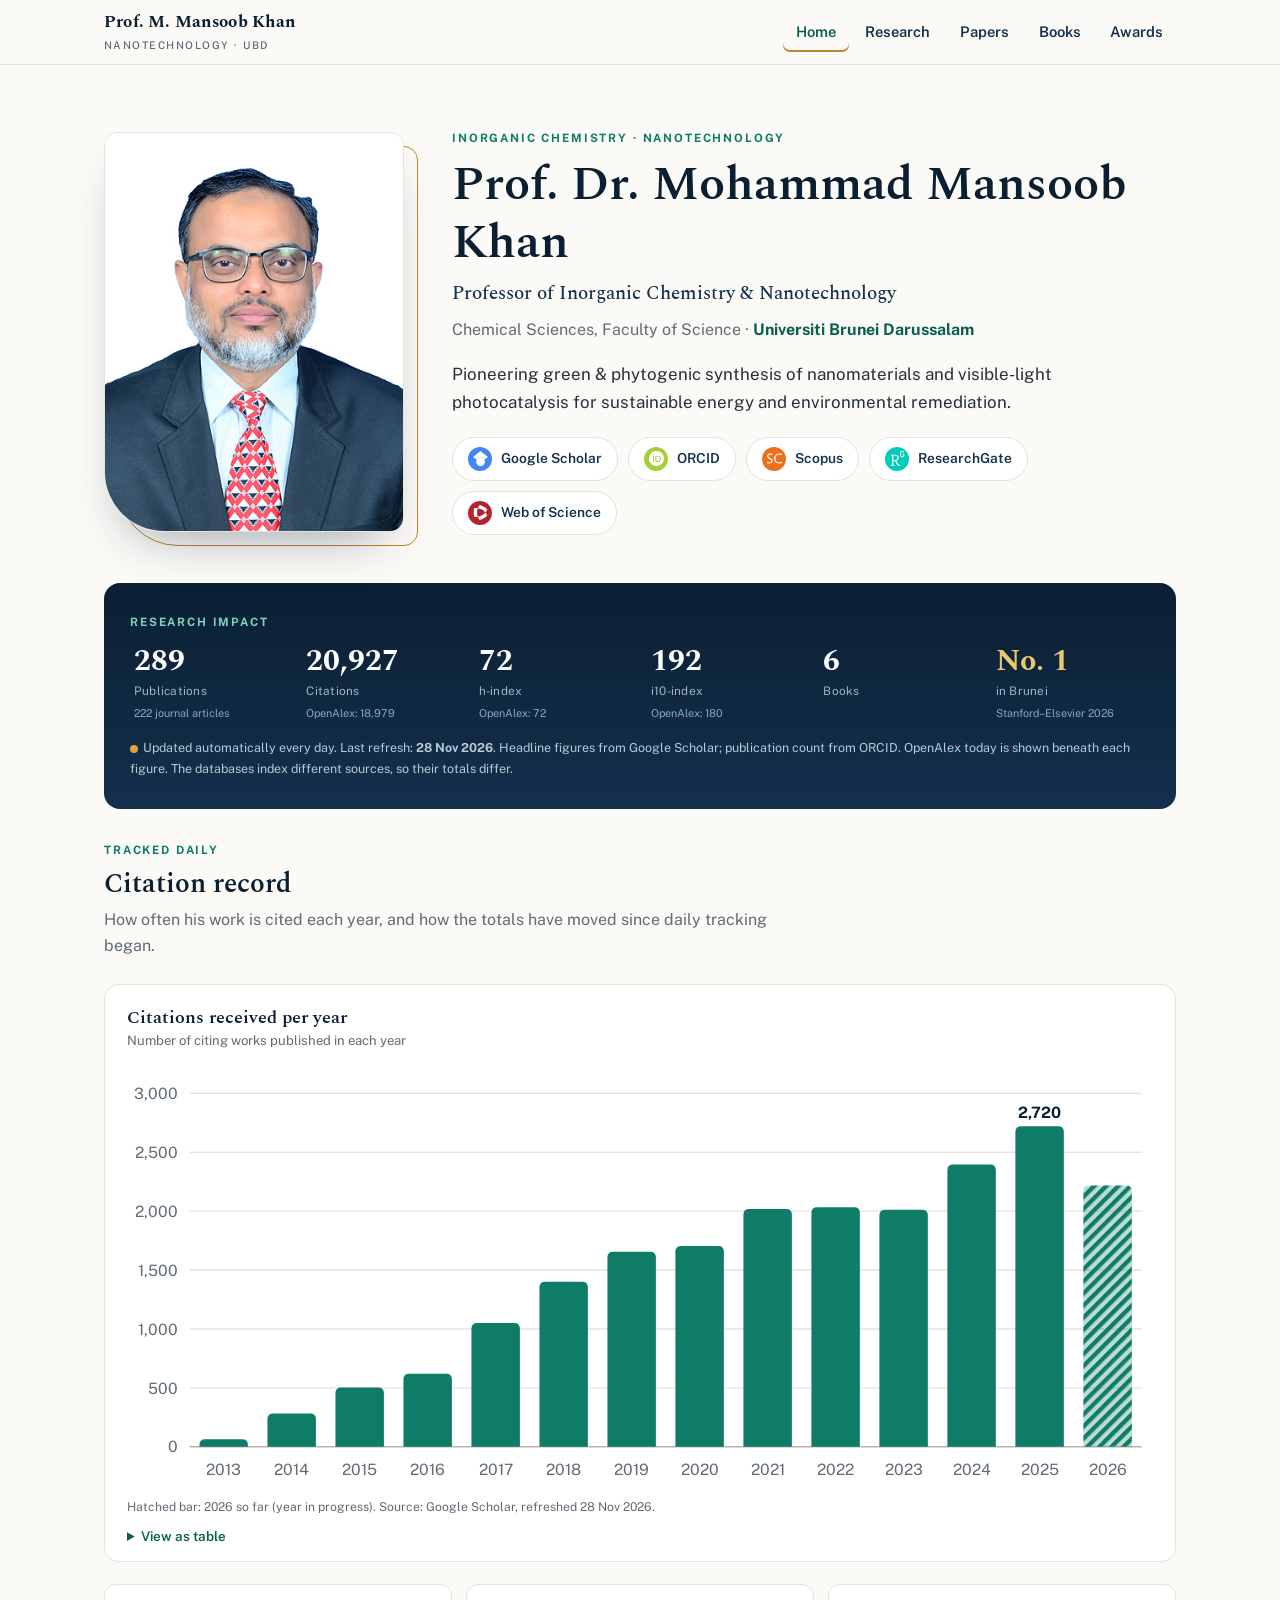
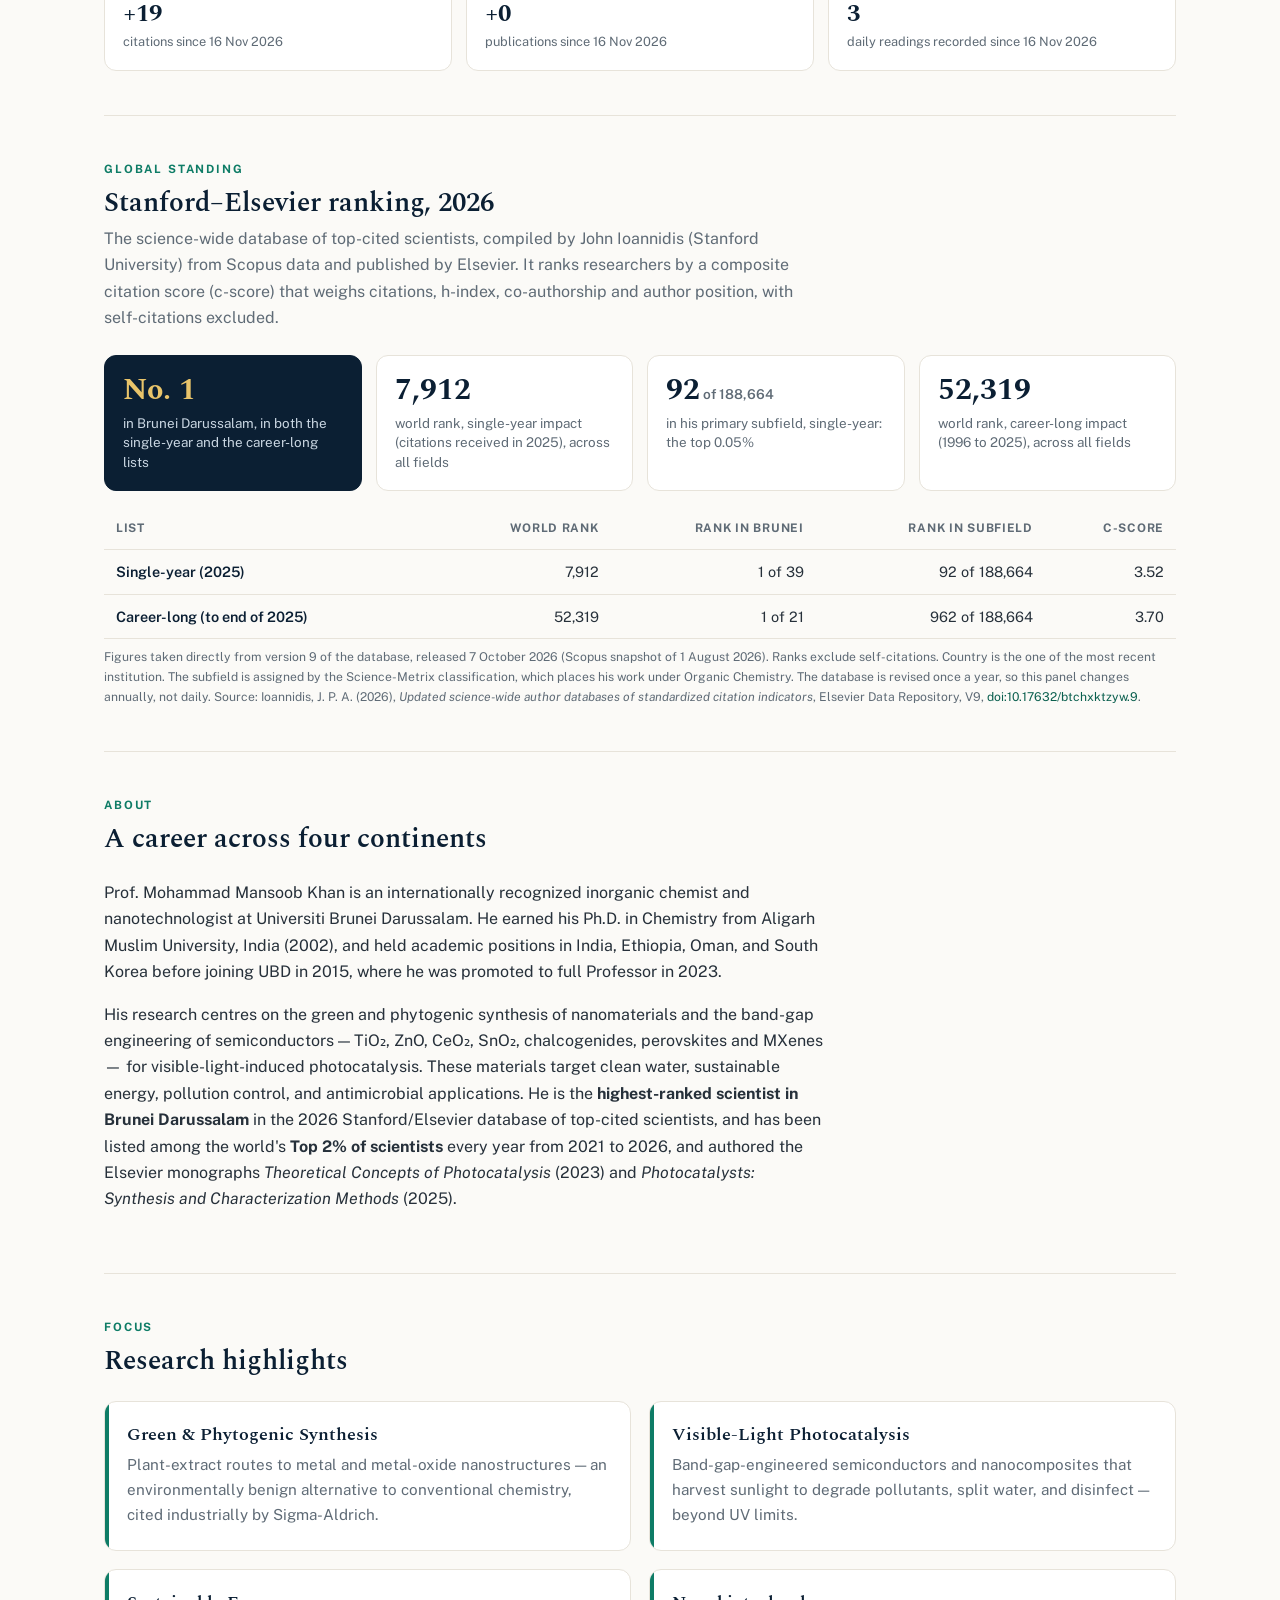
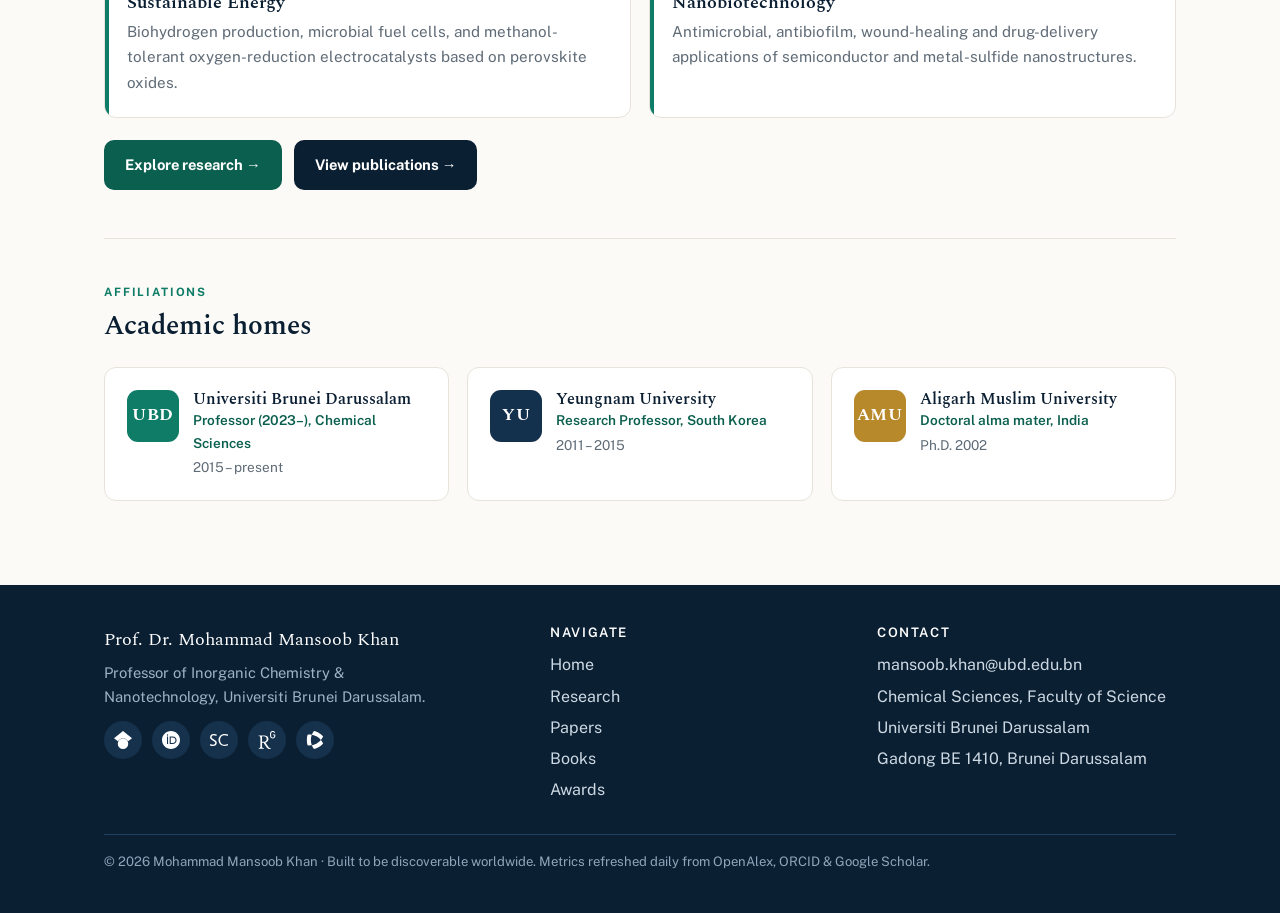
<file: index.html>
<!DOCTYPE html>
<html lang="en"><head>
<meta charset="UTF-8"><meta name="viewport" content="width=device-width, initial-scale=1.0">
<title>Prof. Mohammad Mansoob Khan — Inorganic Chemistry & Nanotechnology | Universiti Brunei Darussalam</title>
<meta name="description" content="Official site of Prof. Mohammad Mansoob Khan, Professor of Inorganic Chemistry & Nanotechnology at Universiti Brunei Darussalam. Green nanomaterials & visible-light photocatalysis. 20,927 citations, h-index 72, Top 2% Scientist.">
<link rel="canonical" href="https://profmansoobkhan.github.io/">
<meta property="og:type" content="profile"><meta property="og:title" content="Prof. Mohammad Mansoob Khan — Inorganic Chemistry & Nanotechnology | Universiti Brunei Darussalam">
<meta property="og:description" content="Official site of Prof. Mohammad Mansoob Khan, Professor of Inorganic Chemistry & Nanotechnology at Universiti Brunei Darussalam. Green nanomaterials & visible-light photocatalysis. 20,927 citations, h-index 72, Top 2% Scientist."><meta property="og:url" content="https://profmansoobkhan.github.io/">
<meta property="og:image" content="https://profmansoobkhan.github.io/assets/img/MMK.png">
<meta name="twitter:card" content="summary_large_image">
<link rel="icon" href="assets/img/MMK.png" type="image/png">
<link rel="preconnect" href="https://fonts.googleapis.com"><link rel="preconnect" href="https://fonts.gstatic.com" crossorigin><link href="https://fonts.googleapis.com/css2?family=Spectral:wght@400;500;600;700&family=Public+Sans:wght@400;500;600;700&display=swap" rel="stylesheet">
<script type="application/ld+json">
{"@context":"https://schema.org","@type":"Person","@id":"https://profmansoobkhan.github.io/#person",
"name":"Mohammad Mansoob Khan","honorificPrefix":"Prof. Dr.","givenName":"Mohammad Mansoob","familyName":"Khan",
"jobTitle":"Professor of Inorganic Chemistry and Nanotechnology",
"worksFor":{"@type":"CollegeOrUniversity","name":"Universiti Brunei Darussalam","department":"Chemical Sciences, Faculty of Science","url":"https://ubd.edu.bn/"},
"alumniOf":{"@type":"CollegeOrUniversity","name":"Aligarh Muslim University","url":"https://www.amu.ac.in/"},
"nationality":"Indian","image":"https://profmansoobkhan.github.io/assets/img/MMK.png","url":"https://profmansoobkhan.github.io/","email":"mailto:mansoob.khan@ubd.edu.bn",
"knowsAbout":["Inorganic Chemistry","Nanotechnology","Photocatalysis","Green synthesis","Phytogenic nanomaterials","Metal oxide semiconductors","Chalcogenides","Perovskites","MXenes","Sustainable energy","Environmental remediation"],
"identifier":[{"@type":"PropertyValue","propertyID":"ORCID","value":"0000-0002-8633-7493"},{"@type":"PropertyValue","propertyID":"Scopus Author ID","value":"55226652100"},{"@type":"PropertyValue","propertyID":"Web of Science ResearcherID","value":"C-6273-2013"},{"@type":"PropertyValue","propertyID":"Google Scholar","value":"ynzk598AAAAJ"}],
"sameAs":["https://orcid.org/0000-0002-8633-7493","https://scholar.google.com/citations?user=ynzk598AAAAJ&hl=en","https://www.scopus.com/authid/detail.uri?authorId=55226652100","https://www.webofscience.com/wos/author/record/C-6273-2013","https://www.researchgate.net/profile/Mohammad-Mansoob-Khan","https://ubd.edu.bn/staff-members/dr-mohammad-mansoob-khan/","https://expert.ubd.edu.bn/mansoob.khan.php","https://bn.linkedin.com/in/professor-mohammad-mansoob-khan-14964117","https://ubd.academia.edu/MohammadMansoobKhan"]}
</script>
<style>
:root{
  --ink:#0b1f33; --ink-2:#13304d; --teal:#0e7c66; --teal-d:#0a5f4e;
  --gold:#b7892b; --paper:#fbfaf7; --card:#ffffff; --line:#e7e3da;
  --text:#26303a; --muted:#5f6b76; --soft:#f1efe9;
}
*{margin:0;padding:0;box-sizing:border-box}
html{scroll-behavior:smooth}
body{font-family:"Public Sans",-apple-system,BlinkMacSystemFont,"Segoe UI",sans-serif;color:var(--text);background:var(--paper);line-height:1.65;-webkit-font-smoothing:antialiased}
h1,h2,h3,h4{font-family:"Spectral",Georgia,"Times New Roman",serif;color:var(--ink);line-height:1.2;font-weight:600}
a{color:var(--teal-d);text-decoration:none}
a:hover{text-decoration:underline}
.wrap{max-width:1120px;margin:0 auto;padding:0 24px}
.eyebrow{font-size:.72rem;font-weight:700;letter-spacing:.16em;text-transform:uppercase;color:var(--teal);margin-bottom:.5rem}
/* skip link */
.skip{position:absolute;left:-9999px;top:0;background:var(--ink);color:#fff;padding:.6rem 1rem;z-index:200}
.skip:focus{left:8px;top:8px}
/* header */
header.nav{position:sticky;top:0;z-index:100;background:rgba(251,250,247,.88);backdrop-filter:blur(10px);border-bottom:1px solid var(--line)}
.nav-in{display:flex;align-items:center;gap:18px;height:64px}
.brand{font-family:"Spectral",serif;font-weight:700;color:var(--ink);font-size:1.06rem;letter-spacing:.01em;white-space:nowrap}
.brand:hover{text-decoration:none;color:var(--teal-d)}
.brand small{display:block;font-family:"Public Sans",sans-serif;font-weight:500;font-size:.66rem;letter-spacing:.14em;text-transform:uppercase;color:var(--muted)}
nav.menu{margin-left:auto}
nav.menu ul{list-style:none;display:flex;gap:4px;flex-wrap:wrap}
nav.menu a{display:block;padding:.5rem .8rem;border-radius:7px;color:var(--ink-2);font-weight:600;font-size:.92rem}
nav.menu a:hover{background:var(--soft);text-decoration:none;color:var(--teal-d)}
nav.menu a[aria-current=page]{color:var(--teal-d);box-shadow:inset 0 -2px 0 var(--gold)}
/* mobile nav fix */
@media(max-width:720px){
  .nav-in{height:auto;min-height:56px;flex-direction:column;align-items:flex-start;gap:6px;padding:10px 0}
  .brand{font-size:1rem}
  nav.menu{margin-left:0;width:100%;overflow-x:auto;-webkit-overflow-scrolling:touch}
  nav.menu ul{gap:2px;flex-wrap:nowrap;min-width:max-content}
  nav.menu a{padding:.4rem .6rem;font-size:.88rem}
}
/* hero */
.hero{display:grid;grid-template-columns:300px 1fr;gap:48px;align-items:center;padding:64px 0 40px}
.hero-photo{position:relative}
.hero-photo img{width:100%;border-radius:14px 14px 14px 60px;border:1px solid var(--line);box-shadow:0 24px 50px -24px rgba(11,31,51,.45);display:block}
.hero-photo::after{content:"";position:absolute;inset:14px -14px -14px 14px;border:1.5px solid var(--gold);border-radius:14px 14px 14px 60px;z-index:-1}
.hero h1{font-size:clamp(2rem,4.2vw,3rem);margin:.2rem 0 .4rem}
.hero .role{font-size:1.18rem;color:var(--ink-2);font-family:"Spectral",serif;font-weight:500}
.hero .affil{color:var(--muted);margin:.5rem 0 1.1rem}
.hero .affil b{color:var(--teal-d)}
.lead{font-size:1.06rem;color:var(--text);max-width:60ch}
@media(max-width:820px){.hero{grid-template-columns:1fr;gap:28px;padding:36px 0 24px;text-align:left}.hero-photo{max-width:240px}}
/* profile chips */
.chips{display:flex;flex-wrap:wrap;gap:10px;margin-top:20px}
.chip{display:inline-flex;align-items:center;gap:9px;padding:9px 15px;border:1px solid var(--line);border-radius:999px;background:var(--card);font-weight:600;font-size:.86rem;color:var(--ink-2);transition:transform .15s,box-shadow .15s,border-color .15s}
.chip:hover{text-decoration:none;transform:translateY(-2px);box-shadow:0 8px 18px -10px rgba(11,31,51,.5);border-color:var(--teal)}
.chip .ic{width:24px;height:24px;border-radius:50%;display:flex;align-items:center;justify-content:center;flex:0 0 24px}
/* metric band */
.band{background:linear-gradient(180deg,#0b1f33,#13304d);color:#eaf1f6;border-radius:16px;padding:30px 26px;margin:8px 0 6px}
.band .eyebrow{color:#7fd2bf}
.mrow{display:grid;grid-template-columns:repeat(6,1fr);gap:14px;margin-top:6px}
.metric{padding:6px 4px}
.metric .n{font-family:"Spectral",serif;font-size:1.9rem;font-weight:700;color:#fff;line-height:1}
.metric .l{font-size:.74rem;color:#9fb3c4;margin-top:6px;letter-spacing:.02em}
.metric.accent .n{color:var(--gold-l,#e9c870)}
@media(max-width:760px){.mrow{grid-template-columns:repeat(3,1fr);gap:18px 10px}}
@media(max-width:420px){.mrow{grid-template-columns:repeat(2,1fr)}}
.livenote{font-size:.78rem;color:var(--muted);margin-top:12px}
.livedot{display:none;width:8px;height:8px;border-radius:50%;background:#21c08b;vertical-align:middle;margin-right:5px;animation:pulse 2s infinite}
@keyframes pulse{0%,100%{opacity:1}50%{opacity:.4}}
/* sections */
section.block{padding:44px 0;border-top:1px solid var(--line)}
.sec-head{margin-bottom:24px}
.sec-head h2{font-size:1.7rem}
.sec-head p{color:var(--muted);max-width:70ch;margin-top:6px}
.prose p{margin-bottom:1rem;max-width:72ch}
/* feature grid */
.fgrid{display:grid;grid-template-columns:repeat(2,1fr);gap:18px}
@media(max-width:720px){.fgrid{grid-template-columns:1fr}}
.feat{background:var(--card);border:1px solid var(--line);border-radius:12px;padding:22px 22px;position:relative;overflow:hidden}
.feat::before{content:"";position:absolute;left:0;top:0;bottom:0;width:4px;background:var(--teal)}
.feat h3{font-size:1.12rem;margin-bottom:.4rem;color:var(--ink)}
.feat p{color:var(--muted);font-size:.95rem}
/* affiliations */
.afrow{display:grid;grid-template-columns:repeat(3,1fr);gap:18px}
@media(max-width:720px){.afrow{grid-template-columns:1fr}}
.afcard{border:1px solid var(--line);border-radius:12px;padding:22px;background:var(--card);display:flex;gap:14px;align-items:flex-start}
.afcard .mono{width:52px;height:52px;border-radius:11px;flex:0 0 52px;display:flex;align-items:center;justify-content:center;font-family:"Spectral",serif;font-weight:700;color:#fff;font-size:1.05rem;letter-spacing:.02em}
.afcard h3{font-size:1.02rem}
.afcard .yr{color:var(--muted);font-size:.85rem;margin-top:2px}
.afcard .ro{color:var(--teal-d);font-weight:600;font-size:.85rem}
/* timeline */
.tl{list-style:none;border-left:2px solid var(--line);margin-left:6px;padding-left:0}
.tl li{position:relative;margin:0 0 20px 22px;padding-bottom:2px}
.tl li::before{content:"";position:absolute;left:-29px;top:6px;width:11px;height:11px;border-radius:50%;background:var(--teal);box-shadow:0 0 0 4px var(--paper)}
.tl .when{font-weight:700;color:var(--teal-d);font-size:.86rem;letter-spacing:.02em}
.tl h3{font-size:1.04rem;margin:.1rem 0 .15rem}
.tl p{color:var(--muted);font-size:.92rem}
/* profile cards (papers) */
.pcards{display:grid;grid-template-columns:repeat(3,1fr);gap:16px}
@media(max-width:820px){.pcards{grid-template-columns:repeat(2,1fr)}}
@media(max-width:480px){.pcards{grid-template-columns:1fr}}
.pcard{border:1px solid var(--line);border-radius:14px;padding:22px;background:var(--card);display:flex;flex-direction:column;gap:6px;transition:transform .15s,box-shadow .15s}
.pcard:hover{text-decoration:none;transform:translateY(-3px);box-shadow:0 16px 30px -18px rgba(11,31,51,.5)}
.pcard .ic{width:46px;height:46px;border-radius:12px;display:flex;align-items:center;justify-content:center;margin-bottom:6px}
.pcard h3{font-size:1.06rem}
.pcard p{color:var(--muted);font-size:.85rem}
.pcard .go{margin-top:auto;color:var(--teal-d);font-weight:700;font-size:.84rem}
/* pub list */
.pubs{list-style:none}
.pubs li{background:var(--card);border:1px solid var(--line);border-left:4px solid var(--teal);border-radius:10px;padding:14px 18px;margin-bottom:12px}
.pubs .venue{color:var(--muted);font-style:italic}
.pubs .doi a{font-size:.86rem;word-break:break-word}
.pubs .cit{display:inline-block;margin-top:4px;font-size:.8rem;font-weight:700;color:var(--gold);background:#fbf3df;padding:2px 9px;border-radius:999px}
.yhead{font-family:"Spectral",serif;color:var(--teal-d);font-weight:700;margin:22px 0 10px;font-size:1.05rem;letter-spacing:.02em}
.livetag{background:#21c08b;color:#fff;font-size:.62rem;font-weight:800;letter-spacing:.12em;padding:3px 9px;border-radius:999px;vertical-align:middle;margin-left:8px}
/* buttons */
.btns{display:flex;flex-wrap:wrap;gap:12px;margin:6px 0 4px}
.btn{display:inline-flex;align-items:center;gap:9px;padding:12px 20px;border-radius:10px;font-weight:700;font-size:.92rem;border:1px solid transparent}
.btn .ic{width:22px;height:22px;border-radius:50%;display:flex;align-items:center;justify-content:center}
.btn.scholar{background:#4285F4;color:#fff}
.btn.scopus{background:#E9711C;color:#fff}
.btn:hover{text-decoration:none;filter:brightness(1.07);transform:translateY(-1px)}
/* books */
.bgrid{display:grid;grid-template-columns:repeat(3,1fr);gap:24px}
@media(max-width:760px){.bgrid{grid-template-columns:repeat(2,1fr)}}
@media(max-width:460px){.bgrid{grid-template-columns:1fr}}
.book{background:var(--card);border:1px solid var(--line);border-radius:12px;overflow:hidden;display:flex;flex-direction:column}
.book img{width:100%;height:300px;object-fit:cover;border-bottom:1px solid var(--line)}
.book .bbody{padding:16px 16px 18px}
.book h3{font-size:1.02rem;line-height:1.25}
.book .meta{color:var(--muted);font-size:.84rem;margin:6px 0 10px}
.book .role-pill{display:inline-block;font-size:.7rem;font-weight:700;letter-spacing:.08em;text-transform:uppercase;color:var(--teal-d);background:#e7f3ef;padding:2px 8px;border-radius:999px}
.book a.vlink{display:inline-block;margin-top:10px;font-weight:700;font-size:.84rem}
/* contact */
.cgrid{display:grid;grid-template-columns:repeat(3,1fr);gap:18px}
@media(max-width:720px){.cgrid{grid-template-columns:1fr}}
.cbox{border:1px solid var(--line);border-radius:12px;padding:20px;background:var(--card)}
.cbox h3{font-size:1.02rem;margin-bottom:.4rem}
.cbox p,.cbox a{font-size:.92rem}
/* footer */
footer.site{background:var(--ink);color:#cdd9e3;margin-top:40px}
footer.site .wrap{padding:40px 24px}
.fcol-row{display:grid;grid-template-columns:1.4fr 1fr 1fr;gap:28px}
@media(max-width:720px){.fcol-row{grid-template-columns:1fr}}
footer.site h4{color:#fff;font-size:.82rem;letter-spacing:.12em;text-transform:uppercase;margin-bottom:.7rem;font-family:"Public Sans",sans-serif}
footer.site ul{list-style:none}
footer.site li{margin:.3rem 0}
footer.site a{color:#cdd9e3}
footer.site a:hover{color:#fff}
.fbrand{font-family:"Spectral",serif;font-size:1.15rem;color:#fff;margin-bottom:.3rem}
.fbot{border-top:1px solid #20405f;margin-top:26px;padding-top:16px;font-size:.82rem;color:#90a6b8}
.fchips{display:flex;gap:10px;margin-top:12px;flex-wrap:wrap}
.fchips a{width:38px;height:38px;border-radius:50%;display:flex;align-items:center;justify-content:center;background:#16314c}
.fchips a:hover{background:var(--teal)}
</style>
<link rel="stylesheet" href="assets/css/live.css">
</head><body>
<a class="skip" href="#main">Skip to content</a>
<header class="nav"><div class="wrap nav-in">
<a class="brand" href="index.html">Prof. M. Mansoob Khan<small>Nanotechnology · UBD</small></a>
<nav class="menu" aria-label="Main"><ul><li><a href="index.html" aria-current=page>Home</a></li><li><a href="research.html">Research</a></li><li><a href="Papers.html">Papers</a></li><li><a href="Books.html">Books</a></li><li><a href="Awards.html">Awards</a></li></ul></nav>
</div></header>
<main id="main">

<div class="wrap">
  <div class="hero">
    <div class="hero-photo"><img src="[data-uri]" alt="Portrait of Prof. Mohammad Mansoob Khan" width="300" height="400"></div>
    <div>
      <div class="eyebrow">Inorganic Chemistry · Nanotechnology</div>
      <h1>Prof. Dr. Mohammad Mansoob Khan</h1>
      <div class="role">Professor of Inorganic Chemistry &amp; Nanotechnology</div>
      <div class="affil">Chemical Sciences, Faculty of Science · <b>Universiti Brunei Darussalam</b></div>
      <p class="lead">Pioneering green &amp; phytogenic synthesis of nanomaterials and visible-light photocatalysis for sustainable energy and environmental remediation.</p>
      <div class="chips"><a class="chip" href="https://scholar.google.com/citations?user=ynzk598AAAAJ&hl=en" target="_blank" rel="me noopener"><span class="ic" style="background:#4285F4"><svg viewBox="0 0 24 24" width="15" height="15" xmlns="http://www.w3.org/2000/svg" aria-hidden="true" focusable="false"><path fill="#fff" d="M5.242 13.769L0 9.5 12 0l12 9.5-5.242 4.269C17.548 11.249 14.978 9.5 12 9.5c-2.977 0-5.548 1.748-6.758 4.269zM12 10a7 7 0 1 0 0 14 7 7 0 0 0 0-14z"/></svg></span>Google Scholar</a><a class="chip" href="https://orcid.org/0000-0002-8633-7493" target="_blank" rel="me noopener"><span class="ic" style="background:#A6CE39"><svg viewBox="0 0 24 24" width="15" height="15" xmlns="http://www.w3.org/2000/svg" aria-hidden="true" focusable="false"><path fill="#fff" d="M12 0C5.372 0 0 5.372 0 12s5.372 12 12 12 12-5.372 12-12S18.628 0 12 0zM7.369 4.378c.525 0 .947.431.947.947s-.422.947-.947.947a.95.95 0 0 1-.947-.947c0-.525.422-.947.947-.947zm-.722 3.038h1.444v10.041H6.647V7.416zm3.562 0h3.9c3.712 0 5.344 2.653 5.344 5.025 0 2.578-2.016 5.025-5.325 5.025h-3.919V7.416zm1.444 1.303v7.444h2.297c3.272 0 4.022-2.484 4.022-3.722 0-2.016-1.284-3.722-4.097-3.722h-2.222z"/></svg></span>ORCID</a><a class="chip" href="https://www.scopus.com/authid/detail.uri?authorId=55226652100" target="_blank" rel="me noopener"><span class="ic" style="background:#E9711C"><svg viewBox="0 0 24 24" width="15" height="15" xmlns="http://www.w3.org/2000/svg" aria-hidden="true" focusable="false"><path fill="#fff" d="M24 19.059l-.14-1.777c-1.426.772-2.945 1.076-4.465 1.076-3.319 0-5.96-2.782-5.96-6.475 0-3.903 2.595-6.31 5.633-6.31 1.917 0 3.39.303 4.792 1.075L24 4.895c-1.286-.608-2.337-.889-4.698-.889-4.534 0-7.97 3.53-7.97 8.017 0 5.12 4.09 7.924 7.9 7.924 1.916 0 3.506-.257 4.768-.888zm-14.954-3.46c0-2.22-1.964-3.225-3.857-4.347C3.716 10.364 2.15 9.756 2.15 8.12c0-1.215.889-2.548 2.642-2.548 1.519 0 2.57.234 3.903 1.029l.117-1.847c-1.239-.514-2.127-.748-4.137-.748C1.8 4.006.047 5.876.047 8.26c0 2.384 2.103 3.413 4.02 4.581 1.426.865 2.922 1.45 2.922 2.992 0 1.496-1.333 2.571-2.922 2.571-1.566 0-2.594-.35-3.786-1.075L0 19.176c1.215.56 2.454.818 4.16.818 2.385 0 4.885-1.473 4.885-4.395z"/></svg></span>Scopus</a><a class="chip" href="https://www.researchgate.net/profile/Mohammad-Mansoob-Khan" target="_blank" rel="me noopener"><span class="ic" style="background:#00CCBB"><svg viewBox="0 0 24 24" width="15" height="15" xmlns="http://www.w3.org/2000/svg" aria-hidden="true" focusable="false"><path fill="#fff" d="M19.586 0c-.818 0-1.508.19-2.073.565-.563.377-.97.936-1.213 1.68a3.193 3.193 0 0 0-.112.437 8.365 8.365 0 0 0-.078.53 9 9 0 0 0-.05.727c-.01.282-.013.621-.013 1.016a31.121 31.123 0 0 0 .014 1.017 9 9 0 0 0 .05.727 7.946 7.946 0 0 0 .077.53h-.005a3.334 3.334 0 0 0 .113.438c.245.743.65 1.303 1.214 1.68.565.376 1.256.564 2.075.564.8 0 1.536-.213 2.105-.603.57-.39.94-.916 1.175-1.65.076-.235.135-.558.177-.93a10.9 10.9 0 0 0 .043-1.207v-.82c0-.095-.047-.142-.14-.142h-3.064c-.094 0-.14.047-.14.141v.956c0 .094.046.14.14.14h1.666c.056 0 .084.03.084.086 0 .36 0 .62-.036.865-.038.244-.1.447-.147.606-.108.385-.348.664-.638.876-.29.212-.738.35-1.227.35-.545 0-.901-.15-1.21-.353-.306-.203-.517-.454-.67-.915a3.136 3.136 0 0 1-.147-.762 17.366 17.367 0 0 1-.034-.656c-.01-.26-.014-.572-.014-.939a26.401 26.403 0 0 1 .014-.938 15.821 15.822 0 0 1 .035-.656 3.19 3.19 0 0 1 .148-.76 1.89 1.89 0 0 1 .742-1.01c.344-.244.593-.352 1.137-.352.508 0 .815.096 1.144.303.33.207.528.492.764.925.047.094.111.118.198.07l1.044-.43c.075-.048.09-.115.042-.199a3.549 3.549 0 0 0-.466-.742 3 3 0 0 0-.679-.607 3.313 3.313 0 0 0-.903-.41A4.068 4.068 0 0 0 19.586 0zM8.217 5.836c-1.69 0-3.036.086-4.297.086-1.146 0-2.291 0-3.007-.029v.831l1.088.2c.744.144 1.174.488 1.174 2.264v11.288c0 1.777-.43 2.12-1.174 2.263l-1.088.2v.832c.773-.029 2.12-.086 3.465-.086 1.29 0 2.951.057 3.667.086v-.831l-1.49-.2c-.773-.115-1.174-.487-1.174-2.264v-4.784c.688.057 1.29.057 2.206.057 1.748 3.123 3.41 5.472 4.355 6.56.86 1.032 2.177 1.691 3.839 1.691.487 0 1.003-.086 1.318-.23v-.744c-1.031 0-2.063-.716-2.808-1.518-1.26-1.376-2.95-3.582-4.355-6.074 2.32-.545 4.04-2.722 4.04-4.9 0-3.208-2.492-4.698-5.758-4.698zm-.515 1.29c2.406 0 3.839 1.26 3.839 3.552 0 2.263-1.547 3.782-4.097 3.782-.974 0-1.404-.03-2.063-.086v-7.19c.66-.059 1.547-.059 2.32-.059z"/></svg></span>ResearchGate</a><a class="chip" href="https://www.webofscience.com/wos/author/record/C-6273-2013" target="_blank" rel="me noopener"><span class="ic" style="background:#B4232E"><svg viewBox="0 0 24 24" width="15" height="15" xmlns="http://www.w3.org/2000/svg" aria-hidden="true" focusable="false"><path fill="#fff" d="M11.262 18a20.588 20.588 0 0 0 3.246-1.476 20.954 20.954 0 0 0 2.852-2.064A14.46 14.46 0 0 0 19.82 12c.328.328.622.688.884 1.082.328.394.592.786.788 1.18.262.46.524.886.786 1.28.198.458.394.884.59 1.278a23.172 23.172 0 0 1-2.654 2.46 38.765 38.765 0 0 1-2.952 1.966A29.612 29.612 0 0 1 10.574 24l-.788-1.18c-.26-.46-.524-.886-.786-1.28-.209-.42-.406-.846-.59-1.278l-.59-1.376A20.4 20.4 0 0 0 11.26 18h.002zm2.754-16.918a29.61 29.61 0 0 1 3.246 1.574c.984.59 1.968 1.246 2.952 1.966a47.566 47.566 0 0 1 2.654 2.46c-.196.46-.392.886-.59 1.28-.26.458-.524.884-.786 1.278a6.16 6.16 0 0 1-.788 1.18c-.273.409-.568.803-.884 1.18a18.072 18.072 0 0 0-2.46-2.558 20.936 20.936 0 0 0-2.852-2.064 20.4 20.4 0 0 0-6.688-2.36l.59-1.38c.196-.392.394-.82.59-1.278l.786-1.18.788-1.18c1.18.262 2.328.622 3.442 1.082zm-7.574 18c-.524.066-1.016.1-1.474.1H3.492c-.46 0-.92-.034-1.378-.1a34.28 34.28 0 0 1-.786-3.54 32.942 32.942 0 0 1 0-7.18c.196-1.18.46-2.33.786-3.444l1.378-.196h1.476c.46 0 .95.032 1.474.098l1.378.196-.59 1.77c-.262.984-.46 2-.59 3.05-.066.984-.1 2-.1 3.05.066 1.048.198 2.064.394 3.048.262 1.05.558 2.034.886 2.952-.46.13-.92.196-1.378.196z"/></svg></span>Web of Science</a></div>
    </div>
  </div>
</div>

<div class="wrap">
  <div class="band">
    <div class="eyebrow">Research impact</div>
    <div class="mrow"><div class="metric"><div class="n" data-live="publications">289</div><div class="l">Publications</div><div class="s" data-live="publications_alt"></div></div><div class="metric"><div class="n" data-live="citations">20,927</div><div class="l">Citations</div><div class="s" data-live="citations_alt"></div></div><div class="metric"><div class="n" data-live="h_index">72</div><div class="l">h-index</div><div class="s" data-live="h_index_alt"></div></div><div class="metric"><div class="n" data-live="i10_index">192</div><div class="l">i10-index</div><div class="s" data-live="i10_index_alt"></div></div><div class="metric"><div class="n">6</div><div class="l">Books</div></div><div class="metric accent"><div class="n">No. 1</div><div class="l">in Brunei</div><div class="s">Stanford–Elsevier 2026</div></div></div>
    <p class="livenote" id="livenote">Figures are refreshed automatically every day from OpenAlex, ORCID and Google Scholar.</p>
  </div>
</div>

<div class="wrap">
  <section class="block" style="border-top:0;padding-top:26px">
    <div class="sec-head"><div class="eyebrow">Tracked daily</div><h2>Citation record</h2>
    <p>How often his work is cited each year, and how the totals have moved since daily tracking began.</p></div>
    <div class="chartcard"><h3>Citations received per year</h3><div class="sub">Number of citing works published in each year</div><div id="cite-chart"><p class="chartnote">The chart loads when the page is online.</p></div></div>
    <div class="growth" id="growth"></div>
  </section>
</div>

<div class="wrap">
  <section class="block" id="ranking">
    <div class="sec-head"><div class="eyebrow">Global standing</div><h2>Stanford–Elsevier ranking, 2026</h2>
    <p>The science-wide database of top-cited scientists, compiled by John Ioannidis (Stanford University) from Scopus data and published by Elsevier. It ranks researchers by a composite citation score (c-score) that weighs citations, h-index, co-authorship and author position, with self-citations excluded.</p></div>
    <div class="rankgrid">
      <div class="rk top"><b>No. 1</b><span>in Brunei Darussalam, in both the single-year and the career-long lists</span></div>
      <div class="rk"><b>7,912</b><span>world rank, single-year impact (citations received in 2025), across all fields</span></div>
      <div class="rk"><b>92<small> of 188,664</small></b><span>in his primary subfield, single-year: the top 0.05%</span></div>
      <div class="rk"><b>52,319</b><span>world rank, career-long impact (1996 to 2025), across all fields</span></div>
    </div>
    <table class="ranktable">
      <thead><tr><th scope="col">List</th><th scope="col">World rank</th><th scope="col">Rank in Brunei</th><th scope="col">Rank in subfield</th><th scope="col">c-score</th></tr></thead>
      <tbody>
        <tr><th scope="row">Single-year (2025)</th><td>7,912</td><td>1 of 39</td><td>92 of 188,664</td><td>3.52</td></tr>
        <tr><th scope="row">Career-long (to end of 2025)</th><td>52,319</td><td>1 of 21</td><td>962 of 188,664</td><td>3.70</td></tr>
      </tbody>
    </table>
    <p class="chartnote">Figures taken directly from version 9 of the database, released 7 October 2026 (Scopus snapshot of 1 August 2026). Ranks exclude self-citations. Country is the one of the most recent institution. The subfield is assigned by the Science-Metrix classification, which places his work under Organic Chemistry. The database is revised once a year, so this panel changes annually, not daily. Source: Ioannidis, J. P. A. (2026), <em>Updated science-wide author databases of standardized citation indicators</em>, Elsevier Data Repository, V9, <a href="https://doi.org/10.17632/btchxktzyw.9" target="_blank" rel="noopener">doi:10.17632/btchxktzyw.9</a>.</p>
  </section>
</div>

<div class="wrap">
  <section class="block" id="about">
    <div class="sec-head"><div class="eyebrow">About</div><h2>A career across four continents</h2></div>
    <div class="prose">
      <p>Prof. Mohammad Mansoob Khan is an internationally recognized inorganic chemist and nanotechnologist at Universiti Brunei Darussalam. He earned his Ph.D. in Chemistry from Aligarh Muslim University, India (2002), and held academic positions in India, Ethiopia, Oman, and South Korea before joining UBD in 2015, where he was promoted to full Professor in 2023.</p>
      <p>His research centres on the green and phytogenic synthesis of nanomaterials and the band-gap engineering of semiconductors — TiO₂, ZnO, CeO₂, SnO₂, chalcogenides, perovskites and MXenes — for visible-light-induced photocatalysis. These materials target clean water, sustainable energy, pollution control, and antimicrobial applications. He is the <b>highest-ranked scientist in Brunei Darussalam</b> in the 2026 Stanford/Elsevier database of top-cited scientists, and has been listed among the world's <b>Top 2% of scientists</b> every year from 2021 to 2026, and authored the Elsevier monographs <em>Theoretical Concepts of Photocatalysis</em> (2023) and <em>Photocatalysts: Synthesis and Characterization Methods</em> (2025).</p>
    </div>
  </section>

  <section class="block">
    <div class="sec-head"><div class="eyebrow">Focus</div><h2>Research highlights</h2></div>
    <div class="fgrid"><div class="feat"><h3>Green &amp; Phytogenic Synthesis</h3><p>Plant-extract routes to metal and metal-oxide nanostructures — an environmentally benign alternative to conventional chemistry, cited industrially by Sigma-Aldrich.</p></div><div class="feat"><h3>Visible-Light Photocatalysis</h3><p>Band-gap-engineered semiconductors and nanocomposites that harvest sunlight to degrade pollutants, split water, and disinfect — beyond UV limits.</p></div><div class="feat"><h3>Sustainable Energy</h3><p>Biohydrogen production, microbial fuel cells, and methanol-tolerant oxygen-reduction electrocatalysts based on perovskite oxides.</p></div><div class="feat"><h3>Nanobiotechnology</h3><p>Antimicrobial, antibiofilm, wound-healing and drug-delivery applications of semiconductor and metal-sulfide nanostructures.</p></div></div>
    <div class="btns" style="margin-top:22px"><a class="btn scholar" href="research.html" style="background:var(--teal-d)">Explore research →</a><a class="btn" href="Papers.html" style="background:var(--ink);color:#fff">View publications →</a></div>
  </section>

  <section class="block">
    <div class="sec-head"><div class="eyebrow">Affiliations</div><h2>Academic homes</h2></div>
    <div class="afrow"><div class="afcard"><div class="mono" style="background:#0e7c66">UBD</div><div><h3>Universiti Brunei Darussalam</h3><div class="ro">Professor (2023–), Chemical Sciences</div><div class="yr">2015 – present</div></div></div><div class="afcard"><div class="mono" style="background:#13304d">YU</div><div><h3>Yeungnam University</h3><div class="ro">Research Professor, South Korea</div><div class="yr">2011 – 2015</div></div></div><div class="afcard"><div class="mono" style="background:#b7892b">AMU</div><div><h3>Aligarh Muslim University</h3><div class="ro">Doctoral alma mater, India</div><div class="yr">Ph.D. 2002</div></div></div></div>
  </section>
</div>

</main>
<footer class="site"><div class="wrap">
<div class="fcol-row">
<div>
<div class="fbrand">Prof. Dr. Mohammad Mansoob Khan</div>
<p style="color:#9fb3c4;font-size:.92rem;max-width:36ch">Professor of Inorganic Chemistry &amp; Nanotechnology, Universiti Brunei Darussalam.</p>
<div class="fchips"><a href="https://scholar.google.com/citations?user=ynzk598AAAAJ&hl=en" target="_blank" rel="me noopener" aria-label="scholar"><svg viewBox="0 0 24 24" width="18" height="18" xmlns="http://www.w3.org/2000/svg" aria-hidden="true" focusable="false"><path fill="#fff" d="M5.242 13.769L0 9.5 12 0l12 9.5-5.242 4.269C17.548 11.249 14.978 9.5 12 9.5c-2.977 0-5.548 1.748-6.758 4.269zM12 10a7 7 0 1 0 0 14 7 7 0 0 0 0-14z"/></svg></a><a href="https://orcid.org/0000-0002-8633-7493" target="_blank" rel="me noopener" aria-label="orcid"><svg viewBox="0 0 24 24" width="18" height="18" xmlns="http://www.w3.org/2000/svg" aria-hidden="true" focusable="false"><path fill="#fff" d="M12 0C5.372 0 0 5.372 0 12s5.372 12 12 12 12-5.372 12-12S18.628 0 12 0zM7.369 4.378c.525 0 .947.431.947.947s-.422.947-.947.947a.95.95 0 0 1-.947-.947c0-.525.422-.947.947-.947zm-.722 3.038h1.444v10.041H6.647V7.416zm3.562 0h3.9c3.712 0 5.344 2.653 5.344 5.025 0 2.578-2.016 5.025-5.325 5.025h-3.919V7.416zm1.444 1.303v7.444h2.297c3.272 0 4.022-2.484 4.022-3.722 0-2.016-1.284-3.722-4.097-3.722h-2.222z"/></svg></a><a href="https://www.scopus.com/authid/detail.uri?authorId=55226652100" target="_blank" rel="me noopener" aria-label="scopus"><svg viewBox="0 0 24 24" width="18" height="18" xmlns="http://www.w3.org/2000/svg" aria-hidden="true" focusable="false"><path fill="#fff" d="M24 19.059l-.14-1.777c-1.426.772-2.945 1.076-4.465 1.076-3.319 0-5.96-2.782-5.96-6.475 0-3.903 2.595-6.31 5.633-6.31 1.917 0 3.39.303 4.792 1.075L24 4.895c-1.286-.608-2.337-.889-4.698-.889-4.534 0-7.97 3.53-7.97 8.017 0 5.12 4.09 7.924 7.9 7.924 1.916 0 3.506-.257 4.768-.888zm-14.954-3.46c0-2.22-1.964-3.225-3.857-4.347C3.716 10.364 2.15 9.756 2.15 8.12c0-1.215.889-2.548 2.642-2.548 1.519 0 2.57.234 3.903 1.029l.117-1.847c-1.239-.514-2.127-.748-4.137-.748C1.8 4.006.047 5.876.047 8.26c0 2.384 2.103 3.413 4.02 4.581 1.426.865 2.922 1.45 2.922 2.992 0 1.496-1.333 2.571-2.922 2.571-1.566 0-2.594-.35-3.786-1.075L0 19.176c1.215.56 2.454.818 4.16.818 2.385 0 4.885-1.473 4.885-4.395z"/></svg></a><a href="https://www.researchgate.net/profile/Mohammad-Mansoob-Khan" target="_blank" rel="me noopener" aria-label="researchgate"><svg viewBox="0 0 24 24" width="18" height="18" xmlns="http://www.w3.org/2000/svg" aria-hidden="true" focusable="false"><path fill="#fff" d="M19.586 0c-.818 0-1.508.19-2.073.565-.563.377-.97.936-1.213 1.68a3.193 3.193 0 0 0-.112.437 8.365 8.365 0 0 0-.078.53 9 9 0 0 0-.05.727c-.01.282-.013.621-.013 1.016a31.121 31.123 0 0 0 .014 1.017 9 9 0 0 0 .05.727 7.946 7.946 0 0 0 .077.53h-.005a3.334 3.334 0 0 0 .113.438c.245.743.65 1.303 1.214 1.68.565.376 1.256.564 2.075.564.8 0 1.536-.213 2.105-.603.57-.39.94-.916 1.175-1.65.076-.235.135-.558.177-.93a10.9 10.9 0 0 0 .043-1.207v-.82c0-.095-.047-.142-.14-.142h-3.064c-.094 0-.14.047-.14.141v.956c0 .094.046.14.14.14h1.666c.056 0 .084.03.084.086 0 .36 0 .62-.036.865-.038.244-.1.447-.147.606-.108.385-.348.664-.638.876-.29.212-.738.35-1.227.35-.545 0-.901-.15-1.21-.353-.306-.203-.517-.454-.67-.915a3.136 3.136 0 0 1-.147-.762 17.366 17.367 0 0 1-.034-.656c-.01-.26-.014-.572-.014-.939a26.401 26.403 0 0 1 .014-.938 15.821 15.822 0 0 1 .035-.656 3.19 3.19 0 0 1 .148-.76 1.89 1.89 0 0 1 .742-1.01c.344-.244.593-.352 1.137-.352.508 0 .815.096 1.144.303.33.207.528.492.764.925.047.094.111.118.198.07l1.044-.43c.075-.048.09-.115.042-.199a3.549 3.549 0 0 0-.466-.742 3 3 0 0 0-.679-.607 3.313 3.313 0 0 0-.903-.41A4.068 4.068 0 0 0 19.586 0zM8.217 5.836c-1.69 0-3.036.086-4.297.086-1.146 0-2.291 0-3.007-.029v.831l1.088.2c.744.144 1.174.488 1.174 2.264v11.288c0 1.777-.43 2.12-1.174 2.263l-1.088.2v.832c.773-.029 2.12-.086 3.465-.086 1.29 0 2.951.057 3.667.086v-.831l-1.49-.2c-.773-.115-1.174-.487-1.174-2.264v-4.784c.688.057 1.29.057 2.206.057 1.748 3.123 3.41 5.472 4.355 6.56.86 1.032 2.177 1.691 3.839 1.691.487 0 1.003-.086 1.318-.23v-.744c-1.031 0-2.063-.716-2.808-1.518-1.26-1.376-2.95-3.582-4.355-6.074 2.32-.545 4.04-2.722 4.04-4.9 0-3.208-2.492-4.698-5.758-4.698zm-.515 1.29c2.406 0 3.839 1.26 3.839 3.552 0 2.263-1.547 3.782-4.097 3.782-.974 0-1.404-.03-2.063-.086v-7.19c.66-.059 1.547-.059 2.32-.059z"/></svg></a><a href="https://www.webofscience.com/wos/author/record/C-6273-2013" target="_blank" rel="me noopener" aria-label="wos"><svg viewBox="0 0 24 24" width="18" height="18" xmlns="http://www.w3.org/2000/svg" aria-hidden="true" focusable="false"><path fill="#fff" d="M11.262 18a20.588 20.588 0 0 0 3.246-1.476 20.954 20.954 0 0 0 2.852-2.064A14.46 14.46 0 0 0 19.82 12c.328.328.622.688.884 1.082.328.394.592.786.788 1.18.262.46.524.886.786 1.28.198.458.394.884.59 1.278a23.172 23.172 0 0 1-2.654 2.46 38.765 38.765 0 0 1-2.952 1.966A29.612 29.612 0 0 1 10.574 24l-.788-1.18c-.26-.46-.524-.886-.786-1.28-.209-.42-.406-.846-.59-1.278l-.59-1.376A20.4 20.4 0 0 0 11.26 18h.002zm2.754-16.918a29.61 29.61 0 0 1 3.246 1.574c.984.59 1.968 1.246 2.952 1.966a47.566 47.566 0 0 1 2.654 2.46c-.196.46-.392.886-.59 1.28-.26.458-.524.884-.786 1.278a6.16 6.16 0 0 1-.788 1.18c-.273.409-.568.803-.884 1.18a18.072 18.072 0 0 0-2.46-2.558 20.936 20.936 0 0 0-2.852-2.064 20.4 20.4 0 0 0-6.688-2.36l.59-1.38c.196-.392.394-.82.59-1.278l.786-1.18.788-1.18c1.18.262 2.328.622 3.442 1.082zm-7.574 18c-.524.066-1.016.1-1.474.1H3.492c-.46 0-.92-.034-1.378-.1a34.28 34.28 0 0 1-.786-3.54 32.942 32.942 0 0 1 0-7.18c.196-1.18.46-2.33.786-3.444l1.378-.196h1.476c.46 0 .95.032 1.474.098l1.378.196-.59 1.77c-.262.984-.46 2-.59 3.05-.066.984-.1 2-.1 3.05.066 1.048.198 2.064.394 3.048.262 1.05.558 2.034.886 2.952-.46.13-.92.196-1.378.196z"/></svg></a></div>
</div>
<div><h4>Navigate</h4><ul>
<li><a href="index.html">Home</a></li><li><a href="research.html">Research</a></li>
<li><a href="Papers.html">Papers</a></li><li><a href="Books.html">Books</a></li><li><a href="Awards.html">Awards</a></li></ul></div>
<div><h4>Contact</h4><ul>
<li><a href="mailto:mansoob.khan@ubd.edu.bn">mansoob.khan@ubd.edu.bn</a></li>
<li>Chemical Sciences, Faculty of Science</li>
<li>Universiti Brunei Darussalam</li>
<li>Gadong BE 1410, Brunei Darussalam</li></ul></div>
</div>
<div class="fbot">© 2026 Mohammad Mansoob Khan · Built to be discoverable worldwide. Metrics refreshed daily from OpenAlex, ORCID &amp; Google Scholar.</div>
</div></footer>
<script src="assets/js/live.js" defer></script>
</body></html>
</file>
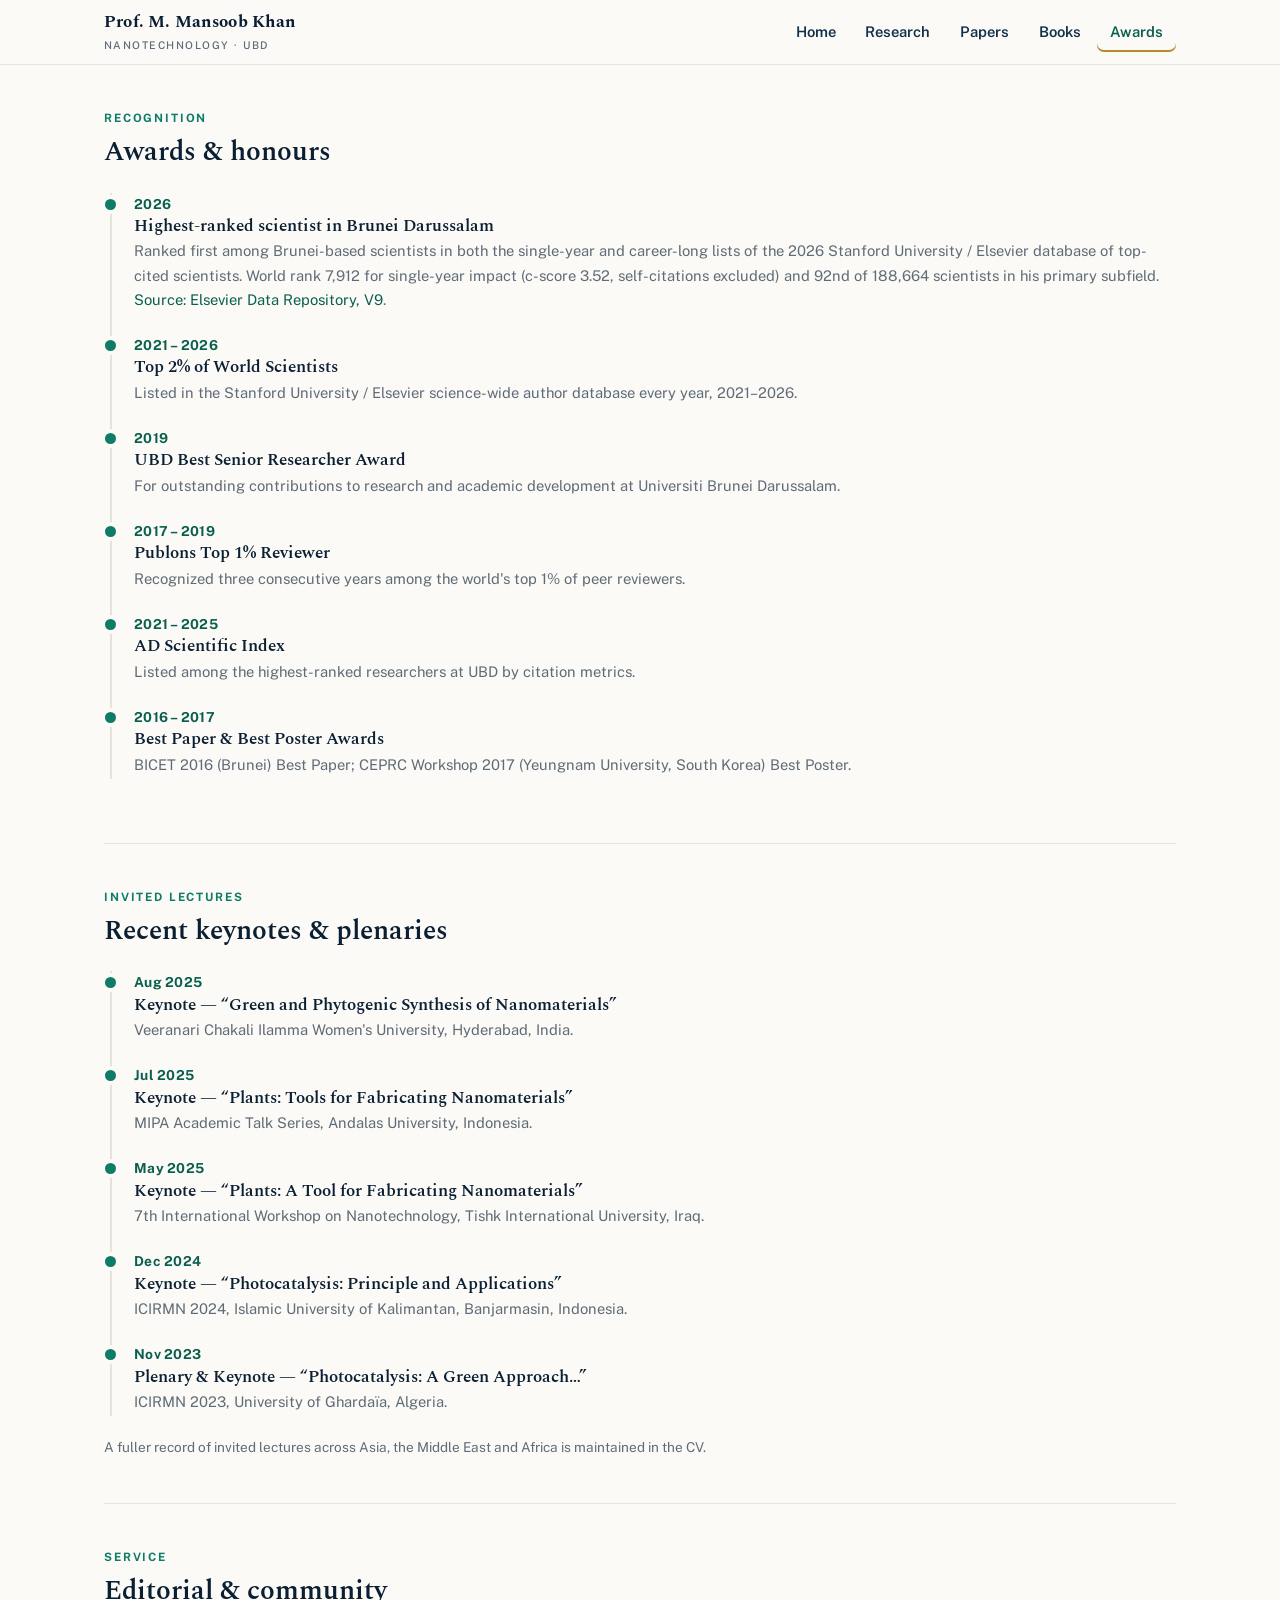
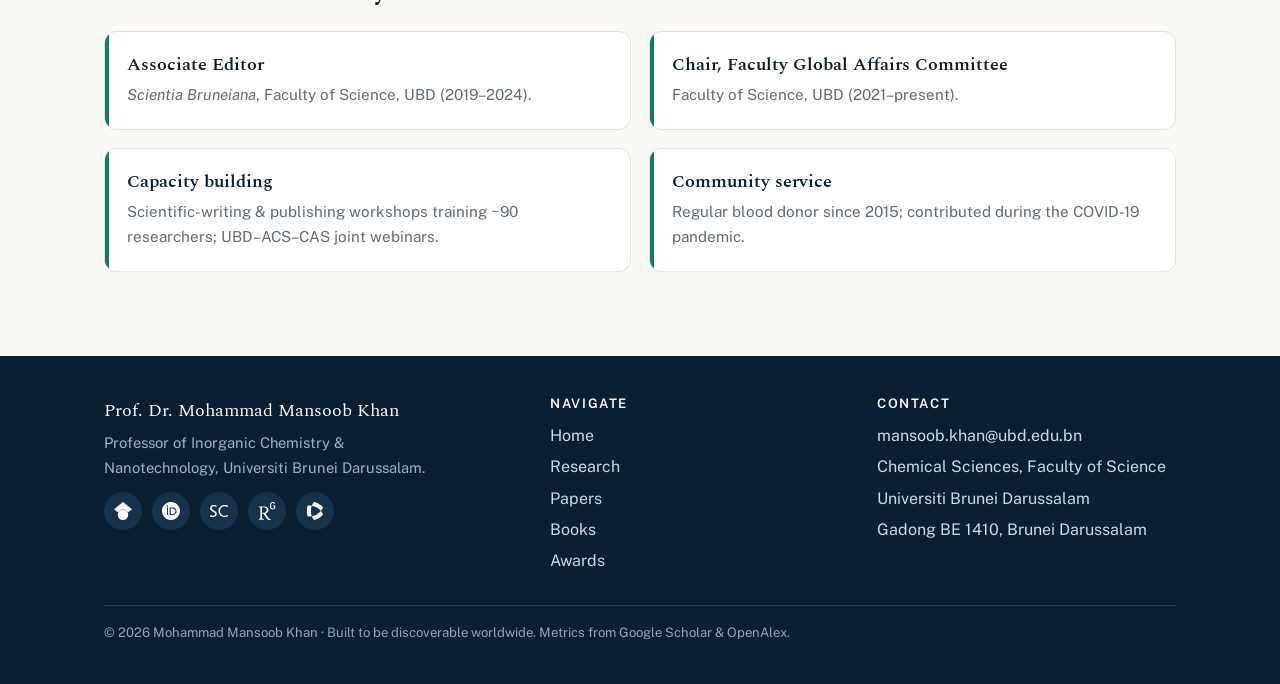
<file: Awards.html>
<!DOCTYPE html>
<html lang="en"><head>
<meta charset="UTF-8"><meta name="viewport" content="width=device-width, initial-scale=1.0">
<title>Awards & Talks — Prof. Mohammad Mansoob Khan</title>
<meta name="description" content="Awards and recognition of Prof. Mohammad Mansoob Khan: Stanford/Elsevier Top 2% Scientist (2021–2025), UBD Best Senior Researcher (2019), Publons Top 1% Reviewer, keynote lectures and editorial service.">
<link rel="canonical" href="https://profmansoobkhan.github.io/Awards.html">
<meta property="og:type" content="profile"><meta property="og:title" content="Awards & Talks — Prof. Mohammad Mansoob Khan">
<meta property="og:description" content="Awards and recognition of Prof. Mohammad Mansoob Khan: Stanford/Elsevier Top 2% Scientist (2021–2025), UBD Best Senior Researcher (2019), Publons Top 1% Reviewer, keynote lectures and editorial service."><meta property="og:url" content="https://profmansoobkhan.github.io/Awards.html">
<meta property="og:image" content="https://profmansoobkhan.github.io/assets/img/MMK.png">
<meta name="twitter:card" content="summary_large_image">
<link rel="icon" href="assets/img/MMK.png" type="image/png">
<link rel="preconnect" href="https://fonts.googleapis.com"><link rel="preconnect" href="https://fonts.gstatic.com" crossorigin><link href="https://fonts.googleapis.com/css2?family=Spectral:wght@400;500;600;700&family=Public+Sans:wght@400;500;600;700&display=swap" rel="stylesheet">

<style>
:root{
  --ink:#0b1f33; --ink-2:#13304d; --teal:#0e7c66; --teal-d:#0a5f4e;
  --gold:#b7892b; --paper:#fbfaf7; --card:#ffffff; --line:#e7e3da;
  --text:#26303a; --muted:#5f6b76; --soft:#f1efe9;
}
*{margin:0;padding:0;box-sizing:border-box}
html{scroll-behavior:smooth}
body{font-family:"Public Sans",-apple-system,BlinkMacSystemFont,"Segoe UI",sans-serif;color:var(--text);background:var(--paper);line-height:1.65;-webkit-font-smoothing:antialiased}
h1,h2,h3,h4{font-family:"Spectral",Georgia,"Times New Roman",serif;color:var(--ink);line-height:1.2;font-weight:600}
a{color:var(--teal-d);text-decoration:none}
a:hover{text-decoration:underline}
.wrap{max-width:1120px;margin:0 auto;padding:0 24px}
.eyebrow{font-size:.72rem;font-weight:700;letter-spacing:.16em;text-transform:uppercase;color:var(--teal);margin-bottom:.5rem}
/* skip link */
.skip{position:absolute;left:-9999px;top:0;background:var(--ink);color:#fff;padding:.6rem 1rem;z-index:200}
.skip:focus{left:8px;top:8px}
/* header */
header.nav{position:sticky;top:0;z-index:100;background:rgba(251,250,247,.88);backdrop-filter:blur(10px);border-bottom:1px solid var(--line)}
.nav-in{display:flex;align-items:center;gap:18px;height:64px}
.brand{font-family:"Spectral",serif;font-weight:700;color:var(--ink);font-size:1.06rem;letter-spacing:.01em;white-space:nowrap}
.brand:hover{text-decoration:none;color:var(--teal-d)}
.brand small{display:block;font-family:"Public Sans",sans-serif;font-weight:500;font-size:.66rem;letter-spacing:.14em;text-transform:uppercase;color:var(--muted)}
nav.menu{margin-left:auto}
nav.menu ul{list-style:none;display:flex;gap:4px;flex-wrap:wrap}
nav.menu a{display:block;padding:.5rem .8rem;border-radius:7px;color:var(--ink-2);font-weight:600;font-size:.92rem}
nav.menu a:hover{background:var(--soft);text-decoration:none;color:var(--teal-d)}
nav.menu a[aria-current=page]{color:var(--teal-d);box-shadow:inset 0 -2px 0 var(--gold)}
/* mobile nav fix */
@media(max-width:720px){
  .nav-in{height:auto;min-height:56px;flex-direction:column;align-items:flex-start;gap:6px;padding:10px 0}
  .brand{font-size:1rem}
  nav.menu{margin-left:0;width:100%;overflow-x:auto;-webkit-overflow-scrolling:touch}
  nav.menu ul{gap:2px;flex-wrap:nowrap;min-width:max-content}
  nav.menu a{padding:.4rem .6rem;font-size:.88rem}
}
/* hero */
.hero{display:grid;grid-template-columns:300px 1fr;gap:48px;align-items:center;padding:64px 0 40px}
.hero-photo{position:relative}
.hero-photo img{width:100%;border-radius:14px 14px 14px 60px;border:1px solid var(--line);box-shadow:0 24px 50px -24px rgba(11,31,51,.45);display:block}
.hero-photo::after{content:"";position:absolute;inset:14px -14px -14px 14px;border:1.5px solid var(--gold);border-radius:14px 14px 14px 60px;z-index:-1}
.hero h1{font-size:clamp(2rem,4.2vw,3rem);margin:.2rem 0 .4rem}
.hero .role{font-size:1.18rem;color:var(--ink-2);font-family:"Spectral",serif;font-weight:500}
.hero .affil{color:var(--muted);margin:.5rem 0 1.1rem}
.hero .affil b{color:var(--teal-d)}
.lead{font-size:1.06rem;color:var(--text);max-width:60ch}
@media(max-width:820px){.hero{grid-template-columns:1fr;gap:28px;padding:36px 0 24px;text-align:left}.hero-photo{max-width:240px}}
/* profile chips */
.chips{display:flex;flex-wrap:wrap;gap:10px;margin-top:20px}
.chip{display:inline-flex;align-items:center;gap:9px;padding:9px 15px;border:1px solid var(--line);border-radius:999px;background:var(--card);font-weight:600;font-size:.86rem;color:var(--ink-2);transition:transform .15s,box-shadow .15s,border-color .15s}
.chip:hover{text-decoration:none;transform:translateY(-2px);box-shadow:0 8px 18px -10px rgba(11,31,51,.5);border-color:var(--teal)}
.chip .ic{width:24px;height:24px;border-radius:50%;display:flex;align-items:center;justify-content:center;flex:0 0 24px}
/* metric band */
.band{background:linear-gradient(180deg,#0b1f33,#13304d);color:#eaf1f6;border-radius:16px;padding:30px 26px;margin:8px 0 6px}
.band .eyebrow{color:#7fd2bf}
.mrow{display:grid;grid-template-columns:repeat(6,1fr);gap:14px;margin-top:6px}
.metric{padding:6px 4px}
.metric .n{font-family:"Spectral",serif;font-size:1.9rem;font-weight:700;color:#fff;line-height:1}
.metric .l{font-size:.74rem;color:#9fb3c4;margin-top:6px;letter-spacing:.02em}
.metric.accent .n{color:var(--gold-l,#e9c870)}
@media(max-width:760px){.mrow{grid-template-columns:repeat(3,1fr);gap:18px 10px}}
@media(max-width:420px){.mrow{grid-template-columns:repeat(2,1fr)}}
.livenote{font-size:.78rem;color:var(--muted);margin-top:12px}
.livedot{display:none;width:8px;height:8px;border-radius:50%;background:#21c08b;vertical-align:middle;margin-right:5px;animation:pulse 2s infinite}
@keyframes pulse{0%,100%{opacity:1}50%{opacity:.4}}
/* sections */
section.block{padding:44px 0;border-top:1px solid var(--line)}
.sec-head{margin-bottom:24px}
.sec-head h2{font-size:1.7rem}
.sec-head p{color:var(--muted);max-width:70ch;margin-top:6px}
.prose p{margin-bottom:1rem;max-width:72ch}
/* feature grid */
.fgrid{display:grid;grid-template-columns:repeat(2,1fr);gap:18px}
@media(max-width:720px){.fgrid{grid-template-columns:1fr}}
.feat{background:var(--card);border:1px solid var(--line);border-radius:12px;padding:22px 22px;position:relative;overflow:hidden}
.feat::before{content:"";position:absolute;left:0;top:0;bottom:0;width:4px;background:var(--teal)}
.feat h3{font-size:1.12rem;margin-bottom:.4rem;color:var(--ink)}
.feat p{color:var(--muted);font-size:.95rem}
/* affiliations */
.afrow{display:grid;grid-template-columns:repeat(3,1fr);gap:18px}
@media(max-width:720px){.afrow{grid-template-columns:1fr}}
.afcard{border:1px solid var(--line);border-radius:12px;padding:22px;background:var(--card);display:flex;gap:14px;align-items:flex-start}
.afcard .mono{width:52px;height:52px;border-radius:11px;flex:0 0 52px;display:flex;align-items:center;justify-content:center;font-family:"Spectral",serif;font-weight:700;color:#fff;font-size:1.05rem;letter-spacing:.02em}
.afcard h3{font-size:1.02rem}
.afcard .yr{color:var(--muted);font-size:.85rem;margin-top:2px}
.afcard .ro{color:var(--teal-d);font-weight:600;font-size:.85rem}
/* timeline */
.tl{list-style:none;border-left:2px solid var(--line);margin-left:6px;padding-left:0}
.tl li{position:relative;margin:0 0 20px 22px;padding-bottom:2px}
.tl li::before{content:"";position:absolute;left:-29px;top:6px;width:11px;height:11px;border-radius:50%;background:var(--teal);box-shadow:0 0 0 4px var(--paper)}
.tl .when{font-weight:700;color:var(--teal-d);font-size:.86rem;letter-spacing:.02em}
.tl h3{font-size:1.04rem;margin:.1rem 0 .15rem}
.tl p{color:var(--muted);font-size:.92rem}
/* profile cards (papers) */
.pcards{display:grid;grid-template-columns:repeat(3,1fr);gap:16px}
@media(max-width:820px){.pcards{grid-template-columns:repeat(2,1fr)}}
@media(max-width:480px){.pcards{grid-template-columns:1fr}}
.pcard{border:1px solid var(--line);border-radius:14px;padding:22px;background:var(--card);display:flex;flex-direction:column;gap:6px;transition:transform .15s,box-shadow .15s}
.pcard:hover{text-decoration:none;transform:translateY(-3px);box-shadow:0 16px 30px -18px rgba(11,31,51,.5)}
.pcard .ic{width:46px;height:46px;border-radius:12px;display:flex;align-items:center;justify-content:center;margin-bottom:6px}
.pcard h3{font-size:1.06rem}
.pcard p{color:var(--muted);font-size:.85rem}
.pcard .go{margin-top:auto;color:var(--teal-d);font-weight:700;font-size:.84rem}
/* pub list */
.pubs{list-style:none}
.pubs li{background:var(--card);border:1px solid var(--line);border-left:4px solid var(--teal);border-radius:10px;padding:14px 18px;margin-bottom:12px}
.pubs .venue{color:var(--muted);font-style:italic}
.pubs .doi a{font-size:.86rem;word-break:break-word}
.pubs .cit{display:inline-block;margin-top:4px;font-size:.8rem;font-weight:700;color:var(--gold);background:#fbf3df;padding:2px 9px;border-radius:999px}
.yhead{font-family:"Spectral",serif;color:var(--teal-d);font-weight:700;margin:22px 0 10px;font-size:1.05rem;letter-spacing:.02em}
.livetag{background:#21c08b;color:#fff;font-size:.62rem;font-weight:800;letter-spacing:.12em;padding:3px 9px;border-radius:999px;vertical-align:middle;margin-left:8px}
/* buttons */
.btns{display:flex;flex-wrap:wrap;gap:12px;margin:6px 0 4px}
.btn{display:inline-flex;align-items:center;gap:9px;padding:12px 20px;border-radius:10px;font-weight:700;font-size:.92rem;border:1px solid transparent}
.btn .ic{width:22px;height:22px;border-radius:50%;display:flex;align-items:center;justify-content:center}
.btn.scholar{background:#4285F4;color:#fff}
.btn.scopus{background:#E9711C;color:#fff}
.btn:hover{text-decoration:none;filter:brightness(1.07);transform:translateY(-1px)}
/* books */
.bgrid{display:grid;grid-template-columns:repeat(3,1fr);gap:24px}
@media(max-width:760px){.bgrid{grid-template-columns:repeat(2,1fr)}}
@media(max-width:460px){.bgrid{grid-template-columns:1fr}}
.book{background:var(--card);border:1px solid var(--line);border-radius:12px;overflow:hidden;display:flex;flex-direction:column}
.book img{width:100%;height:300px;object-fit:cover;border-bottom:1px solid var(--line)}
.book .bbody{padding:16px 16px 18px}
.book h3{font-size:1.02rem;line-height:1.25}
.book .meta{color:var(--muted);font-size:.84rem;margin:6px 0 10px}
.book .role-pill{display:inline-block;font-size:.7rem;font-weight:700;letter-spacing:.08em;text-transform:uppercase;color:var(--teal-d);background:#e7f3ef;padding:2px 8px;border-radius:999px}
.book a.vlink{display:inline-block;margin-top:10px;font-weight:700;font-size:.84rem}
/* contact */
.cgrid{display:grid;grid-template-columns:repeat(3,1fr);gap:18px}
@media(max-width:720px){.cgrid{grid-template-columns:1fr}}
.cbox{border:1px solid var(--line);border-radius:12px;padding:20px;background:var(--card)}
.cbox h3{font-size:1.02rem;margin-bottom:.4rem}
.cbox p,.cbox a{font-size:.92rem}
/* footer */
footer.site{background:var(--ink);color:#cdd9e3;margin-top:40px}
footer.site .wrap{padding:40px 24px}
.fcol-row{display:grid;grid-template-columns:1.4fr 1fr 1fr;gap:28px}
@media(max-width:720px){.fcol-row{grid-template-columns:1fr}}
footer.site h4{color:#fff;font-size:.82rem;letter-spacing:.12em;text-transform:uppercase;margin-bottom:.7rem;font-family:"Public Sans",sans-serif}
footer.site ul{list-style:none}
footer.site li{margin:.3rem 0}
footer.site a{color:#cdd9e3}
footer.site a:hover{color:#fff}
.fbrand{font-family:"Spectral",serif;font-size:1.15rem;color:#fff;margin-bottom:.3rem}
.fbot{border-top:1px solid #20405f;margin-top:26px;padding-top:16px;font-size:.82rem;color:#90a6b8}
.fchips{display:flex;gap:10px;margin-top:12px;flex-wrap:wrap}
.fchips a{width:38px;height:38px;border-radius:50%;display:flex;align-items:center;justify-content:center;background:#16314c}
.fchips a:hover{background:var(--teal)}
</style>
<link rel="stylesheet" href="assets/css/live.css">
</head><body>
<a class="skip" href="#main">Skip to content</a>
<header class="nav"><div class="wrap nav-in">
<a class="brand" href="index.html">Prof. M. Mansoob Khan<small>Nanotechnology · UBD</small></a>
<nav class="menu" aria-label="Main"><ul><li><a href="index.html">Home</a></li><li><a href="research.html">Research</a></li><li><a href="Papers.html">Papers</a></li><li><a href="Books.html">Books</a></li><li><a href="Awards.html" aria-current=page>Awards</a></li></ul></nav>
</div></header>
<main id="main">

<div class="wrap">
  <section class="block" style="border-top:none">
    <div class="sec-head"><div class="eyebrow">Recognition</div><h2>Awards &amp; honours</h2></div>
    <ul class="tl"><li><div class="when">2026</div><h3>Highest-ranked scientist in Brunei Darussalam</h3><p>Ranked first among Brunei-based scientists in both the single-year and career-long lists of the 2026 Stanford University / Elsevier database of top-cited scientists. World rank 7,912 for single-year impact (c-score 3.52, self-citations excluded) and 92nd of 188,664 scientists in his primary subfield. <a href="https://doi.org/10.17632/btchxktzyw.9" target="_blank" rel="noopener">Source: Elsevier Data Repository, V9</a>.</p></li><li><div class="when">2021 – 2026</div><h3>Top 2% of World Scientists</h3><p>Listed in the Stanford University / Elsevier science-wide author database every year, 2021–2026.</p></li><li><div class="when">2019</div><h3>UBD Best Senior Researcher Award</h3><p>For outstanding contributions to research and academic development at Universiti Brunei Darussalam.</p></li><li><div class="when">2017 – 2019</div><h3>Publons Top 1% Reviewer</h3><p>Recognized three consecutive years among the world's top 1% of peer reviewers.</p></li><li><div class="when">2021 – 2025</div><h3>AD Scientific Index</h3><p>Listed among the highest-ranked researchers at UBD by citation metrics.</p></li><li><div class="when">2016 – 2017</div><h3>Best Paper & Best Poster Awards</h3><p>BICET 2016 (Brunei) Best Paper; CEPRC Workshop 2017 (Yeungnam University, South Korea) Best Poster.</p></li></ul>
  </section>
  <section class="block">
    <div class="sec-head"><div class="eyebrow">Invited lectures</div><h2>Recent keynotes &amp; plenaries</h2></div>
    <ul class="tl"><li><div class="when">Aug 2025</div><h3>Keynote — “Green and Phytogenic Synthesis of Nanomaterials”</h3><p>Veeranari Chakali Ilamma Women's University, Hyderabad, India.</p></li><li><div class="when">Jul 2025</div><h3>Keynote — “Plants: Tools for Fabricating Nanomaterials”</h3><p>MIPA Academic Talk Series, Andalas University, Indonesia.</p></li><li><div class="when">May 2025</div><h3>Keynote — “Plants: A Tool for Fabricating Nanomaterials”</h3><p>7th International Workshop on Nanotechnology, Tishk International University, Iraq.</p></li><li><div class="when">Dec 2024</div><h3>Keynote — “Photocatalysis: Principle and Applications”</h3><p>ICIRMN 2024, Islamic University of Kalimantan, Banjarmasin, Indonesia.</p></li><li><div class="when">Nov 2023</div><h3>Plenary &amp; Keynote — “Photocatalysis: A Green Approach…”</h3><p>ICIRMN 2023, University of Ghardaïa, Algeria.</p></li></ul>
    <p style="color:var(--muted);font-size:.85rem">A fuller record of invited lectures across Asia, the Middle East and Africa is maintained in the CV.</p>
  </section>
  <section class="block">
    <div class="sec-head"><div class="eyebrow">Service</div><h2>Editorial &amp; community</h2></div>
    <div class="fgrid"><div class="feat"><h3>Associate Editor</h3><p><em>Scientia Bruneiana</em>, Faculty of Science, UBD (2019–2024).</p></div><div class="feat"><h3>Chair, Faculty Global Affairs Committee</h3><p>Faculty of Science, UBD (2021–present).</p></div><div class="feat"><h3>Capacity building</h3><p>Scientific-writing &amp; publishing workshops training ~90 researchers; UBD–ACS–CAS joint webinars.</p></div><div class="feat"><h3>Community service</h3><p>Regular blood donor since 2015; contributed during the COVID-19 pandemic.</p></div></div>
  </section>
</div>

</main>
<footer class="site"><div class="wrap">
<div class="fcol-row">
<div>
<div class="fbrand">Prof. Dr. Mohammad Mansoob Khan</div>
<p style="color:#9fb3c4;font-size:.92rem;max-width:36ch">Professor of Inorganic Chemistry &amp; Nanotechnology, Universiti Brunei Darussalam.</p>
<div class="fchips"><a href="https://scholar.google.com/citations?user=ynzk598AAAAJ&hl=en" target="_blank" rel="me noopener" aria-label="scholar"><svg viewBox="0 0 24 24" width="18" height="18" xmlns="http://www.w3.org/2000/svg" aria-hidden="true" focusable="false"><path fill="#fff" d="M5.242 13.769L0 9.5 12 0l12 9.5-5.242 4.269C17.548 11.249 14.978 9.5 12 9.5c-2.977 0-5.548 1.748-6.758 4.269zM12 10a7 7 0 1 0 0 14 7 7 0 0 0 0-14z"/></svg></a><a href="https://orcid.org/0000-0002-8633-7493" target="_blank" rel="me noopener" aria-label="orcid"><svg viewBox="0 0 24 24" width="18" height="18" xmlns="http://www.w3.org/2000/svg" aria-hidden="true" focusable="false"><path fill="#fff" d="M12 0C5.372 0 0 5.372 0 12s5.372 12 12 12 12-5.372 12-12S18.628 0 12 0zM7.369 4.378c.525 0 .947.431.947.947s-.422.947-.947.947a.95.95 0 0 1-.947-.947c0-.525.422-.947.947-.947zm-.722 3.038h1.444v10.041H6.647V7.416zm3.562 0h3.9c3.712 0 5.344 2.653 5.344 5.025 0 2.578-2.016 5.025-5.325 5.025h-3.919V7.416zm1.444 1.303v7.444h2.297c3.272 0 4.022-2.484 4.022-3.722 0-2.016-1.284-3.722-4.097-3.722h-2.222z"/></svg></a><a href="https://www.scopus.com/authid/detail.uri?authorId=55226652100" target="_blank" rel="me noopener" aria-label="scopus"><svg viewBox="0 0 24 24" width="18" height="18" xmlns="http://www.w3.org/2000/svg" aria-hidden="true" focusable="false"><path fill="#fff" d="M24 19.059l-.14-1.777c-1.426.772-2.945 1.076-4.465 1.076-3.319 0-5.96-2.782-5.96-6.475 0-3.903 2.595-6.31 5.633-6.31 1.917 0 3.39.303 4.792 1.075L24 4.895c-1.286-.608-2.337-.889-4.698-.889-4.534 0-7.97 3.53-7.97 8.017 0 5.12 4.09 7.924 7.9 7.924 1.916 0 3.506-.257 4.768-.888zm-14.954-3.46c0-2.22-1.964-3.225-3.857-4.347C3.716 10.364 2.15 9.756 2.15 8.12c0-1.215.889-2.548 2.642-2.548 1.519 0 2.57.234 3.903 1.029l.117-1.847c-1.239-.514-2.127-.748-4.137-.748C1.8 4.006.047 5.876.047 8.26c0 2.384 2.103 3.413 4.02 4.581 1.426.865 2.922 1.45 2.922 2.992 0 1.496-1.333 2.571-2.922 2.571-1.566 0-2.594-.35-3.786-1.075L0 19.176c1.215.56 2.454.818 4.16.818 2.385 0 4.885-1.473 4.885-4.395z"/></svg></a><a href="https://www.researchgate.net/profile/Mohammad-Mansoob-Khan" target="_blank" rel="me noopener" aria-label="researchgate"><svg viewBox="0 0 24 24" width="18" height="18" xmlns="http://www.w3.org/2000/svg" aria-hidden="true" focusable="false"><path fill="#fff" d="M19.586 0c-.818 0-1.508.19-2.073.565-.563.377-.97.936-1.213 1.68a3.193 3.193 0 0 0-.112.437 8.365 8.365 0 0 0-.078.53 9 9 0 0 0-.05.727c-.01.282-.013.621-.013 1.016a31.121 31.123 0 0 0 .014 1.017 9 9 0 0 0 .05.727 7.946 7.946 0 0 0 .077.53h-.005a3.334 3.334 0 0 0 .113.438c.245.743.65 1.303 1.214 1.68.565.376 1.256.564 2.075.564.8 0 1.536-.213 2.105-.603.57-.39.94-.916 1.175-1.65.076-.235.135-.558.177-.93a10.9 10.9 0 0 0 .043-1.207v-.82c0-.095-.047-.142-.14-.142h-3.064c-.094 0-.14.047-.14.141v.956c0 .094.046.14.14.14h1.666c.056 0 .084.03.084.086 0 .36 0 .62-.036.865-.038.244-.1.447-.147.606-.108.385-.348.664-.638.876-.29.212-.738.35-1.227.35-.545 0-.901-.15-1.21-.353-.306-.203-.517-.454-.67-.915a3.136 3.136 0 0 1-.147-.762 17.366 17.367 0 0 1-.034-.656c-.01-.26-.014-.572-.014-.939a26.401 26.403 0 0 1 .014-.938 15.821 15.822 0 0 1 .035-.656 3.19 3.19 0 0 1 .148-.76 1.89 1.89 0 0 1 .742-1.01c.344-.244.593-.352 1.137-.352.508 0 .815.096 1.144.303.33.207.528.492.764.925.047.094.111.118.198.07l1.044-.43c.075-.048.09-.115.042-.199a3.549 3.549 0 0 0-.466-.742 3 3 0 0 0-.679-.607 3.313 3.313 0 0 0-.903-.41A4.068 4.068 0 0 0 19.586 0zM8.217 5.836c-1.69 0-3.036.086-4.297.086-1.146 0-2.291 0-3.007-.029v.831l1.088.2c.744.144 1.174.488 1.174 2.264v11.288c0 1.777-.43 2.12-1.174 2.263l-1.088.2v.832c.773-.029 2.12-.086 3.465-.086 1.29 0 2.951.057 3.667.086v-.831l-1.49-.2c-.773-.115-1.174-.487-1.174-2.264v-4.784c.688.057 1.29.057 2.206.057 1.748 3.123 3.41 5.472 4.355 6.56.86 1.032 2.177 1.691 3.839 1.691.487 0 1.003-.086 1.318-.23v-.744c-1.031 0-2.063-.716-2.808-1.518-1.26-1.376-2.95-3.582-4.355-6.074 2.32-.545 4.04-2.722 4.04-4.9 0-3.208-2.492-4.698-5.758-4.698zm-.515 1.29c2.406 0 3.839 1.26 3.839 3.552 0 2.263-1.547 3.782-4.097 3.782-.974 0-1.404-.03-2.063-.086v-7.19c.66-.059 1.547-.059 2.32-.059z"/></svg></a><a href="https://www.webofscience.com/wos/author/record/C-6273-2013" target="_blank" rel="me noopener" aria-label="wos"><svg viewBox="0 0 24 24" width="18" height="18" xmlns="http://www.w3.org/2000/svg" aria-hidden="true" focusable="false"><path fill="#fff" d="M11.262 18a20.588 20.588 0 0 0 3.246-1.476 20.954 20.954 0 0 0 2.852-2.064A14.46 14.46 0 0 0 19.82 12c.328.328.622.688.884 1.082.328.394.592.786.788 1.18.262.46.524.886.786 1.28.198.458.394.884.59 1.278a23.172 23.172 0 0 1-2.654 2.46 38.765 38.765 0 0 1-2.952 1.966A29.612 29.612 0 0 1 10.574 24l-.788-1.18c-.26-.46-.524-.886-.786-1.28-.209-.42-.406-.846-.59-1.278l-.59-1.376A20.4 20.4 0 0 0 11.26 18h.002zm2.754-16.918a29.61 29.61 0 0 1 3.246 1.574c.984.59 1.968 1.246 2.952 1.966a47.566 47.566 0 0 1 2.654 2.46c-.196.46-.392.886-.59 1.28-.26.458-.524.884-.786 1.278a6.16 6.16 0 0 1-.788 1.18c-.273.409-.568.803-.884 1.18a18.072 18.072 0 0 0-2.46-2.558 20.936 20.936 0 0 0-2.852-2.064 20.4 20.4 0 0 0-6.688-2.36l.59-1.38c.196-.392.394-.82.59-1.278l.786-1.18.788-1.18c1.18.262 2.328.622 3.442 1.082zm-7.574 18c-.524.066-1.016.1-1.474.1H3.492c-.46 0-.92-.034-1.378-.1a34.28 34.28 0 0 1-.786-3.54 32.942 32.942 0 0 1 0-7.18c.196-1.18.46-2.33.786-3.444l1.378-.196h1.476c.46 0 .95.032 1.474.098l1.378.196-.59 1.77c-.262.984-.46 2-.59 3.05-.066.984-.1 2-.1 3.05.066 1.048.198 2.064.394 3.048.262 1.05.558 2.034.886 2.952-.46.13-.92.196-1.378.196z"/></svg></a></div>
</div>
<div><h4>Navigate</h4><ul>
<li><a href="index.html">Home</a></li><li><a href="research.html">Research</a></li>
<li><a href="Papers.html">Papers</a></li><li><a href="Books.html">Books</a></li><li><a href="Awards.html">Awards</a></li></ul></div>
<div><h4>Contact</h4><ul>
<li><a href="mailto:mansoob.khan@ubd.edu.bn">mansoob.khan@ubd.edu.bn</a></li>
<li>Chemical Sciences, Faculty of Science</li>
<li>Universiti Brunei Darussalam</li>
<li>Gadong BE 1410, Brunei Darussalam</li></ul></div>
</div>
<div class="fbot">© 2026 Mohammad Mansoob Khan · Built to be discoverable worldwide. Metrics from Google Scholar &amp; OpenAlex.</div>
</div></footer>

</body></html>
</file>
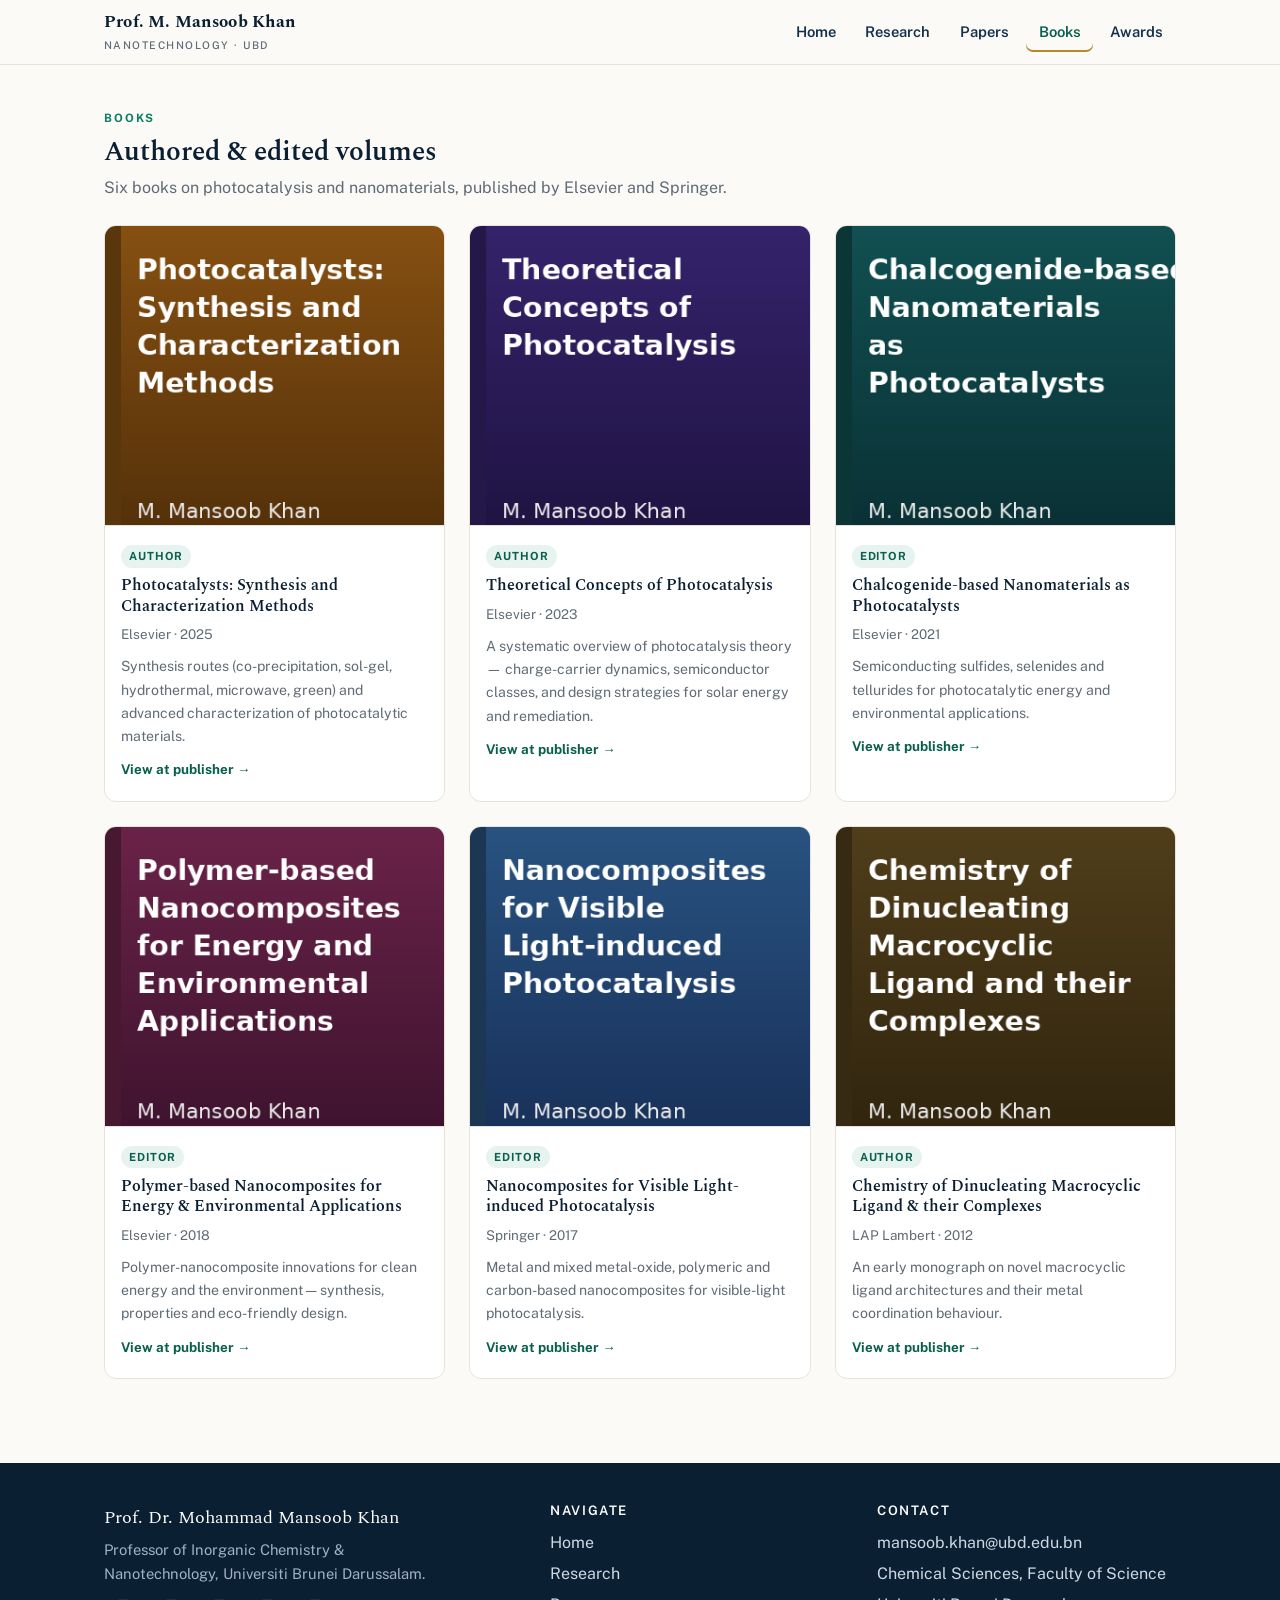
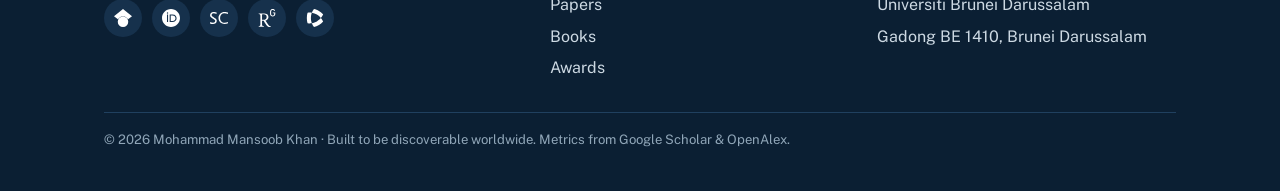
<file: Books.html>
<!DOCTYPE html>
<html lang="en"><head>
<meta charset="UTF-8"><meta name="viewport" content="width=device-width, initial-scale=1.0">
<title>Books — Prof. Mohammad Mansoob Khan</title>
<meta name="description" content="Books authored and edited by Prof. Mohammad Mansoob Khan on photocatalysis and nanomaterials, published by Elsevier and Springer, with DOI links.">
<link rel="canonical" href="https://profmansoobkhan.github.io/Books.html">
<meta property="og:type" content="profile"><meta property="og:title" content="Books — Prof. Mohammad Mansoob Khan">
<meta property="og:description" content="Books authored and edited by Prof. Mohammad Mansoob Khan on photocatalysis and nanomaterials, published by Elsevier and Springer, with DOI links."><meta property="og:url" content="https://profmansoobkhan.github.io/Books.html">
<meta property="og:image" content="https://profmansoobkhan.github.io/assets/img/MMK.png">
<meta name="twitter:card" content="summary_large_image">
<link rel="icon" href="assets/img/MMK.png" type="image/png">
<link rel="preconnect" href="https://fonts.googleapis.com"><link rel="preconnect" href="https://fonts.gstatic.com" crossorigin><link href="https://fonts.googleapis.com/css2?family=Spectral:wght@400;500;600;700&family=Public+Sans:wght@400;500;600;700&display=swap" rel="stylesheet">

<style>
:root{
  --ink:#0b1f33; --ink-2:#13304d; --teal:#0e7c66; --teal-d:#0a5f4e;
  --gold:#b7892b; --paper:#fbfaf7; --card:#ffffff; --line:#e7e3da;
  --text:#26303a; --muted:#5f6b76; --soft:#f1efe9;
}
*{margin:0;padding:0;box-sizing:border-box}
html{scroll-behavior:smooth}
body{font-family:"Public Sans",-apple-system,BlinkMacSystemFont,"Segoe UI",sans-serif;color:var(--text);background:var(--paper);line-height:1.65;-webkit-font-smoothing:antialiased}
h1,h2,h3,h4{font-family:"Spectral",Georgia,"Times New Roman",serif;color:var(--ink);line-height:1.2;font-weight:600}
a{color:var(--teal-d);text-decoration:none}
a:hover{text-decoration:underline}
.wrap{max-width:1120px;margin:0 auto;padding:0 24px}
.eyebrow{font-size:.72rem;font-weight:700;letter-spacing:.16em;text-transform:uppercase;color:var(--teal);margin-bottom:.5rem}
/* skip link */
.skip{position:absolute;left:-9999px;top:0;background:var(--ink);color:#fff;padding:.6rem 1rem;z-index:200}
.skip:focus{left:8px;top:8px}
/* header */
header.nav{position:sticky;top:0;z-index:100;background:rgba(251,250,247,.88);backdrop-filter:blur(10px);border-bottom:1px solid var(--line)}
.nav-in{display:flex;align-items:center;gap:18px;height:64px}
.brand{font-family:"Spectral",serif;font-weight:700;color:var(--ink);font-size:1.06rem;letter-spacing:.01em;white-space:nowrap}
.brand:hover{text-decoration:none;color:var(--teal-d)}
.brand small{display:block;font-family:"Public Sans",sans-serif;font-weight:500;font-size:.66rem;letter-spacing:.14em;text-transform:uppercase;color:var(--muted)}
nav.menu{margin-left:auto}
nav.menu ul{list-style:none;display:flex;gap:4px;flex-wrap:wrap}
nav.menu a{display:block;padding:.5rem .8rem;border-radius:7px;color:var(--ink-2);font-weight:600;font-size:.92rem}
nav.menu a:hover{background:var(--soft);text-decoration:none;color:var(--teal-d)}
nav.menu a[aria-current=page]{color:var(--teal-d);box-shadow:inset 0 -2px 0 var(--gold)}
/* mobile nav fix */
@media(max-width:720px){
  .nav-in{height:auto;min-height:56px;flex-direction:column;align-items:flex-start;gap:6px;padding:10px 0}
  .brand{font-size:1rem}
  nav.menu{margin-left:0;width:100%;overflow-x:auto;-webkit-overflow-scrolling:touch}
  nav.menu ul{gap:2px;flex-wrap:nowrap;min-width:max-content}
  nav.menu a{padding:.4rem .6rem;font-size:.88rem}
}
/* hero */
.hero{display:grid;grid-template-columns:300px 1fr;gap:48px;align-items:center;padding:64px 0 40px}
.hero-photo{position:relative}
.hero-photo img{width:100%;border-radius:14px 14px 14px 60px;border:1px solid var(--line);box-shadow:0 24px 50px -24px rgba(11,31,51,.45);display:block}
.hero-photo::after{content:"";position:absolute;inset:14px -14px -14px 14px;border:1.5px solid var(--gold);border-radius:14px 14px 14px 60px;z-index:-1}
.hero h1{font-size:clamp(2rem,4.2vw,3rem);margin:.2rem 0 .4rem}
.hero .role{font-size:1.18rem;color:var(--ink-2);font-family:"Spectral",serif;font-weight:500}
.hero .affil{color:var(--muted);margin:.5rem 0 1.1rem}
.hero .affil b{color:var(--teal-d)}
.lead{font-size:1.06rem;color:var(--text);max-width:60ch}
@media(max-width:820px){.hero{grid-template-columns:1fr;gap:28px;padding:36px 0 24px;text-align:left}.hero-photo{max-width:240px}}
/* profile chips */
.chips{display:flex;flex-wrap:wrap;gap:10px;margin-top:20px}
.chip{display:inline-flex;align-items:center;gap:9px;padding:9px 15px;border:1px solid var(--line);border-radius:999px;background:var(--card);font-weight:600;font-size:.86rem;color:var(--ink-2);transition:transform .15s,box-shadow .15s,border-color .15s}
.chip:hover{text-decoration:none;transform:translateY(-2px);box-shadow:0 8px 18px -10px rgba(11,31,51,.5);border-color:var(--teal)}
.chip .ic{width:24px;height:24px;border-radius:50%;display:flex;align-items:center;justify-content:center;flex:0 0 24px}
/* metric band */
.band{background:linear-gradient(180deg,#0b1f33,#13304d);color:#eaf1f6;border-radius:16px;padding:30px 26px;margin:8px 0 6px}
.band .eyebrow{color:#7fd2bf}
.mrow{display:grid;grid-template-columns:repeat(6,1fr);gap:14px;margin-top:6px}
.metric{padding:6px 4px}
.metric .n{font-family:"Spectral",serif;font-size:1.9rem;font-weight:700;color:#fff;line-height:1}
.metric .l{font-size:.74rem;color:#9fb3c4;margin-top:6px;letter-spacing:.02em}
.metric.accent .n{color:var(--gold-l,#e9c870)}
@media(max-width:760px){.mrow{grid-template-columns:repeat(3,1fr);gap:18px 10px}}
@media(max-width:420px){.mrow{grid-template-columns:repeat(2,1fr)}}
.livenote{font-size:.78rem;color:var(--muted);margin-top:12px}
.livedot{display:none;width:8px;height:8px;border-radius:50%;background:#21c08b;vertical-align:middle;margin-right:5px;animation:pulse 2s infinite}
@keyframes pulse{0%,100%{opacity:1}50%{opacity:.4}}
/* sections */
section.block{padding:44px 0;border-top:1px solid var(--line)}
.sec-head{margin-bottom:24px}
.sec-head h2{font-size:1.7rem}
.sec-head p{color:var(--muted);max-width:70ch;margin-top:6px}
.prose p{margin-bottom:1rem;max-width:72ch}
/* feature grid */
.fgrid{display:grid;grid-template-columns:repeat(2,1fr);gap:18px}
@media(max-width:720px){.fgrid{grid-template-columns:1fr}}
.feat{background:var(--card);border:1px solid var(--line);border-radius:12px;padding:22px 22px;position:relative;overflow:hidden}
.feat::before{content:"";position:absolute;left:0;top:0;bottom:0;width:4px;background:var(--teal)}
.feat h3{font-size:1.12rem;margin-bottom:.4rem;color:var(--ink)}
.feat p{color:var(--muted);font-size:.95rem}
/* affiliations */
.afrow{display:grid;grid-template-columns:repeat(3,1fr);gap:18px}
@media(max-width:720px){.afrow{grid-template-columns:1fr}}
.afcard{border:1px solid var(--line);border-radius:12px;padding:22px;background:var(--card);display:flex;gap:14px;align-items:flex-start}
.afcard .mono{width:52px;height:52px;border-radius:11px;flex:0 0 52px;display:flex;align-items:center;justify-content:center;font-family:"Spectral",serif;font-weight:700;color:#fff;font-size:1.05rem;letter-spacing:.02em}
.afcard h3{font-size:1.02rem}
.afcard .yr{color:var(--muted);font-size:.85rem;margin-top:2px}
.afcard .ro{color:var(--teal-d);font-weight:600;font-size:.85rem}
/* timeline */
.tl{list-style:none;border-left:2px solid var(--line);margin-left:6px;padding-left:0}
.tl li{position:relative;margin:0 0 20px 22px;padding-bottom:2px}
.tl li::before{content:"";position:absolute;left:-29px;top:6px;width:11px;height:11px;border-radius:50%;background:var(--teal);box-shadow:0 0 0 4px var(--paper)}
.tl .when{font-weight:700;color:var(--teal-d);font-size:.86rem;letter-spacing:.02em}
.tl h3{font-size:1.04rem;margin:.1rem 0 .15rem}
.tl p{color:var(--muted);font-size:.92rem}
/* profile cards (papers) */
.pcards{display:grid;grid-template-columns:repeat(3,1fr);gap:16px}
@media(max-width:820px){.pcards{grid-template-columns:repeat(2,1fr)}}
@media(max-width:480px){.pcards{grid-template-columns:1fr}}
.pcard{border:1px solid var(--line);border-radius:14px;padding:22px;background:var(--card);display:flex;flex-direction:column;gap:6px;transition:transform .15s,box-shadow .15s}
.pcard:hover{text-decoration:none;transform:translateY(-3px);box-shadow:0 16px 30px -18px rgba(11,31,51,.5)}
.pcard .ic{width:46px;height:46px;border-radius:12px;display:flex;align-items:center;justify-content:center;margin-bottom:6px}
.pcard h3{font-size:1.06rem}
.pcard p{color:var(--muted);font-size:.85rem}
.pcard .go{margin-top:auto;color:var(--teal-d);font-weight:700;font-size:.84rem}
/* pub list */
.pubs{list-style:none}
.pubs li{background:var(--card);border:1px solid var(--line);border-left:4px solid var(--teal);border-radius:10px;padding:14px 18px;margin-bottom:12px}
.pubs .venue{color:var(--muted);font-style:italic}
.pubs .doi a{font-size:.86rem;word-break:break-word}
.pubs .cit{display:inline-block;margin-top:4px;font-size:.8rem;font-weight:700;color:var(--gold);background:#fbf3df;padding:2px 9px;border-radius:999px}
.yhead{font-family:"Spectral",serif;color:var(--teal-d);font-weight:700;margin:22px 0 10px;font-size:1.05rem;letter-spacing:.02em}
.livetag{background:#21c08b;color:#fff;font-size:.62rem;font-weight:800;letter-spacing:.12em;padding:3px 9px;border-radius:999px;vertical-align:middle;margin-left:8px}
/* buttons */
.btns{display:flex;flex-wrap:wrap;gap:12px;margin:6px 0 4px}
.btn{display:inline-flex;align-items:center;gap:9px;padding:12px 20px;border-radius:10px;font-weight:700;font-size:.92rem;border:1px solid transparent}
.btn .ic{width:22px;height:22px;border-radius:50%;display:flex;align-items:center;justify-content:center}
.btn.scholar{background:#4285F4;color:#fff}
.btn.scopus{background:#E9711C;color:#fff}
.btn:hover{text-decoration:none;filter:brightness(1.07);transform:translateY(-1px)}
/* books */
.bgrid{display:grid;grid-template-columns:repeat(3,1fr);gap:24px}
@media(max-width:760px){.bgrid{grid-template-columns:repeat(2,1fr)}}
@media(max-width:460px){.bgrid{grid-template-columns:1fr}}
.book{background:var(--card);border:1px solid var(--line);border-radius:12px;overflow:hidden;display:flex;flex-direction:column}
.book img{width:100%;height:300px;object-fit:cover;border-bottom:1px solid var(--line)}
.book .bbody{padding:16px 16px 18px}
.book h3{font-size:1.02rem;line-height:1.25}
.book .meta{color:var(--muted);font-size:.84rem;margin:6px 0 10px}
.book .role-pill{display:inline-block;font-size:.7rem;font-weight:700;letter-spacing:.08em;text-transform:uppercase;color:var(--teal-d);background:#e7f3ef;padding:2px 8px;border-radius:999px}
.book a.vlink{display:inline-block;margin-top:10px;font-weight:700;font-size:.84rem}
/* contact */
.cgrid{display:grid;grid-template-columns:repeat(3,1fr);gap:18px}
@media(max-width:720px){.cgrid{grid-template-columns:1fr}}
.cbox{border:1px solid var(--line);border-radius:12px;padding:20px;background:var(--card)}
.cbox h3{font-size:1.02rem;margin-bottom:.4rem}
.cbox p,.cbox a{font-size:.92rem}
/* footer */
footer.site{background:var(--ink);color:#cdd9e3;margin-top:40px}
footer.site .wrap{padding:40px 24px}
.fcol-row{display:grid;grid-template-columns:1.4fr 1fr 1fr;gap:28px}
@media(max-width:720px){.fcol-row{grid-template-columns:1fr}}
footer.site h4{color:#fff;font-size:.82rem;letter-spacing:.12em;text-transform:uppercase;margin-bottom:.7rem;font-family:"Public Sans",sans-serif}
footer.site ul{list-style:none}
footer.site li{margin:.3rem 0}
footer.site a{color:#cdd9e3}
footer.site a:hover{color:#fff}
.fbrand{font-family:"Spectral",serif;font-size:1.15rem;color:#fff;margin-bottom:.3rem}
.fbot{border-top:1px solid #20405f;margin-top:26px;padding-top:16px;font-size:.82rem;color:#90a6b8}
.fchips{display:flex;gap:10px;margin-top:12px;flex-wrap:wrap}
.fchips a{width:38px;height:38px;border-radius:50%;display:flex;align-items:center;justify-content:center;background:#16314c}
.fchips a:hover{background:var(--teal)}
</style>
</head><body>
<a class="skip" href="#main">Skip to content</a>
<header class="nav"><div class="wrap nav-in">
<a class="brand" href="index.html">Prof. M. Mansoob Khan<small>Nanotechnology · UBD</small></a>
<nav class="menu" aria-label="Main"><ul><li><a href="index.html">Home</a></li><li><a href="research.html">Research</a></li><li><a href="Papers.html">Papers</a></li><li><a href="Books.html" aria-current=page>Books</a></li><li><a href="Awards.html">Awards</a></li></ul></nav>
</div></header>
<main id="main">

<div class="wrap">
  <section class="block" style="border-top:none">
    <div class="sec-head"><div class="eyebrow">Books</div><h2>Authored &amp; edited volumes</h2>
    <p>Six books on photocatalysis and nanomaterials, published by Elsevier and Springer.</p></div>
    <div class="bgrid"><div class="book"><img src="[data-uri]" alt="Photocatalysts: Synthesis and Characterization Methods" loading="lazy"><div class="bbody"><span class="role-pill">Author</span><h3 style="margin-top:8px">Photocatalysts: Synthesis and Characterization Methods</h3><div class="meta">Elsevier · 2025</div><p style="color:var(--muted);font-size:.88rem">Synthesis routes (co-precipitation, sol-gel, hydrothermal, microwave, green) and advanced characterization of photocatalytic materials.</p><a class="vlink" href="https://doi.org/10.1016/C2023-0-50790-6" target="_blank" rel="noopener">View at publisher →</a></div></div><div class="book"><img src="[data-uri]" alt="Theoretical Concepts of Photocatalysis" loading="lazy"><div class="bbody"><span class="role-pill">Author</span><h3 style="margin-top:8px">Theoretical Concepts of Photocatalysis</h3><div class="meta">Elsevier · 2023</div><p style="color:var(--muted);font-size:.88rem">A systematic overview of photocatalysis theory — charge-carrier dynamics, semiconductor classes, and design strategies for solar energy and remediation.</p><a class="vlink" href="https://doi.org/10.1016/C2021-0-01798-3" target="_blank" rel="noopener">View at publisher →</a></div></div><div class="book"><img src="[data-uri]" alt="Chalcogenide-based Nanomaterials as Photocatalysts" loading="lazy"><div class="bbody"><span class="role-pill">Editor</span><h3 style="margin-top:8px">Chalcogenide-based Nanomaterials as Photocatalysts</h3><div class="meta">Elsevier · 2021</div><p style="color:var(--muted);font-size:.88rem">Semiconducting sulfides, selenides and tellurides for photocatalytic energy and environmental applications.</p><a class="vlink" href="https://doi.org/10.1016/C2019-0-01819-5" target="_blank" rel="noopener">View at publisher →</a></div></div><div class="book"><img src="[data-uri]" alt="Polymer-based Nanocomposites for Energy & Environmental Applications" loading="lazy"><div class="bbody"><span class="role-pill">Editor</span><h3 style="margin-top:8px">Polymer-based Nanocomposites for Energy & Environmental Applications</h3><div class="meta">Elsevier · 2018</div><p style="color:var(--muted);font-size:.88rem">Polymer-nanocomposite innovations for clean energy and the environment — synthesis, properties and eco-friendly design.</p><a class="vlink" href="https://doi.org/10.1016/C2016-0-01006-9" target="_blank" rel="noopener">View at publisher →</a></div></div><div class="book"><img src="[data-uri]" alt="Nanocomposites for Visible Light-induced Photocatalysis" loading="lazy"><div class="bbody"><span class="role-pill">Editor</span><h3 style="margin-top:8px">Nanocomposites for Visible Light-induced Photocatalysis</h3><div class="meta">Springer · 2017</div><p style="color:var(--muted);font-size:.88rem">Metal and mixed metal-oxide, polymeric and carbon-based nanocomposites for visible-light photocatalysis.</p><a class="vlink" href="https://doi.org/10.1007/978-3-319-62446-4" target="_blank" rel="noopener">View at publisher →</a></div></div><div class="book"><img src="[data-uri]" alt="Chemistry of Dinucleating Macrocyclic Ligand & their Complexes" loading="lazy"><div class="bbody"><span class="role-pill">Author</span><h3 style="margin-top:8px">Chemistry of Dinucleating Macrocyclic Ligand & their Complexes</h3><div class="meta">LAP Lambert · 2012</div><p style="color:var(--muted);font-size:.88rem">An early monograph on novel macrocyclic ligand architectures and their metal coordination behaviour.</p><a class="vlink" href="https://www.amazon.com/Chemistry-Dinucleating-Macrocyclic-Ligand-Complexes/dp/3659142530" target="_blank" rel="noopener">View at publisher →</a></div></div></div>
  </section>
</div>

</main>
<footer class="site"><div class="wrap">
<div class="fcol-row">
<div>
<div class="fbrand">Prof. Dr. Mohammad Mansoob Khan</div>
<p style="color:#9fb3c4;font-size:.92rem;max-width:36ch">Professor of Inorganic Chemistry &amp; Nanotechnology, Universiti Brunei Darussalam.</p>
<div class="fchips"><a href="https://scholar.google.com/citations?user=ynzk598AAAAJ&hl=en" target="_blank" rel="me noopener" aria-label="scholar"><svg viewBox="0 0 24 24" width="18" height="18" xmlns="http://www.w3.org/2000/svg" aria-hidden="true" focusable="false"><path fill="#fff" d="M5.242 13.769L0 9.5 12 0l12 9.5-5.242 4.269C17.548 11.249 14.978 9.5 12 9.5c-2.977 0-5.548 1.748-6.758 4.269zM12 10a7 7 0 1 0 0 14 7 7 0 0 0 0-14z"/></svg></a><a href="https://orcid.org/0000-0002-8633-7493" target="_blank" rel="me noopener" aria-label="orcid"><svg viewBox="0 0 24 24" width="18" height="18" xmlns="http://www.w3.org/2000/svg" aria-hidden="true" focusable="false"><path fill="#fff" d="M12 0C5.372 0 0 5.372 0 12s5.372 12 12 12 12-5.372 12-12S18.628 0 12 0zM7.369 4.378c.525 0 .947.431.947.947s-.422.947-.947.947a.95.95 0 0 1-.947-.947c0-.525.422-.947.947-.947zm-.722 3.038h1.444v10.041H6.647V7.416zm3.562 0h3.9c3.712 0 5.344 2.653 5.344 5.025 0 2.578-2.016 5.025-5.325 5.025h-3.919V7.416zm1.444 1.303v7.444h2.297c3.272 0 4.022-2.484 4.022-3.722 0-2.016-1.284-3.722-4.097-3.722h-2.222z"/></svg></a><a href="https://www.scopus.com/authid/detail.uri?authorId=55226652100" target="_blank" rel="me noopener" aria-label="scopus"><svg viewBox="0 0 24 24" width="18" height="18" xmlns="http://www.w3.org/2000/svg" aria-hidden="true" focusable="false"><path fill="#fff" d="M24 19.059l-.14-1.777c-1.426.772-2.945 1.076-4.465 1.076-3.319 0-5.96-2.782-5.96-6.475 0-3.903 2.595-6.31 5.633-6.31 1.917 0 3.39.303 4.792 1.075L24 4.895c-1.286-.608-2.337-.889-4.698-.889-4.534 0-7.97 3.53-7.97 8.017 0 5.12 4.09 7.924 7.9 7.924 1.916 0 3.506-.257 4.768-.888zm-14.954-3.46c0-2.22-1.964-3.225-3.857-4.347C3.716 10.364 2.15 9.756 2.15 8.12c0-1.215.889-2.548 2.642-2.548 1.519 0 2.57.234 3.903 1.029l.117-1.847c-1.239-.514-2.127-.748-4.137-.748C1.8 4.006.047 5.876.047 8.26c0 2.384 2.103 3.413 4.02 4.581 1.426.865 2.922 1.45 2.922 2.992 0 1.496-1.333 2.571-2.922 2.571-1.566 0-2.594-.35-3.786-1.075L0 19.176c1.215.56 2.454.818 4.16.818 2.385 0 4.885-1.473 4.885-4.395z"/></svg></a><a href="https://www.researchgate.net/profile/Mohammad-Mansoob-Khan" target="_blank" rel="me noopener" aria-label="researchgate"><svg viewBox="0 0 24 24" width="18" height="18" xmlns="http://www.w3.org/2000/svg" aria-hidden="true" focusable="false"><path fill="#fff" d="M19.586 0c-.818 0-1.508.19-2.073.565-.563.377-.97.936-1.213 1.68a3.193 3.193 0 0 0-.112.437 8.365 8.365 0 0 0-.078.53 9 9 0 0 0-.05.727c-.01.282-.013.621-.013 1.016a31.121 31.123 0 0 0 .014 1.017 9 9 0 0 0 .05.727 7.946 7.946 0 0 0 .077.53h-.005a3.334 3.334 0 0 0 .113.438c.245.743.65 1.303 1.214 1.68.565.376 1.256.564 2.075.564.8 0 1.536-.213 2.105-.603.57-.39.94-.916 1.175-1.65.076-.235.135-.558.177-.93a10.9 10.9 0 0 0 .043-1.207v-.82c0-.095-.047-.142-.14-.142h-3.064c-.094 0-.14.047-.14.141v.956c0 .094.046.14.14.14h1.666c.056 0 .084.03.084.086 0 .36 0 .62-.036.865-.038.244-.1.447-.147.606-.108.385-.348.664-.638.876-.29.212-.738.35-1.227.35-.545 0-.901-.15-1.21-.353-.306-.203-.517-.454-.67-.915a3.136 3.136 0 0 1-.147-.762 17.366 17.367 0 0 1-.034-.656c-.01-.26-.014-.572-.014-.939a26.401 26.403 0 0 1 .014-.938 15.821 15.822 0 0 1 .035-.656 3.19 3.19 0 0 1 .148-.76 1.89 1.89 0 0 1 .742-1.01c.344-.244.593-.352 1.137-.352.508 0 .815.096 1.144.303.33.207.528.492.764.925.047.094.111.118.198.07l1.044-.43c.075-.048.09-.115.042-.199a3.549 3.549 0 0 0-.466-.742 3 3 0 0 0-.679-.607 3.313 3.313 0 0 0-.903-.41A4.068 4.068 0 0 0 19.586 0zM8.217 5.836c-1.69 0-3.036.086-4.297.086-1.146 0-2.291 0-3.007-.029v.831l1.088.2c.744.144 1.174.488 1.174 2.264v11.288c0 1.777-.43 2.12-1.174 2.263l-1.088.2v.832c.773-.029 2.12-.086 3.465-.086 1.29 0 2.951.057 3.667.086v-.831l-1.49-.2c-.773-.115-1.174-.487-1.174-2.264v-4.784c.688.057 1.29.057 2.206.057 1.748 3.123 3.41 5.472 4.355 6.56.86 1.032 2.177 1.691 3.839 1.691.487 0 1.003-.086 1.318-.23v-.744c-1.031 0-2.063-.716-2.808-1.518-1.26-1.376-2.95-3.582-4.355-6.074 2.32-.545 4.04-2.722 4.04-4.9 0-3.208-2.492-4.698-5.758-4.698zm-.515 1.29c2.406 0 3.839 1.26 3.839 3.552 0 2.263-1.547 3.782-4.097 3.782-.974 0-1.404-.03-2.063-.086v-7.19c.66-.059 1.547-.059 2.32-.059z"/></svg></a><a href="https://www.webofscience.com/wos/author/record/C-6273-2013" target="_blank" rel="me noopener" aria-label="wos"><svg viewBox="0 0 24 24" width="18" height="18" xmlns="http://www.w3.org/2000/svg" aria-hidden="true" focusable="false"><path fill="#fff" d="M11.262 18a20.588 20.588 0 0 0 3.246-1.476 20.954 20.954 0 0 0 2.852-2.064A14.46 14.46 0 0 0 19.82 12c.328.328.622.688.884 1.082.328.394.592.786.788 1.18.262.46.524.886.786 1.28.198.458.394.884.59 1.278a23.172 23.172 0 0 1-2.654 2.46 38.765 38.765 0 0 1-2.952 1.966A29.612 29.612 0 0 1 10.574 24l-.788-1.18c-.26-.46-.524-.886-.786-1.28-.209-.42-.406-.846-.59-1.278l-.59-1.376A20.4 20.4 0 0 0 11.26 18h.002zm2.754-16.918a29.61 29.61 0 0 1 3.246 1.574c.984.59 1.968 1.246 2.952 1.966a47.566 47.566 0 0 1 2.654 2.46c-.196.46-.392.886-.59 1.28-.26.458-.524.884-.786 1.278a6.16 6.16 0 0 1-.788 1.18c-.273.409-.568.803-.884 1.18a18.072 18.072 0 0 0-2.46-2.558 20.936 20.936 0 0 0-2.852-2.064 20.4 20.4 0 0 0-6.688-2.36l.59-1.38c.196-.392.394-.82.59-1.278l.786-1.18.788-1.18c1.18.262 2.328.622 3.442 1.082zm-7.574 18c-.524.066-1.016.1-1.474.1H3.492c-.46 0-.92-.034-1.378-.1a34.28 34.28 0 0 1-.786-3.54 32.942 32.942 0 0 1 0-7.18c.196-1.18.46-2.33.786-3.444l1.378-.196h1.476c.46 0 .95.032 1.474.098l1.378.196-.59 1.77c-.262.984-.46 2-.59 3.05-.066.984-.1 2-.1 3.05.066 1.048.198 2.064.394 3.048.262 1.05.558 2.034.886 2.952-.46.13-.92.196-1.378.196z"/></svg></a></div>
</div>
<div><h4>Navigate</h4><ul>
<li><a href="index.html">Home</a></li><li><a href="research.html">Research</a></li>
<li><a href="Papers.html">Papers</a></li><li><a href="Books.html">Books</a></li><li><a href="Awards.html">Awards</a></li></ul></div>
<div><h4>Contact</h4><ul>
<li><a href="mailto:mansoob.khan@ubd.edu.bn">mansoob.khan@ubd.edu.bn</a></li>
<li>Chemical Sciences, Faculty of Science</li>
<li>Universiti Brunei Darussalam</li>
<li>Gadong BE 1410, Brunei Darussalam</li></ul></div>
</div>
<div class="fbot">© 2026 Mohammad Mansoob Khan · Built to be discoverable worldwide. Metrics from Google Scholar &amp; OpenAlex.</div>
</div></footer>

</body></html>
</file>
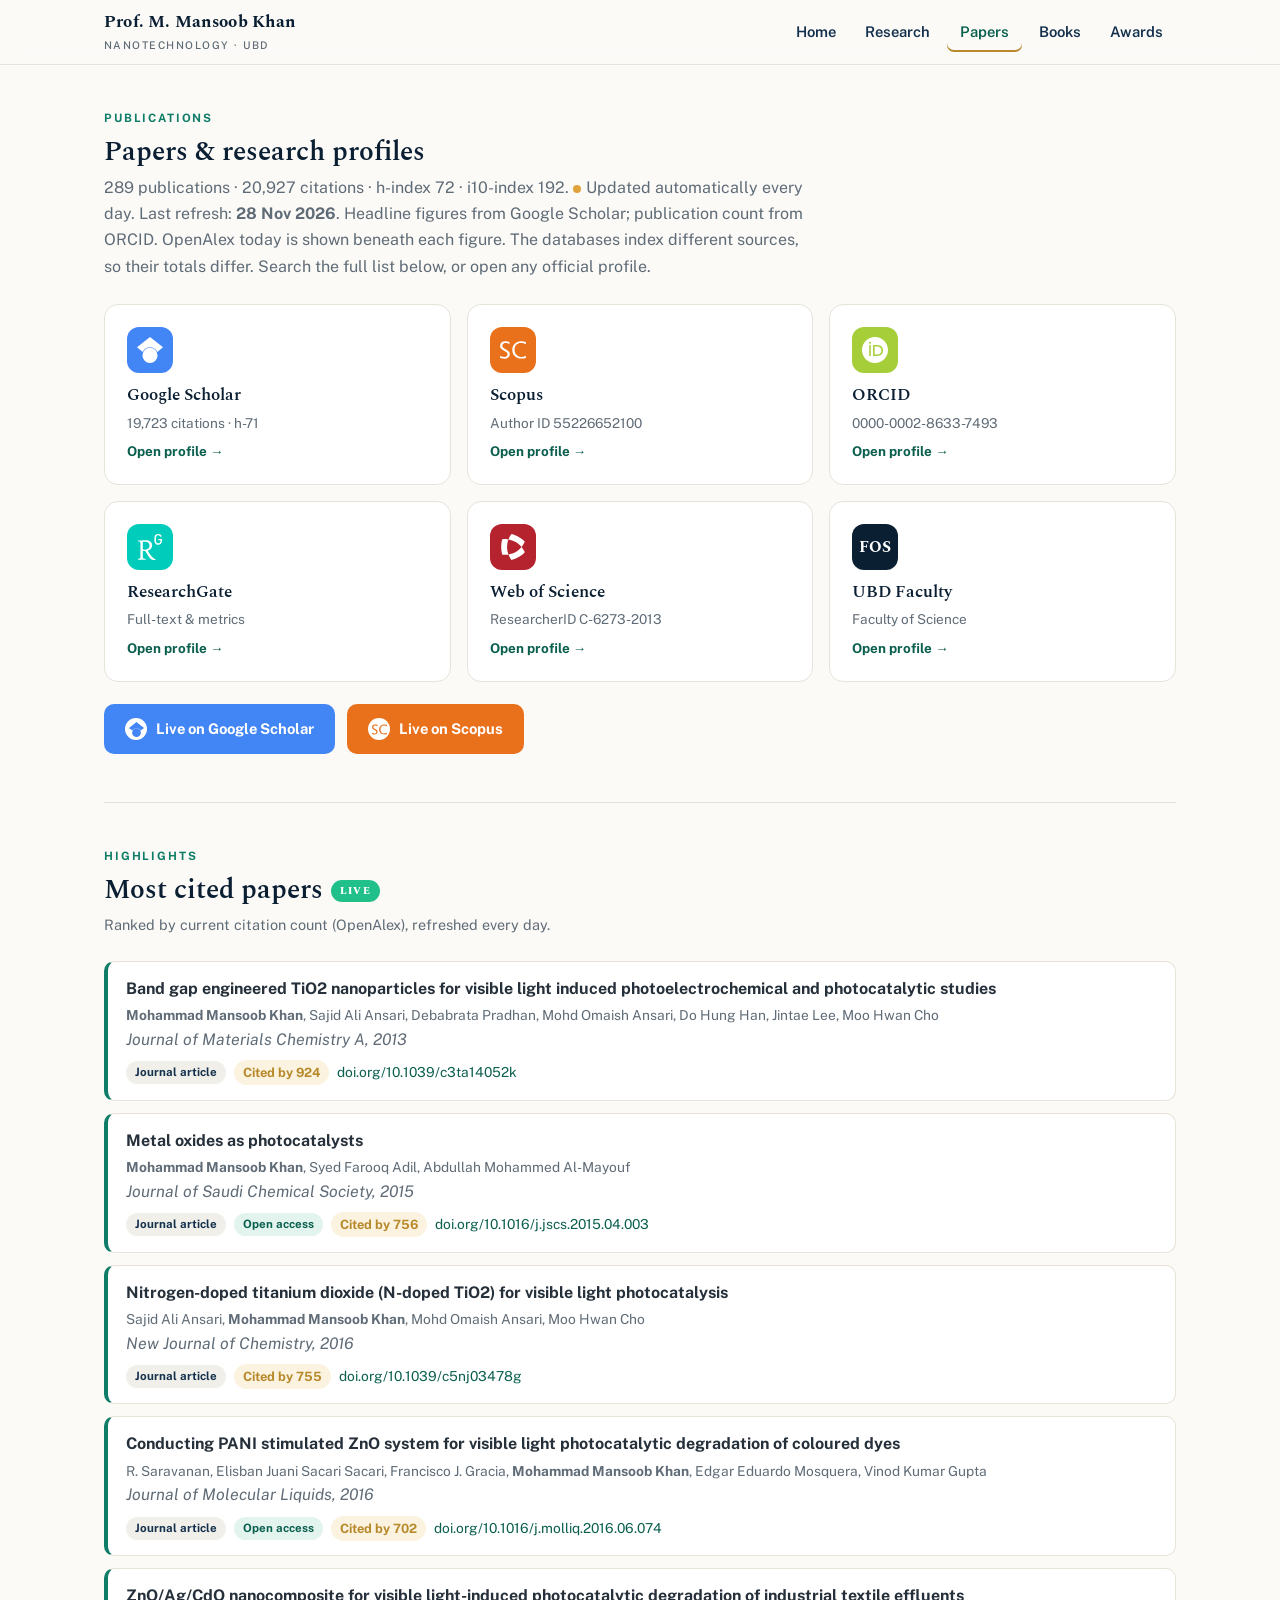
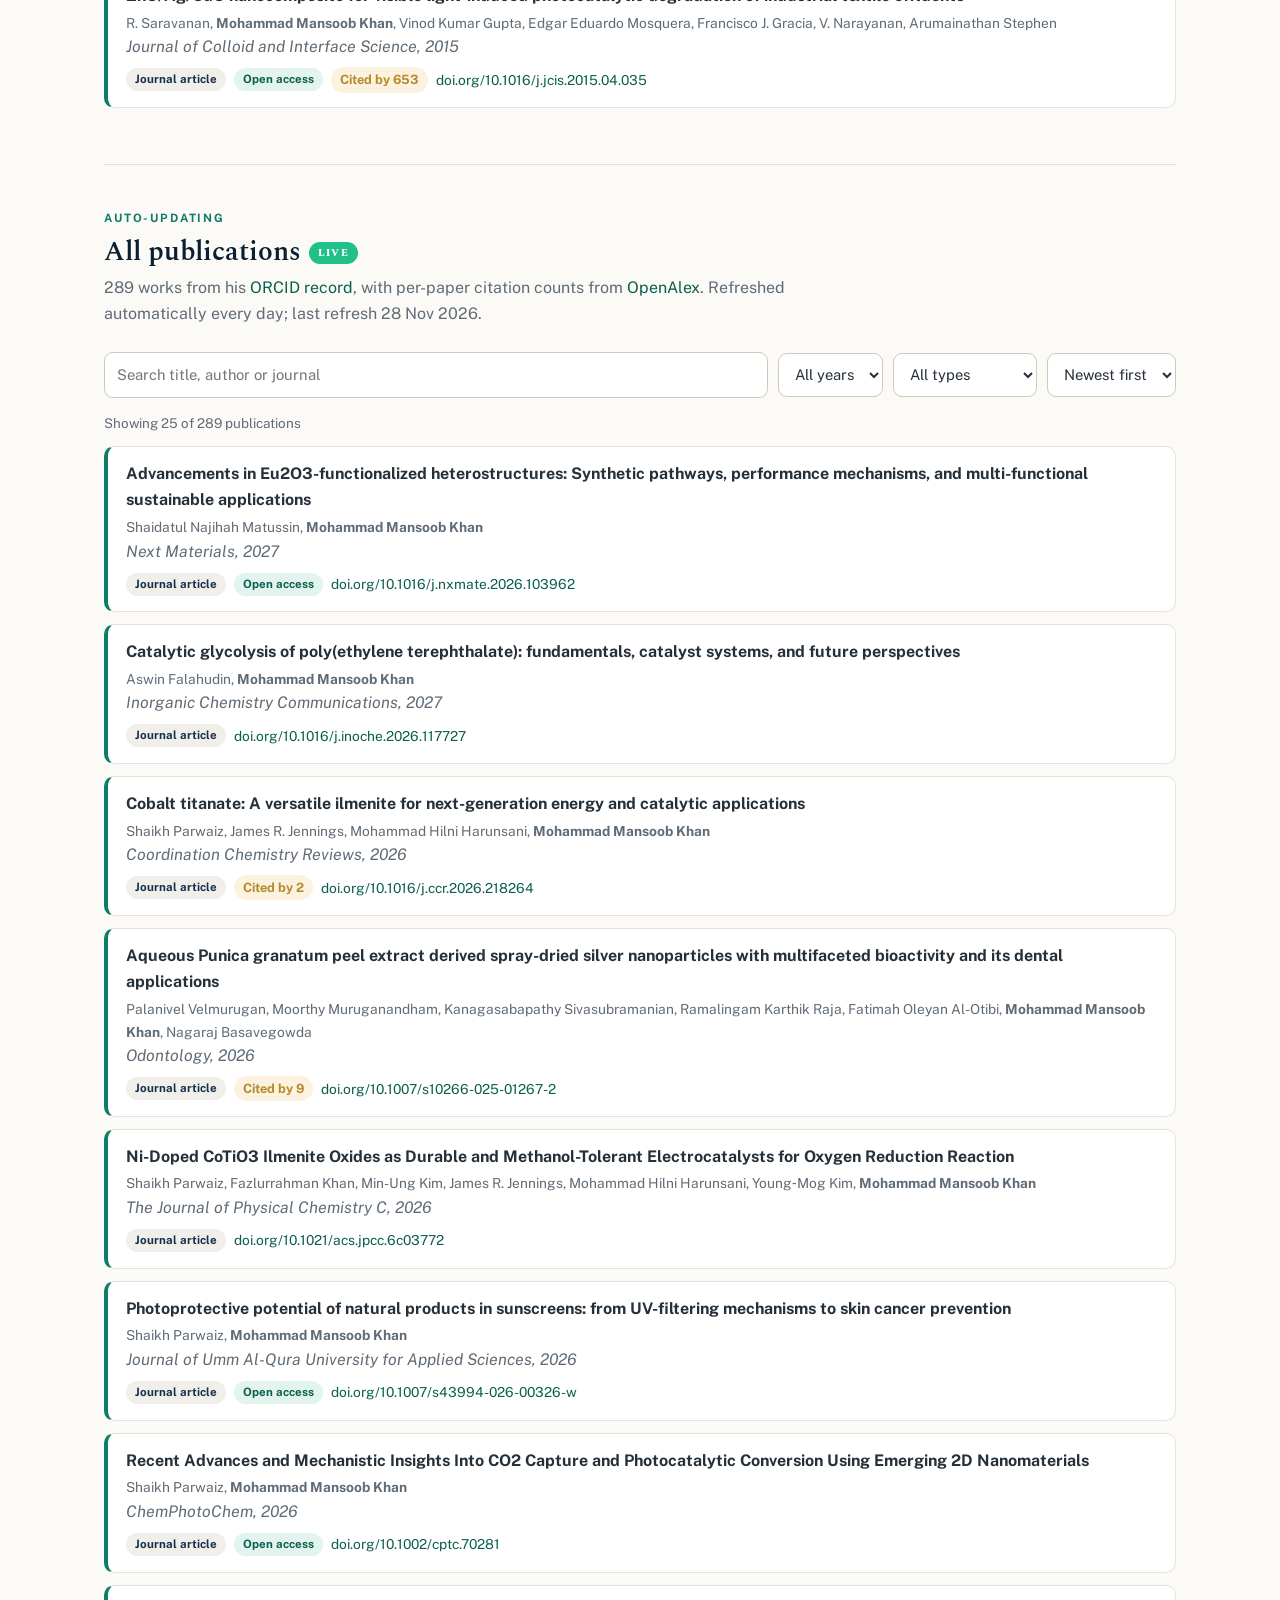
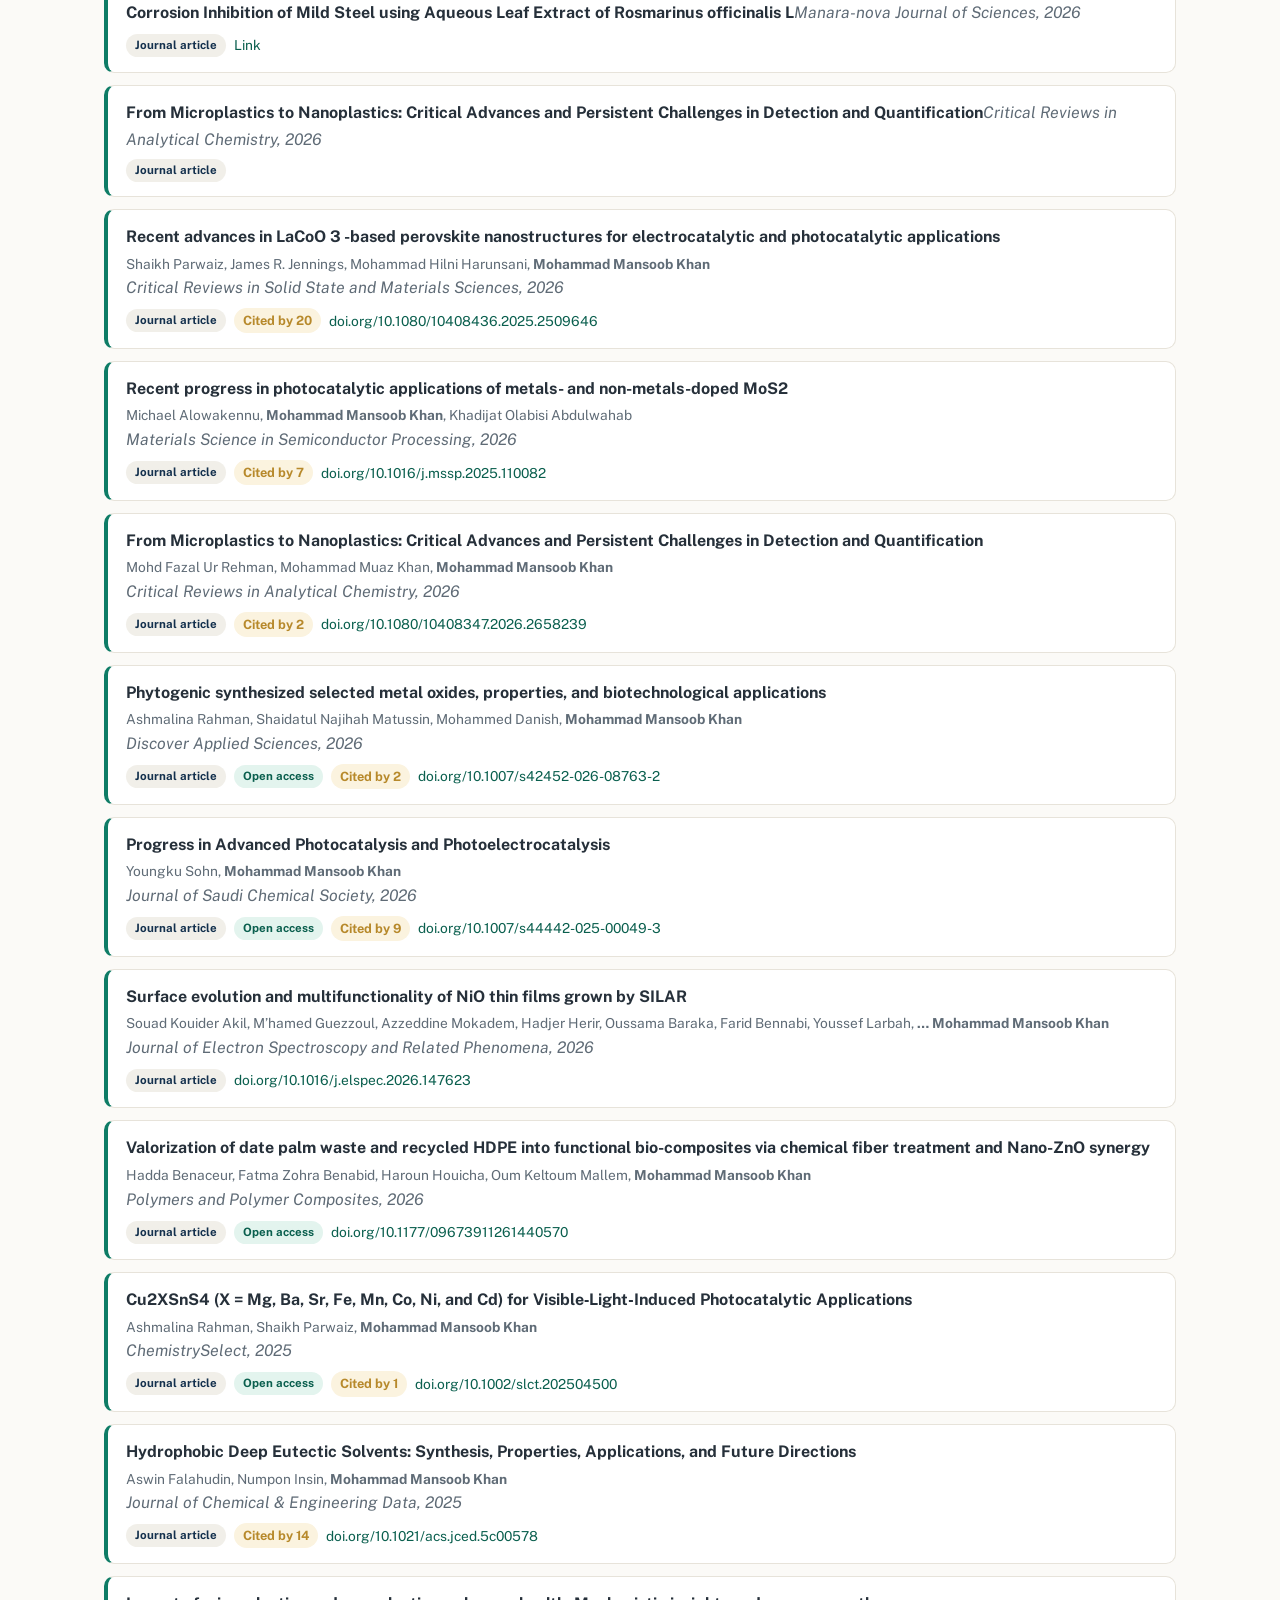
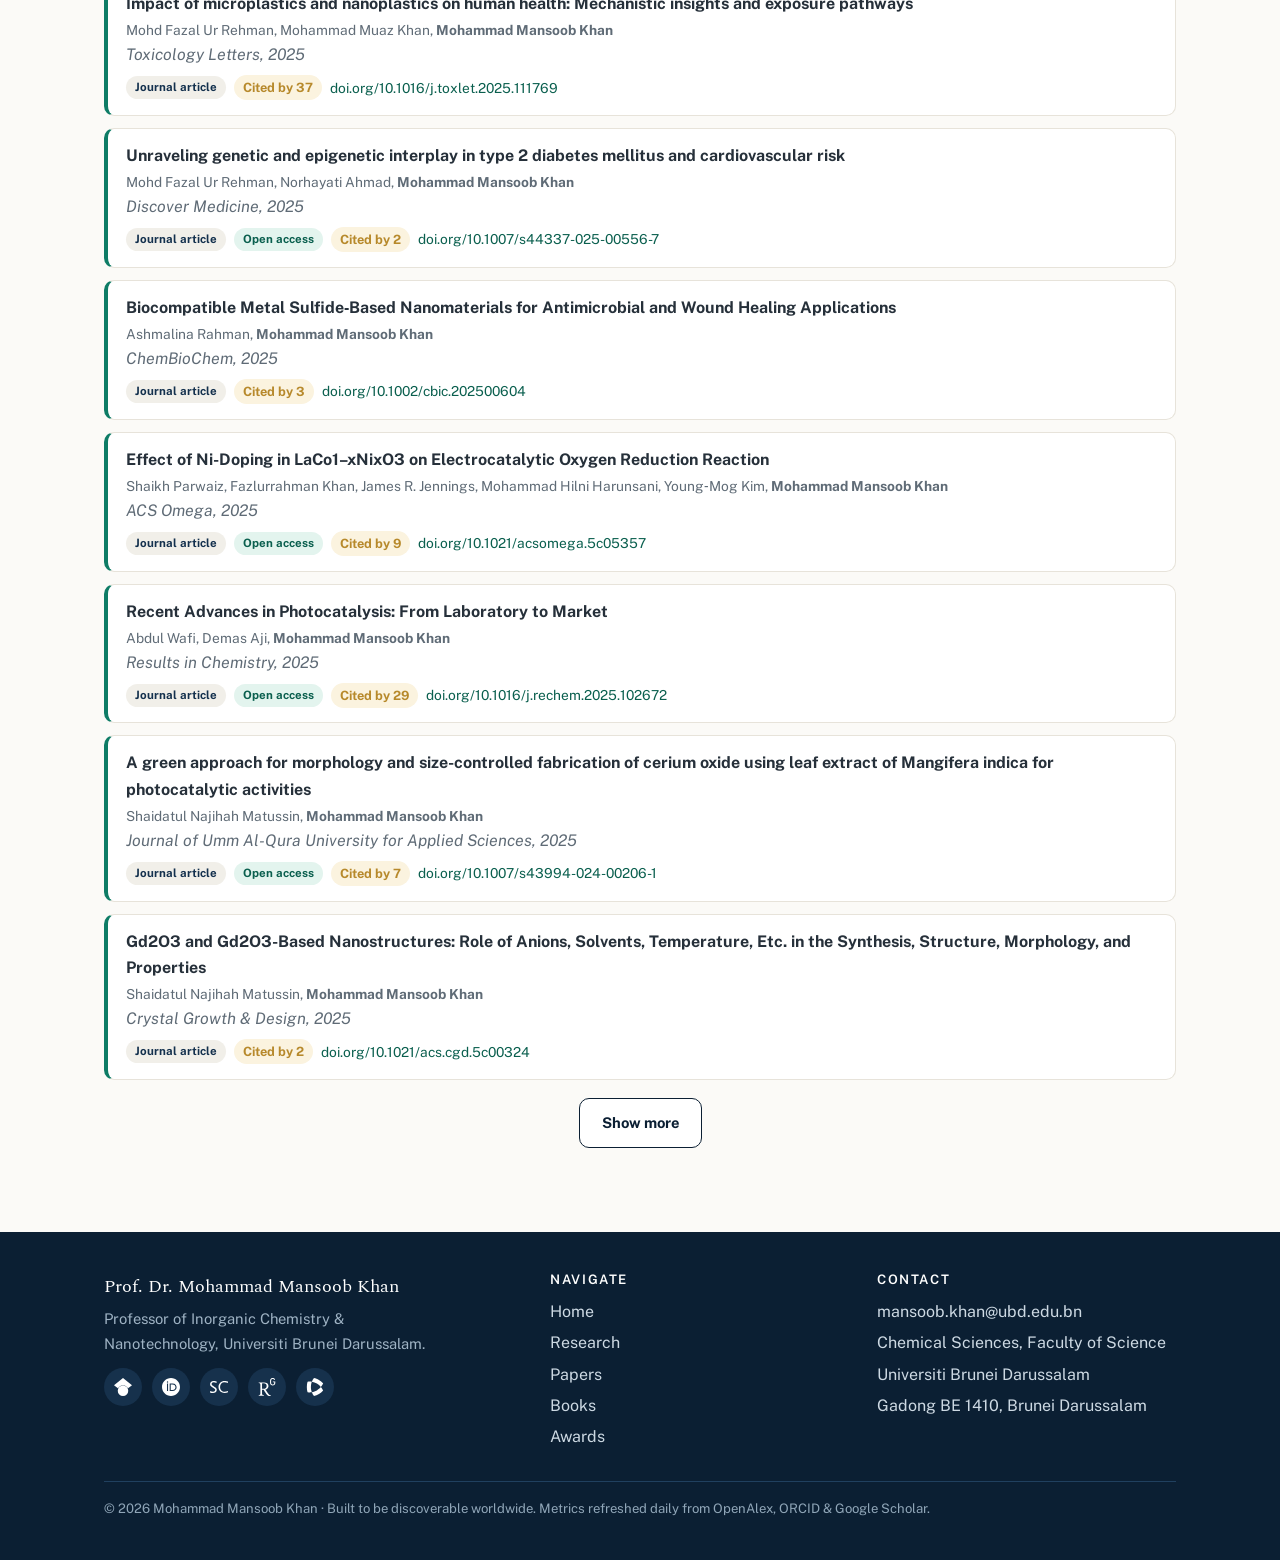
<file: Papers.html>
<!DOCTYPE html>
<html lang="en"><head>
<meta charset="UTF-8"><meta name="viewport" content="width=device-width, initial-scale=1.0">
<title>Papers — Prof. Mohammad Mansoob Khan</title>
<meta name="description" content="Research profiles and selected publications of Prof. Mohammad Mansoob Khan with DOI links, searchable and updated automatically every day. 20,927 citations, h-index 72.">
<link rel="canonical" href="https://profmansoobkhan.github.io/Papers.html">
<meta property="og:type" content="profile"><meta property="og:title" content="Papers — Prof. Mohammad Mansoob Khan">
<meta property="og:description" content="Research profiles and selected publications of Prof. Mohammad Mansoob Khan with DOI links, searchable and updated automatically every day. 20,927 citations, h-index 72."><meta property="og:url" content="https://profmansoobkhan.github.io/Papers.html">
<meta property="og:image" content="https://profmansoobkhan.github.io/assets/img/MMK.png">
<meta name="twitter:card" content="summary_large_image">
<link rel="icon" href="assets/img/MMK.png" type="image/png">
<link rel="preconnect" href="https://fonts.googleapis.com"><link rel="preconnect" href="https://fonts.gstatic.com" crossorigin><link href="https://fonts.googleapis.com/css2?family=Spectral:wght@400;500;600;700&family=Public+Sans:wght@400;500;600;700&display=swap" rel="stylesheet">

<style>
:root{
  --ink:#0b1f33; --ink-2:#13304d; --teal:#0e7c66; --teal-d:#0a5f4e;
  --gold:#b7892b; --paper:#fbfaf7; --card:#ffffff; --line:#e7e3da;
  --text:#26303a; --muted:#5f6b76; --soft:#f1efe9;
}
*{margin:0;padding:0;box-sizing:border-box}
html{scroll-behavior:smooth}
body{font-family:"Public Sans",-apple-system,BlinkMacSystemFont,"Segoe UI",sans-serif;color:var(--text);background:var(--paper);line-height:1.65;-webkit-font-smoothing:antialiased}
h1,h2,h3,h4{font-family:"Spectral",Georgia,"Times New Roman",serif;color:var(--ink);line-height:1.2;font-weight:600}
a{color:var(--teal-d);text-decoration:none}
a:hover{text-decoration:underline}
.wrap{max-width:1120px;margin:0 auto;padding:0 24px}
.eyebrow{font-size:.72rem;font-weight:700;letter-spacing:.16em;text-transform:uppercase;color:var(--teal);margin-bottom:.5rem}
/* skip link */
.skip{position:absolute;left:-9999px;top:0;background:var(--ink);color:#fff;padding:.6rem 1rem;z-index:200}
.skip:focus{left:8px;top:8px}
/* header */
header.nav{position:sticky;top:0;z-index:100;background:rgba(251,250,247,.88);backdrop-filter:blur(10px);border-bottom:1px solid var(--line)}
.nav-in{display:flex;align-items:center;gap:18px;height:64px}
.brand{font-family:"Spectral",serif;font-weight:700;color:var(--ink);font-size:1.06rem;letter-spacing:.01em;white-space:nowrap}
.brand:hover{text-decoration:none;color:var(--teal-d)}
.brand small{display:block;font-family:"Public Sans",sans-serif;font-weight:500;font-size:.66rem;letter-spacing:.14em;text-transform:uppercase;color:var(--muted)}
nav.menu{margin-left:auto}
nav.menu ul{list-style:none;display:flex;gap:4px;flex-wrap:wrap}
nav.menu a{display:block;padding:.5rem .8rem;border-radius:7px;color:var(--ink-2);font-weight:600;font-size:.92rem}
nav.menu a:hover{background:var(--soft);text-decoration:none;color:var(--teal-d)}
nav.menu a[aria-current=page]{color:var(--teal-d);box-shadow:inset 0 -2px 0 var(--gold)}
/* mobile nav fix */
@media(max-width:720px){
  .nav-in{height:auto;min-height:56px;flex-direction:column;align-items:flex-start;gap:6px;padding:10px 0}
  .brand{font-size:1rem}
  nav.menu{margin-left:0;width:100%;overflow-x:auto;-webkit-overflow-scrolling:touch}
  nav.menu ul{gap:2px;flex-wrap:nowrap;min-width:max-content}
  nav.menu a{padding:.4rem .6rem;font-size:.88rem}
}
/* hero */
.hero{display:grid;grid-template-columns:300px 1fr;gap:48px;align-items:center;padding:64px 0 40px}
.hero-photo{position:relative}
.hero-photo img{width:100%;border-radius:14px 14px 14px 60px;border:1px solid var(--line);box-shadow:0 24px 50px -24px rgba(11,31,51,.45);display:block}
.hero-photo::after{content:"";position:absolute;inset:14px -14px -14px 14px;border:1.5px solid var(--gold);border-radius:14px 14px 14px 60px;z-index:-1}
.hero h1{font-size:clamp(2rem,4.2vw,3rem);margin:.2rem 0 .4rem}
.hero .role{font-size:1.18rem;color:var(--ink-2);font-family:"Spectral",serif;font-weight:500}
.hero .affil{color:var(--muted);margin:.5rem 0 1.1rem}
.hero .affil b{color:var(--teal-d)}
.lead{font-size:1.06rem;color:var(--text);max-width:60ch}
@media(max-width:820px){.hero{grid-template-columns:1fr;gap:28px;padding:36px 0 24px;text-align:left}.hero-photo{max-width:240px}}
/* profile chips */
.chips{display:flex;flex-wrap:wrap;gap:10px;margin-top:20px}
.chip{display:inline-flex;align-items:center;gap:9px;padding:9px 15px;border:1px solid var(--line);border-radius:999px;background:var(--card);font-weight:600;font-size:.86rem;color:var(--ink-2);transition:transform .15s,box-shadow .15s,border-color .15s}
.chip:hover{text-decoration:none;transform:translateY(-2px);box-shadow:0 8px 18px -10px rgba(11,31,51,.5);border-color:var(--teal)}
.chip .ic{width:24px;height:24px;border-radius:50%;display:flex;align-items:center;justify-content:center;flex:0 0 24px}
/* metric band */
.band{background:linear-gradient(180deg,#0b1f33,#13304d);color:#eaf1f6;border-radius:16px;padding:30px 26px;margin:8px 0 6px}
.band .eyebrow{color:#7fd2bf}
.mrow{display:grid;grid-template-columns:repeat(6,1fr);gap:14px;margin-top:6px}
.metric{padding:6px 4px}
.metric .n{font-family:"Spectral",serif;font-size:1.9rem;font-weight:700;color:#fff;line-height:1}
.metric .l{font-size:.74rem;color:#9fb3c4;margin-top:6px;letter-spacing:.02em}
.metric.accent .n{color:var(--gold-l,#e9c870)}
@media(max-width:760px){.mrow{grid-template-columns:repeat(3,1fr);gap:18px 10px}}
@media(max-width:420px){.mrow{grid-template-columns:repeat(2,1fr)}}
.livenote{font-size:.78rem;color:var(--muted);margin-top:12px}
.livedot{display:none;width:8px;height:8px;border-radius:50%;background:#21c08b;vertical-align:middle;margin-right:5px;animation:pulse 2s infinite}
@keyframes pulse{0%,100%{opacity:1}50%{opacity:.4}}
/* sections */
section.block{padding:44px 0;border-top:1px solid var(--line)}
.sec-head{margin-bottom:24px}
.sec-head h2{font-size:1.7rem}
.sec-head p{color:var(--muted);max-width:70ch;margin-top:6px}
.prose p{margin-bottom:1rem;max-width:72ch}
/* feature grid */
.fgrid{display:grid;grid-template-columns:repeat(2,1fr);gap:18px}
@media(max-width:720px){.fgrid{grid-template-columns:1fr}}
.feat{background:var(--card);border:1px solid var(--line);border-radius:12px;padding:22px 22px;position:relative;overflow:hidden}
.feat::before{content:"";position:absolute;left:0;top:0;bottom:0;width:4px;background:var(--teal)}
.feat h3{font-size:1.12rem;margin-bottom:.4rem;color:var(--ink)}
.feat p{color:var(--muted);font-size:.95rem}
/* affiliations */
.afrow{display:grid;grid-template-columns:repeat(3,1fr);gap:18px}
@media(max-width:720px){.afrow{grid-template-columns:1fr}}
.afcard{border:1px solid var(--line);border-radius:12px;padding:22px;background:var(--card);display:flex;gap:14px;align-items:flex-start}
.afcard .mono{width:52px;height:52px;border-radius:11px;flex:0 0 52px;display:flex;align-items:center;justify-content:center;font-family:"Spectral",serif;font-weight:700;color:#fff;font-size:1.05rem;letter-spacing:.02em}
.afcard h3{font-size:1.02rem}
.afcard .yr{color:var(--muted);font-size:.85rem;margin-top:2px}
.afcard .ro{color:var(--teal-d);font-weight:600;font-size:.85rem}
/* timeline */
.tl{list-style:none;border-left:2px solid var(--line);margin-left:6px;padding-left:0}
.tl li{position:relative;margin:0 0 20px 22px;padding-bottom:2px}
.tl li::before{content:"";position:absolute;left:-29px;top:6px;width:11px;height:11px;border-radius:50%;background:var(--teal);box-shadow:0 0 0 4px var(--paper)}
.tl .when{font-weight:700;color:var(--teal-d);font-size:.86rem;letter-spacing:.02em}
.tl h3{font-size:1.04rem;margin:.1rem 0 .15rem}
.tl p{color:var(--muted);font-size:.92rem}
/* profile cards (papers) */
.pcards{display:grid;grid-template-columns:repeat(3,1fr);gap:16px}
@media(max-width:820px){.pcards{grid-template-columns:repeat(2,1fr)}}
@media(max-width:480px){.pcards{grid-template-columns:1fr}}
.pcard{border:1px solid var(--line);border-radius:14px;padding:22px;background:var(--card);display:flex;flex-direction:column;gap:6px;transition:transform .15s,box-shadow .15s}
.pcard:hover{text-decoration:none;transform:translateY(-3px);box-shadow:0 16px 30px -18px rgba(11,31,51,.5)}
.pcard .ic{width:46px;height:46px;border-radius:12px;display:flex;align-items:center;justify-content:center;margin-bottom:6px}
.pcard h3{font-size:1.06rem}
.pcard p{color:var(--muted);font-size:.85rem}
.pcard .go{margin-top:auto;color:var(--teal-d);font-weight:700;font-size:.84rem}
/* pub list */
.pubs{list-style:none}
.pubs li{background:var(--card);border:1px solid var(--line);border-left:4px solid var(--teal);border-radius:10px;padding:14px 18px;margin-bottom:12px}
.pubs .venue{color:var(--muted);font-style:italic}
.pubs .doi a{font-size:.86rem;word-break:break-word}
.pubs .cit{display:inline-block;margin-top:4px;font-size:.8rem;font-weight:700;color:var(--gold);background:#fbf3df;padding:2px 9px;border-radius:999px}
.yhead{font-family:"Spectral",serif;color:var(--teal-d);font-weight:700;margin:22px 0 10px;font-size:1.05rem;letter-spacing:.02em}
.livetag{background:#21c08b;color:#fff;font-size:.62rem;font-weight:800;letter-spacing:.12em;padding:3px 9px;border-radius:999px;vertical-align:middle;margin-left:8px}
/* buttons */
.btns{display:flex;flex-wrap:wrap;gap:12px;margin:6px 0 4px}
.btn{display:inline-flex;align-items:center;gap:9px;padding:12px 20px;border-radius:10px;font-weight:700;font-size:.92rem;border:1px solid transparent}
.btn .ic{width:22px;height:22px;border-radius:50%;display:flex;align-items:center;justify-content:center}
.btn.scholar{background:#4285F4;color:#fff}
.btn.scopus{background:#E9711C;color:#fff}
.btn:hover{text-decoration:none;filter:brightness(1.07);transform:translateY(-1px)}
/* books */
.bgrid{display:grid;grid-template-columns:repeat(3,1fr);gap:24px}
@media(max-width:760px){.bgrid{grid-template-columns:repeat(2,1fr)}}
@media(max-width:460px){.bgrid{grid-template-columns:1fr}}
.book{background:var(--card);border:1px solid var(--line);border-radius:12px;overflow:hidden;display:flex;flex-direction:column}
.book img{width:100%;height:300px;object-fit:cover;border-bottom:1px solid var(--line)}
.book .bbody{padding:16px 16px 18px}
.book h3{font-size:1.02rem;line-height:1.25}
.book .meta{color:var(--muted);font-size:.84rem;margin:6px 0 10px}
.book .role-pill{display:inline-block;font-size:.7rem;font-weight:700;letter-spacing:.08em;text-transform:uppercase;color:var(--teal-d);background:#e7f3ef;padding:2px 8px;border-radius:999px}
.book a.vlink{display:inline-block;margin-top:10px;font-weight:700;font-size:.84rem}
/* contact */
.cgrid{display:grid;grid-template-columns:repeat(3,1fr);gap:18px}
@media(max-width:720px){.cgrid{grid-template-columns:1fr}}
.cbox{border:1px solid var(--line);border-radius:12px;padding:20px;background:var(--card)}
.cbox h3{font-size:1.02rem;margin-bottom:.4rem}
.cbox p,.cbox a{font-size:.92rem}
/* footer */
footer.site{background:var(--ink);color:#cdd9e3;margin-top:40px}
footer.site .wrap{padding:40px 24px}
.fcol-row{display:grid;grid-template-columns:1.4fr 1fr 1fr;gap:28px}
@media(max-width:720px){.fcol-row{grid-template-columns:1fr}}
footer.site h4{color:#fff;font-size:.82rem;letter-spacing:.12em;text-transform:uppercase;margin-bottom:.7rem;font-family:"Public Sans",sans-serif}
footer.site ul{list-style:none}
footer.site li{margin:.3rem 0}
footer.site a{color:#cdd9e3}
footer.site a:hover{color:#fff}
.fbrand{font-family:"Spectral",serif;font-size:1.15rem;color:#fff;margin-bottom:.3rem}
.fbot{border-top:1px solid #20405f;margin-top:26px;padding-top:16px;font-size:.82rem;color:#90a6b8}
.fchips{display:flex;gap:10px;margin-top:12px;flex-wrap:wrap}
.fchips a{width:38px;height:38px;border-radius:50%;display:flex;align-items:center;justify-content:center;background:#16314c}
.fchips a:hover{background:var(--teal)}
</style>
<link rel="stylesheet" href="assets/css/live.css">
</head><body>
<a class="skip" href="#main">Skip to content</a>
<header class="nav"><div class="wrap nav-in">
<a class="brand" href="index.html">Prof. M. Mansoob Khan<small>Nanotechnology · UBD</small></a>
<nav class="menu" aria-label="Main"><ul><li><a href="index.html">Home</a></li><li><a href="research.html">Research</a></li><li><a href="Papers.html" aria-current=page>Papers</a></li><li><a href="Books.html">Books</a></li><li><a href="Awards.html">Awards</a></li></ul></nav>
</div></header>
<main id="main">

<div class="wrap">
  <section class="block" style="border-top:none">
    <div class="sec-head"><div class="eyebrow">Publications</div><h2>Papers &amp; research profiles</h2>
    <p><span data-live="publications">289</span> publications · <span data-live="citations">20,927</span> citations · h-index <span data-live="h_index">72</span> · i10-index <span data-live="i10_index">192</span>. <span id="livenote">Figures refresh automatically every day.</span> Search the full list below, or open any official profile.</p></div>
    <div class="pcards"><a class="pcard" href="https://scholar.google.com/citations?user=ynzk598AAAAJ&hl=en" target="_blank" rel="me noopener"><span class="ic" style="background:#4285F4"><svg viewBox="0 0 24 24" width="26" height="26" xmlns="http://www.w3.org/2000/svg" aria-hidden="true" focusable="false"><path fill="#fff" d="M5.242 13.769L0 9.5 12 0l12 9.5-5.242 4.269C17.548 11.249 14.978 9.5 12 9.5c-2.977 0-5.548 1.748-6.758 4.269zM12 10a7 7 0 1 0 0 14 7 7 0 0 0 0-14z"/></svg></span><h3>Google Scholar</h3><p>19,723 citations · h-71</p><span class="go">Open profile →</span></a><a class="pcard" href="https://www.scopus.com/authid/detail.uri?authorId=55226652100" target="_blank" rel="me noopener"><span class="ic" style="background:#E9711C"><svg viewBox="0 0 24 24" width="26" height="26" xmlns="http://www.w3.org/2000/svg" aria-hidden="true" focusable="false"><path fill="#fff" d="M24 19.059l-.14-1.777c-1.426.772-2.945 1.076-4.465 1.076-3.319 0-5.96-2.782-5.96-6.475 0-3.903 2.595-6.31 5.633-6.31 1.917 0 3.39.303 4.792 1.075L24 4.895c-1.286-.608-2.337-.889-4.698-.889-4.534 0-7.97 3.53-7.97 8.017 0 5.12 4.09 7.924 7.9 7.924 1.916 0 3.506-.257 4.768-.888zm-14.954-3.46c0-2.22-1.964-3.225-3.857-4.347C3.716 10.364 2.15 9.756 2.15 8.12c0-1.215.889-2.548 2.642-2.548 1.519 0 2.57.234 3.903 1.029l.117-1.847c-1.239-.514-2.127-.748-4.137-.748C1.8 4.006.047 5.876.047 8.26c0 2.384 2.103 3.413 4.02 4.581 1.426.865 2.922 1.45 2.922 2.992 0 1.496-1.333 2.571-2.922 2.571-1.566 0-2.594-.35-3.786-1.075L0 19.176c1.215.56 2.454.818 4.16.818 2.385 0 4.885-1.473 4.885-4.395z"/></svg></span><h3>Scopus</h3><p>Author ID 55226652100</p><span class="go">Open profile →</span></a><a class="pcard" href="https://orcid.org/0000-0002-8633-7493" target="_blank" rel="me noopener"><span class="ic" style="background:#A6CE39"><svg viewBox="0 0 24 24" width="26" height="26" xmlns="http://www.w3.org/2000/svg" aria-hidden="true" focusable="false"><path fill="#fff" d="M12 0C5.372 0 0 5.372 0 12s5.372 12 12 12 12-5.372 12-12S18.628 0 12 0zM7.369 4.378c.525 0 .947.431.947.947s-.422.947-.947.947a.95.95 0 0 1-.947-.947c0-.525.422-.947.947-.947zm-.722 3.038h1.444v10.041H6.647V7.416zm3.562 0h3.9c3.712 0 5.344 2.653 5.344 5.025 0 2.578-2.016 5.025-5.325 5.025h-3.919V7.416zm1.444 1.303v7.444h2.297c3.272 0 4.022-2.484 4.022-3.722 0-2.016-1.284-3.722-4.097-3.722h-2.222z"/></svg></span><h3>ORCID</h3><p>0000-0002-8633-7493</p><span class="go">Open profile →</span></a><a class="pcard" href="https://www.researchgate.net/profile/Mohammad-Mansoob-Khan" target="_blank" rel="me noopener"><span class="ic" style="background:#00CCBB"><svg viewBox="0 0 24 24" width="26" height="26" xmlns="http://www.w3.org/2000/svg" aria-hidden="true" focusable="false"><path fill="#fff" d="M19.586 0c-.818 0-1.508.19-2.073.565-.563.377-.97.936-1.213 1.68a3.193 3.193 0 0 0-.112.437 8.365 8.365 0 0 0-.078.53 9 9 0 0 0-.05.727c-.01.282-.013.621-.013 1.016a31.121 31.123 0 0 0 .014 1.017 9 9 0 0 0 .05.727 7.946 7.946 0 0 0 .077.53h-.005a3.334 3.334 0 0 0 .113.438c.245.743.65 1.303 1.214 1.68.565.376 1.256.564 2.075.564.8 0 1.536-.213 2.105-.603.57-.39.94-.916 1.175-1.65.076-.235.135-.558.177-.93a10.9 10.9 0 0 0 .043-1.207v-.82c0-.095-.047-.142-.14-.142h-3.064c-.094 0-.14.047-.14.141v.956c0 .094.046.14.14.14h1.666c.056 0 .084.03.084.086 0 .36 0 .62-.036.865-.038.244-.1.447-.147.606-.108.385-.348.664-.638.876-.29.212-.738.35-1.227.35-.545 0-.901-.15-1.21-.353-.306-.203-.517-.454-.67-.915a3.136 3.136 0 0 1-.147-.762 17.366 17.367 0 0 1-.034-.656c-.01-.26-.014-.572-.014-.939a26.401 26.403 0 0 1 .014-.938 15.821 15.822 0 0 1 .035-.656 3.19 3.19 0 0 1 .148-.76 1.89 1.89 0 0 1 .742-1.01c.344-.244.593-.352 1.137-.352.508 0 .815.096 1.144.303.33.207.528.492.764.925.047.094.111.118.198.07l1.044-.43c.075-.048.09-.115.042-.199a3.549 3.549 0 0 0-.466-.742 3 3 0 0 0-.679-.607 3.313 3.313 0 0 0-.903-.41A4.068 4.068 0 0 0 19.586 0zM8.217 5.836c-1.69 0-3.036.086-4.297.086-1.146 0-2.291 0-3.007-.029v.831l1.088.2c.744.144 1.174.488 1.174 2.264v11.288c0 1.777-.43 2.12-1.174 2.263l-1.088.2v.832c.773-.029 2.12-.086 3.465-.086 1.29 0 2.951.057 3.667.086v-.831l-1.49-.2c-.773-.115-1.174-.487-1.174-2.264v-4.784c.688.057 1.29.057 2.206.057 1.748 3.123 3.41 5.472 4.355 6.56.86 1.032 2.177 1.691 3.839 1.691.487 0 1.003-.086 1.318-.23v-.744c-1.031 0-2.063-.716-2.808-1.518-1.26-1.376-2.95-3.582-4.355-6.074 2.32-.545 4.04-2.722 4.04-4.9 0-3.208-2.492-4.698-5.758-4.698zm-.515 1.29c2.406 0 3.839 1.26 3.839 3.552 0 2.263-1.547 3.782-4.097 3.782-.974 0-1.404-.03-2.063-.086v-7.19c.66-.059 1.547-.059 2.32-.059z"/></svg></span><h3>ResearchGate</h3><p>Full-text & metrics</p><span class="go">Open profile →</span></a><a class="pcard" href="https://www.webofscience.com/wos/author/record/C-6273-2013" target="_blank" rel="me noopener"><span class="ic" style="background:#B4232E"><svg viewBox="0 0 24 24" width="26" height="26" xmlns="http://www.w3.org/2000/svg" aria-hidden="true" focusable="false"><path fill="#fff" d="M11.262 18a20.588 20.588 0 0 0 3.246-1.476 20.954 20.954 0 0 0 2.852-2.064A14.46 14.46 0 0 0 19.82 12c.328.328.622.688.884 1.082.328.394.592.786.788 1.18.262.46.524.886.786 1.28.198.458.394.884.59 1.278a23.172 23.172 0 0 1-2.654 2.46 38.765 38.765 0 0 1-2.952 1.966A29.612 29.612 0 0 1 10.574 24l-.788-1.18c-.26-.46-.524-.886-.786-1.28-.209-.42-.406-.846-.59-1.278l-.59-1.376A20.4 20.4 0 0 0 11.26 18h.002zm2.754-16.918a29.61 29.61 0 0 1 3.246 1.574c.984.59 1.968 1.246 2.952 1.966a47.566 47.566 0 0 1 2.654 2.46c-.196.46-.392.886-.59 1.28-.26.458-.524.884-.786 1.278a6.16 6.16 0 0 1-.788 1.18c-.273.409-.568.803-.884 1.18a18.072 18.072 0 0 0-2.46-2.558 20.936 20.936 0 0 0-2.852-2.064 20.4 20.4 0 0 0-6.688-2.36l.59-1.38c.196-.392.394-.82.59-1.278l.786-1.18.788-1.18c1.18.262 2.328.622 3.442 1.082zm-7.574 18c-.524.066-1.016.1-1.474.1H3.492c-.46 0-.92-.034-1.378-.1a34.28 34.28 0 0 1-.786-3.54 32.942 32.942 0 0 1 0-7.18c.196-1.18.46-2.33.786-3.444l1.378-.196h1.476c.46 0 .95.032 1.474.098l1.378.196-.59 1.77c-.262.984-.46 2-.59 3.05-.066.984-.1 2-.1 3.05.066 1.048.198 2.064.394 3.048.262 1.05.558 2.034.886 2.952-.46.13-.92.196-1.378.196z"/></svg></span><h3>Web of Science</h3><p>ResearcherID C-6273-2013</p><span class="go">Open profile →</span></a><a class="pcard" href="https://fos.ubd.edu.bn/academics/" target="_blank" rel="noopener"><span class="ic" style="background:var(--ink)"><span style="color:#fff;font-family:Spectral,serif;font-weight:700">FOS</span></span><h3>UBD Faculty</h3><p>Faculty of Science</p><span class="go">Open profile →</span></a></div>
    <div class="btns" style="margin-top:22px">
      <a class="btn scholar" href="https://scholar.google.com/citations?user=ynzk598AAAAJ&hl=en" target="_blank" rel="noopener"><span class="ic" style="background:#fff"><svg viewBox="0 0 24 24" width="15" height="15" xmlns="http://www.w3.org/2000/svg" aria-hidden="true" focusable="false"><path fill="#4285F4" d="M5.242 13.769L0 9.5 12 0l12 9.5-5.242 4.269C17.548 11.249 14.978 9.5 12 9.5c-2.977 0-5.548 1.748-6.758 4.269zM12 10a7 7 0 1 0 0 14 7 7 0 0 0 0-14z"/></svg></span>Live on Google Scholar</a>
      <a class="btn scopus" href="https://www.scopus.com/authid/detail.uri?authorId=55226652100" target="_blank" rel="noopener"><span class="ic" style="background:#fff"><svg viewBox="0 0 24 24" width="15" height="15" xmlns="http://www.w3.org/2000/svg" aria-hidden="true" focusable="false"><path fill="#E9711C" d="M24 19.059l-.14-1.777c-1.426.772-2.945 1.076-4.465 1.076-3.319 0-5.96-2.782-5.96-6.475 0-3.903 2.595-6.31 5.633-6.31 1.917 0 3.39.303 4.792 1.075L24 4.895c-1.286-.608-2.337-.889-4.698-.889-4.534 0-7.97 3.53-7.97 8.017 0 5.12 4.09 7.924 7.9 7.924 1.916 0 3.506-.257 4.768-.888zm-14.954-3.46c0-2.22-1.964-3.225-3.857-4.347C3.716 10.364 2.15 9.756 2.15 8.12c0-1.215.889-2.548 2.642-2.548 1.519 0 2.57.234 3.903 1.029l.117-1.847c-1.239-.514-2.127-.748-4.137-.748C1.8 4.006.047 5.876.047 8.26c0 2.384 2.103 3.413 4.02 4.581 1.426.865 2.922 1.45 2.922 2.992 0 1.496-1.333 2.571-2.922 2.571-1.566 0-2.594-.35-3.786-1.075L0 19.176c1.215.56 2.454.818 4.16.818 2.385 0 4.885-1.473 4.885-4.395z"/></svg></span>Live on Scopus</a>
    </div>
  </section>
  <section class="block">
    <div class="sec-head"><div class="eyebrow">Highlights</div><h2>Most cited papers<span class="livetag">LIVE</span></h2>
    <p style="font-size:.9rem">Ranked by current citation count (OpenAlex), refreshed every day.</p></div>
    <ul class="pubs" id="topcited"><li>M. M. Khan, S. A. Ansari, D. Pradhan, et al.. <strong>Band gap engineered TiO₂ nanoparticles for visible-light-induced photoelectrochemical and photocatalytic studies.</strong> <span class="venue">Journal of Materials Chemistry A, 2014, 2(3), 637–644.</span> <span class="cit">🏅 Cited by 1,004</span></li><li>S. A. Ansari, M. M. Khan, M. O. Ansari, M. H. Cho. <strong>Nitrogen-doped titanium dioxide (N-doped TiO₂) for visible-light photocatalysis.</strong> <span class="venue">New Journal of Chemistry, 2016, 40(4), 3000–3009.</span> <span class="cit">🏅 Cited by 835</span></li><li>M. M. Khan, S. F. Adil, A. Al-Mayouf. <strong>Metal oxides as photocatalysts.</strong> <span class="venue">Journal of Saudi Chemical Society, 2015, 19(5), 462–464.</span> <span class="cit">🏅 Cited by 834</span></li><li>R. Saravanan, E. Sacari, F. Gracia, M. M. Khan, et al.. <strong>Conducting PANI-stimulated ZnO system for visible-light photocatalytic degradation of coloured dyes.</strong> <span class="venue">Journal of Molecular Liquids, 2016.</span> <span class="cit">🏅 Cited by 760</span></li></ul>
  </section>
  <section class="block">
    <div class="sec-head"><div class="eyebrow">Auto-updating</div><h2>All publications<span class="livetag">LIVE</span></h2>
    <p id="pubstamp">The complete list, refreshed automatically every day.</p></div>
    <div id="pubbrowser"></div>
    <div id="pubfallback">
    <div class="yhead">Selected recent work</div>
    <ul class="pubs"><li>M. Alowakennu, M. Mansoob Khan, K. O. Abdulwahab. <strong>Recent progress in photocatalytic applications of metals- and non-metals-doped MoS₂.</strong> <span class="venue">Materials Science in Semiconductor Processing, 2026, 201, 110082.</span> <span class="doi"><a href="https://doi.org/10.1016/j.mssp.2025.110082" target="_blank" rel="noopener">doi.org/10.1016/j.mssp.2025.110082</a></span></li><li>M. F. U. Rehman, M. Muz Khan, M. Mansoob Khan. <strong>Impact of microplastics and nanoplastics on human health: mechanistic insights and exposure pathways.</strong> <span class="venue">Toxicology Letters, 2025, 414, 111769.</span> <span class="doi"><a href="https://doi.org/10.1016/j.toxlet.2025.111769" target="_blank" rel="noopener">doi.org/10.1016/j.toxlet.2025.111769</a></span></li><li>S. Parwaiz, F. Khan, J. R. Jennings, et al.. <strong>Effect of Ni-doping in LaCo₁₋ₓNiₓO₃ on electrocatalytic oxygen reduction reaction.</strong> <span class="venue">ACS Omega, 2025, 10, 52429–52441.</span> <span class="doi"><a href="https://doi.org/10.1021/acsomega.5c05357" target="_blank" rel="noopener">doi.org/10.1021/acsomega.5c05357</a></span></li><li>A. Rahman, F. Khan, J. R. Jennings, et al.. <strong>Visible-light-active Cu₂ZnₓSnS₄ for efficient photocatalytic degradation of brilliant green dye.</strong> <span class="venue">Scientific Reports, 2025, 15, 13244.</span> <span class="doi"><a href="https://doi.org/10.1038/s41598-025-97680-2" target="_blank" rel="noopener">doi.org/10.1038/s41598-025-97680-2</a></span></li><li>M. Mansoob Khan, K. O. Abdulwahab. <strong>Metals- and non-metals-doped ZnS for various photocatalytic applications.</strong> <span class="venue">Materials Science in Semiconductor Processing, 2024, 181, 108634.</span> <span class="doi"><a href="https://doi.org/10.1016/j.mssp.2024.108634" target="_blank" rel="noopener">doi.org/10.1016/j.mssp.2024.108634</a></span></li></ul>
    <p style="color:var(--muted);font-size:.85rem">Publications prior to 2015 are listed on the Scopus and Google Scholar profiles above.</p>
    </div>
  </section>
</div>

</main>
<footer class="site"><div class="wrap">
<div class="fcol-row">
<div>
<div class="fbrand">Prof. Dr. Mohammad Mansoob Khan</div>
<p style="color:#9fb3c4;font-size:.92rem;max-width:36ch">Professor of Inorganic Chemistry &amp; Nanotechnology, Universiti Brunei Darussalam.</p>
<div class="fchips"><a href="https://scholar.google.com/citations?user=ynzk598AAAAJ&hl=en" target="_blank" rel="me noopener" aria-label="scholar"><svg viewBox="0 0 24 24" width="18" height="18" xmlns="http://www.w3.org/2000/svg" aria-hidden="true" focusable="false"><path fill="#fff" d="M5.242 13.769L0 9.5 12 0l12 9.5-5.242 4.269C17.548 11.249 14.978 9.5 12 9.5c-2.977 0-5.548 1.748-6.758 4.269zM12 10a7 7 0 1 0 0 14 7 7 0 0 0 0-14z"/></svg></a><a href="https://orcid.org/0000-0002-8633-7493" target="_blank" rel="me noopener" aria-label="orcid"><svg viewBox="0 0 24 24" width="18" height="18" xmlns="http://www.w3.org/2000/svg" aria-hidden="true" focusable="false"><path fill="#fff" d="M12 0C5.372 0 0 5.372 0 12s5.372 12 12 12 12-5.372 12-12S18.628 0 12 0zM7.369 4.378c.525 0 .947.431.947.947s-.422.947-.947.947a.95.95 0 0 1-.947-.947c0-.525.422-.947.947-.947zm-.722 3.038h1.444v10.041H6.647V7.416zm3.562 0h3.9c3.712 0 5.344 2.653 5.344 5.025 0 2.578-2.016 5.025-5.325 5.025h-3.919V7.416zm1.444 1.303v7.444h2.297c3.272 0 4.022-2.484 4.022-3.722 0-2.016-1.284-3.722-4.097-3.722h-2.222z"/></svg></a><a href="https://www.scopus.com/authid/detail.uri?authorId=55226652100" target="_blank" rel="me noopener" aria-label="scopus"><svg viewBox="0 0 24 24" width="18" height="18" xmlns="http://www.w3.org/2000/svg" aria-hidden="true" focusable="false"><path fill="#fff" d="M24 19.059l-.14-1.777c-1.426.772-2.945 1.076-4.465 1.076-3.319 0-5.96-2.782-5.96-6.475 0-3.903 2.595-6.31 5.633-6.31 1.917 0 3.39.303 4.792 1.075L24 4.895c-1.286-.608-2.337-.889-4.698-.889-4.534 0-7.97 3.53-7.97 8.017 0 5.12 4.09 7.924 7.9 7.924 1.916 0 3.506-.257 4.768-.888zm-14.954-3.46c0-2.22-1.964-3.225-3.857-4.347C3.716 10.364 2.15 9.756 2.15 8.12c0-1.215.889-2.548 2.642-2.548 1.519 0 2.57.234 3.903 1.029l.117-1.847c-1.239-.514-2.127-.748-4.137-.748C1.8 4.006.047 5.876.047 8.26c0 2.384 2.103 3.413 4.02 4.581 1.426.865 2.922 1.45 2.922 2.992 0 1.496-1.333 2.571-2.922 2.571-1.566 0-2.594-.35-3.786-1.075L0 19.176c1.215.56 2.454.818 4.16.818 2.385 0 4.885-1.473 4.885-4.395z"/></svg></a><a href="https://www.researchgate.net/profile/Mohammad-Mansoob-Khan" target="_blank" rel="me noopener" aria-label="researchgate"><svg viewBox="0 0 24 24" width="18" height="18" xmlns="http://www.w3.org/2000/svg" aria-hidden="true" focusable="false"><path fill="#fff" d="M19.586 0c-.818 0-1.508.19-2.073.565-.563.377-.97.936-1.213 1.68a3.193 3.193 0 0 0-.112.437 8.365 8.365 0 0 0-.078.53 9 9 0 0 0-.05.727c-.01.282-.013.621-.013 1.016a31.121 31.123 0 0 0 .014 1.017 9 9 0 0 0 .05.727 7.946 7.946 0 0 0 .077.53h-.005a3.334 3.334 0 0 0 .113.438c.245.743.65 1.303 1.214 1.68.565.376 1.256.564 2.075.564.8 0 1.536-.213 2.105-.603.57-.39.94-.916 1.175-1.65.076-.235.135-.558.177-.93a10.9 10.9 0 0 0 .043-1.207v-.82c0-.095-.047-.142-.14-.142h-3.064c-.094 0-.14.047-.14.141v.956c0 .094.046.14.14.14h1.666c.056 0 .084.03.084.086 0 .36 0 .62-.036.865-.038.244-.1.447-.147.606-.108.385-.348.664-.638.876-.29.212-.738.35-1.227.35-.545 0-.901-.15-1.21-.353-.306-.203-.517-.454-.67-.915a3.136 3.136 0 0 1-.147-.762 17.366 17.367 0 0 1-.034-.656c-.01-.26-.014-.572-.014-.939a26.401 26.403 0 0 1 .014-.938 15.821 15.822 0 0 1 .035-.656 3.19 3.19 0 0 1 .148-.76 1.89 1.89 0 0 1 .742-1.01c.344-.244.593-.352 1.137-.352.508 0 .815.096 1.144.303.33.207.528.492.764.925.047.094.111.118.198.07l1.044-.43c.075-.048.09-.115.042-.199a3.549 3.549 0 0 0-.466-.742 3 3 0 0 0-.679-.607 3.313 3.313 0 0 0-.903-.41A4.068 4.068 0 0 0 19.586 0zM8.217 5.836c-1.69 0-3.036.086-4.297.086-1.146 0-2.291 0-3.007-.029v.831l1.088.2c.744.144 1.174.488 1.174 2.264v11.288c0 1.777-.43 2.12-1.174 2.263l-1.088.2v.832c.773-.029 2.12-.086 3.465-.086 1.29 0 2.951.057 3.667.086v-.831l-1.49-.2c-.773-.115-1.174-.487-1.174-2.264v-4.784c.688.057 1.29.057 2.206.057 1.748 3.123 3.41 5.472 4.355 6.56.86 1.032 2.177 1.691 3.839 1.691.487 0 1.003-.086 1.318-.23v-.744c-1.031 0-2.063-.716-2.808-1.518-1.26-1.376-2.95-3.582-4.355-6.074 2.32-.545 4.04-2.722 4.04-4.9 0-3.208-2.492-4.698-5.758-4.698zm-.515 1.29c2.406 0 3.839 1.26 3.839 3.552 0 2.263-1.547 3.782-4.097 3.782-.974 0-1.404-.03-2.063-.086v-7.19c.66-.059 1.547-.059 2.32-.059z"/></svg></a><a href="https://www.webofscience.com/wos/author/record/C-6273-2013" target="_blank" rel="me noopener" aria-label="wos"><svg viewBox="0 0 24 24" width="18" height="18" xmlns="http://www.w3.org/2000/svg" aria-hidden="true" focusable="false"><path fill="#fff" d="M11.262 18a20.588 20.588 0 0 0 3.246-1.476 20.954 20.954 0 0 0 2.852-2.064A14.46 14.46 0 0 0 19.82 12c.328.328.622.688.884 1.082.328.394.592.786.788 1.18.262.46.524.886.786 1.28.198.458.394.884.59 1.278a23.172 23.172 0 0 1-2.654 2.46 38.765 38.765 0 0 1-2.952 1.966A29.612 29.612 0 0 1 10.574 24l-.788-1.18c-.26-.46-.524-.886-.786-1.28-.209-.42-.406-.846-.59-1.278l-.59-1.376A20.4 20.4 0 0 0 11.26 18h.002zm2.754-16.918a29.61 29.61 0 0 1 3.246 1.574c.984.59 1.968 1.246 2.952 1.966a47.566 47.566 0 0 1 2.654 2.46c-.196.46-.392.886-.59 1.28-.26.458-.524.884-.786 1.278a6.16 6.16 0 0 1-.788 1.18c-.273.409-.568.803-.884 1.18a18.072 18.072 0 0 0-2.46-2.558 20.936 20.936 0 0 0-2.852-2.064 20.4 20.4 0 0 0-6.688-2.36l.59-1.38c.196-.392.394-.82.59-1.278l.786-1.18.788-1.18c1.18.262 2.328.622 3.442 1.082zm-7.574 18c-.524.066-1.016.1-1.474.1H3.492c-.46 0-.92-.034-1.378-.1a34.28 34.28 0 0 1-.786-3.54 32.942 32.942 0 0 1 0-7.18c.196-1.18.46-2.33.786-3.444l1.378-.196h1.476c.46 0 .95.032 1.474.098l1.378.196-.59 1.77c-.262.984-.46 2-.59 3.05-.066.984-.1 2-.1 3.05.066 1.048.198 2.064.394 3.048.262 1.05.558 2.034.886 2.952-.46.13-.92.196-1.378.196z"/></svg></a></div>
</div>
<div><h4>Navigate</h4><ul>
<li><a href="index.html">Home</a></li><li><a href="research.html">Research</a></li>
<li><a href="Papers.html">Papers</a></li><li><a href="Books.html">Books</a></li><li><a href="Awards.html">Awards</a></li></ul></div>
<div><h4>Contact</h4><ul>
<li><a href="mailto:mansoob.khan@ubd.edu.bn">mansoob.khan@ubd.edu.bn</a></li>
<li>Chemical Sciences, Faculty of Science</li>
<li>Universiti Brunei Darussalam</li>
<li>Gadong BE 1410, Brunei Darussalam</li></ul></div>
</div>
<div class="fbot">© 2026 Mohammad Mansoob Khan · Built to be discoverable worldwide. Metrics refreshed daily from OpenAlex, ORCID &amp; Google Scholar.</div>
</div></footer>
<script src="assets/js/live.js" defer></script>
</body></html>
</file>
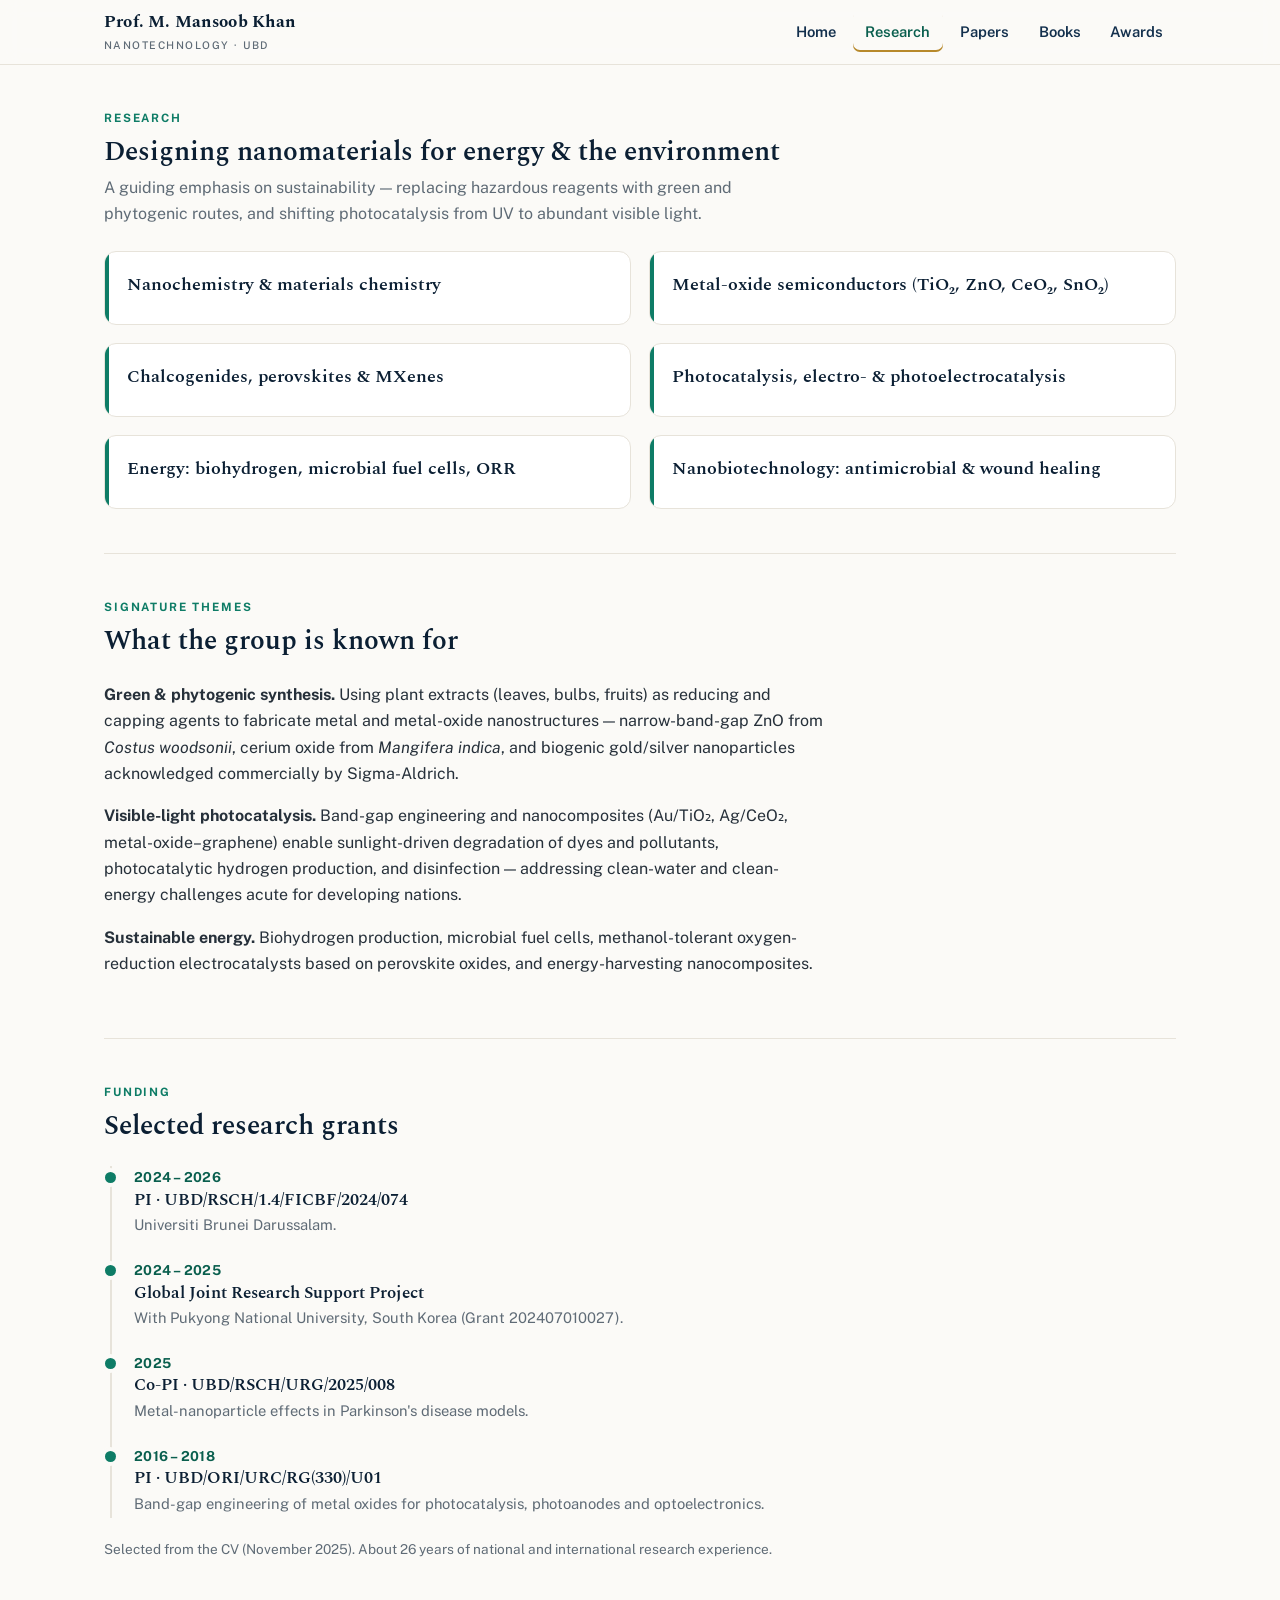
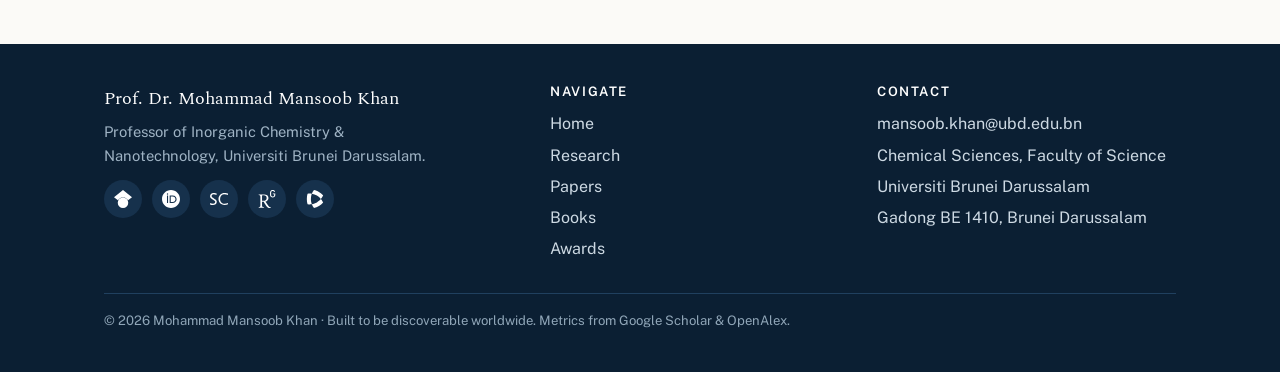
<file: research.html>
<!DOCTYPE html>
<html lang="en"><head>
<meta charset="UTF-8"><meta name="viewport" content="width=device-width, initial-scale=1.0">
<title>Research — Prof. Mohammad Mansoob Khan</title>
<meta name="description" content="Research focus of Prof. Mohammad Mansoob Khan: green/phytogenic nanomaterials, visible-light photocatalysis, metal oxides, chalcogenides, perovskites, MXenes, energy and environmental applications.">
<link rel="canonical" href="https://profmansoobkhan.github.io/research.html">
<meta property="og:type" content="profile"><meta property="og:title" content="Research — Prof. Mohammad Mansoob Khan">
<meta property="og:description" content="Research focus of Prof. Mohammad Mansoob Khan: green/phytogenic nanomaterials, visible-light photocatalysis, metal oxides, chalcogenides, perovskites, MXenes, energy and environmental applications."><meta property="og:url" content="https://profmansoobkhan.github.io/research.html">
<meta property="og:image" content="https://profmansoobkhan.github.io/assets/img/MMK.png">
<meta name="twitter:card" content="summary_large_image">
<link rel="icon" href="assets/img/MMK.png" type="image/png">
<link rel="preconnect" href="https://fonts.googleapis.com"><link rel="preconnect" href="https://fonts.gstatic.com" crossorigin><link href="https://fonts.googleapis.com/css2?family=Spectral:wght@400;500;600;700&family=Public+Sans:wght@400;500;600;700&display=swap" rel="stylesheet">

<style>
:root{
  --ink:#0b1f33; --ink-2:#13304d; --teal:#0e7c66; --teal-d:#0a5f4e;
  --gold:#b7892b; --paper:#fbfaf7; --card:#ffffff; --line:#e7e3da;
  --text:#26303a; --muted:#5f6b76; --soft:#f1efe9;
}
*{margin:0;padding:0;box-sizing:border-box}
html{scroll-behavior:smooth}
body{font-family:"Public Sans",-apple-system,BlinkMacSystemFont,"Segoe UI",sans-serif;color:var(--text);background:var(--paper);line-height:1.65;-webkit-font-smoothing:antialiased}
h1,h2,h3,h4{font-family:"Spectral",Georgia,"Times New Roman",serif;color:var(--ink);line-height:1.2;font-weight:600}
a{color:var(--teal-d);text-decoration:none}
a:hover{text-decoration:underline}
.wrap{max-width:1120px;margin:0 auto;padding:0 24px}
.eyebrow{font-size:.72rem;font-weight:700;letter-spacing:.16em;text-transform:uppercase;color:var(--teal);margin-bottom:.5rem}
/* skip link */
.skip{position:absolute;left:-9999px;top:0;background:var(--ink);color:#fff;padding:.6rem 1rem;z-index:200}
.skip:focus{left:8px;top:8px}
/* header */
header.nav{position:sticky;top:0;z-index:100;background:rgba(251,250,247,.88);backdrop-filter:blur(10px);border-bottom:1px solid var(--line)}
.nav-in{display:flex;align-items:center;gap:18px;height:64px}
.brand{font-family:"Spectral",serif;font-weight:700;color:var(--ink);font-size:1.06rem;letter-spacing:.01em;white-space:nowrap}
.brand:hover{text-decoration:none;color:var(--teal-d)}
.brand small{display:block;font-family:"Public Sans",sans-serif;font-weight:500;font-size:.66rem;letter-spacing:.14em;text-transform:uppercase;color:var(--muted)}
nav.menu{margin-left:auto}
nav.menu ul{list-style:none;display:flex;gap:4px;flex-wrap:wrap}
nav.menu a{display:block;padding:.5rem .8rem;border-radius:7px;color:var(--ink-2);font-weight:600;font-size:.92rem}
nav.menu a:hover{background:var(--soft);text-decoration:none;color:var(--teal-d)}
nav.menu a[aria-current=page]{color:var(--teal-d);box-shadow:inset 0 -2px 0 var(--gold)}
/* mobile nav fix */
@media(max-width:720px){
  .nav-in{height:auto;min-height:56px;flex-direction:column;align-items:flex-start;gap:6px;padding:10px 0}
  .brand{font-size:1rem}
  nav.menu{margin-left:0;width:100%;overflow-x:auto;-webkit-overflow-scrolling:touch}
  nav.menu ul{gap:2px;flex-wrap:nowrap;min-width:max-content}
  nav.menu a{padding:.4rem .6rem;font-size:.88rem}
}
/* hero */
.hero{display:grid;grid-template-columns:300px 1fr;gap:48px;align-items:center;padding:64px 0 40px}
.hero-photo{position:relative}
.hero-photo img{width:100%;border-radius:14px 14px 14px 60px;border:1px solid var(--line);box-shadow:0 24px 50px -24px rgba(11,31,51,.45);display:block}
.hero-photo::after{content:"";position:absolute;inset:14px -14px -14px 14px;border:1.5px solid var(--gold);border-radius:14px 14px 14px 60px;z-index:-1}
.hero h1{font-size:clamp(2rem,4.2vw,3rem);margin:.2rem 0 .4rem}
.hero .role{font-size:1.18rem;color:var(--ink-2);font-family:"Spectral",serif;font-weight:500}
.hero .affil{color:var(--muted);margin:.5rem 0 1.1rem}
.hero .affil b{color:var(--teal-d)}
.lead{font-size:1.06rem;color:var(--text);max-width:60ch}
@media(max-width:820px){.hero{grid-template-columns:1fr;gap:28px;padding:36px 0 24px;text-align:left}.hero-photo{max-width:240px}}
/* profile chips */
.chips{display:flex;flex-wrap:wrap;gap:10px;margin-top:20px}
.chip{display:inline-flex;align-items:center;gap:9px;padding:9px 15px;border:1px solid var(--line);border-radius:999px;background:var(--card);font-weight:600;font-size:.86rem;color:var(--ink-2);transition:transform .15s,box-shadow .15s,border-color .15s}
.chip:hover{text-decoration:none;transform:translateY(-2px);box-shadow:0 8px 18px -10px rgba(11,31,51,.5);border-color:var(--teal)}
.chip .ic{width:24px;height:24px;border-radius:50%;display:flex;align-items:center;justify-content:center;flex:0 0 24px}
/* metric band */
.band{background:linear-gradient(180deg,#0b1f33,#13304d);color:#eaf1f6;border-radius:16px;padding:30px 26px;margin:8px 0 6px}
.band .eyebrow{color:#7fd2bf}
.mrow{display:grid;grid-template-columns:repeat(6,1fr);gap:14px;margin-top:6px}
.metric{padding:6px 4px}
.metric .n{font-family:"Spectral",serif;font-size:1.9rem;font-weight:700;color:#fff;line-height:1}
.metric .l{font-size:.74rem;color:#9fb3c4;margin-top:6px;letter-spacing:.02em}
.metric.accent .n{color:var(--gold-l,#e9c870)}
@media(max-width:760px){.mrow{grid-template-columns:repeat(3,1fr);gap:18px 10px}}
@media(max-width:420px){.mrow{grid-template-columns:repeat(2,1fr)}}
.livenote{font-size:.78rem;color:var(--muted);margin-top:12px}
.livedot{display:none;width:8px;height:8px;border-radius:50%;background:#21c08b;vertical-align:middle;margin-right:5px;animation:pulse 2s infinite}
@keyframes pulse{0%,100%{opacity:1}50%{opacity:.4}}
/* sections */
section.block{padding:44px 0;border-top:1px solid var(--line)}
.sec-head{margin-bottom:24px}
.sec-head h2{font-size:1.7rem}
.sec-head p{color:var(--muted);max-width:70ch;margin-top:6px}
.prose p{margin-bottom:1rem;max-width:72ch}
/* feature grid */
.fgrid{display:grid;grid-template-columns:repeat(2,1fr);gap:18px}
@media(max-width:720px){.fgrid{grid-template-columns:1fr}}
.feat{background:var(--card);border:1px solid var(--line);border-radius:12px;padding:22px 22px;position:relative;overflow:hidden}
.feat::before{content:"";position:absolute;left:0;top:0;bottom:0;width:4px;background:var(--teal)}
.feat h3{font-size:1.12rem;margin-bottom:.4rem;color:var(--ink)}
.feat p{color:var(--muted);font-size:.95rem}
/* affiliations */
.afrow{display:grid;grid-template-columns:repeat(3,1fr);gap:18px}
@media(max-width:720px){.afrow{grid-template-columns:1fr}}
.afcard{border:1px solid var(--line);border-radius:12px;padding:22px;background:var(--card);display:flex;gap:14px;align-items:flex-start}
.afcard .mono{width:52px;height:52px;border-radius:11px;flex:0 0 52px;display:flex;align-items:center;justify-content:center;font-family:"Spectral",serif;font-weight:700;color:#fff;font-size:1.05rem;letter-spacing:.02em}
.afcard h3{font-size:1.02rem}
.afcard .yr{color:var(--muted);font-size:.85rem;margin-top:2px}
.afcard .ro{color:var(--teal-d);font-weight:600;font-size:.85rem}
/* timeline */
.tl{list-style:none;border-left:2px solid var(--line);margin-left:6px;padding-left:0}
.tl li{position:relative;margin:0 0 20px 22px;padding-bottom:2px}
.tl li::before{content:"";position:absolute;left:-29px;top:6px;width:11px;height:11px;border-radius:50%;background:var(--teal);box-shadow:0 0 0 4px var(--paper)}
.tl .when{font-weight:700;color:var(--teal-d);font-size:.86rem;letter-spacing:.02em}
.tl h3{font-size:1.04rem;margin:.1rem 0 .15rem}
.tl p{color:var(--muted);font-size:.92rem}
/* profile cards (papers) */
.pcards{display:grid;grid-template-columns:repeat(3,1fr);gap:16px}
@media(max-width:820px){.pcards{grid-template-columns:repeat(2,1fr)}}
@media(max-width:480px){.pcards{grid-template-columns:1fr}}
.pcard{border:1px solid var(--line);border-radius:14px;padding:22px;background:var(--card);display:flex;flex-direction:column;gap:6px;transition:transform .15s,box-shadow .15s}
.pcard:hover{text-decoration:none;transform:translateY(-3px);box-shadow:0 16px 30px -18px rgba(11,31,51,.5)}
.pcard .ic{width:46px;height:46px;border-radius:12px;display:flex;align-items:center;justify-content:center;margin-bottom:6px}
.pcard h3{font-size:1.06rem}
.pcard p{color:var(--muted);font-size:.85rem}
.pcard .go{margin-top:auto;color:var(--teal-d);font-weight:700;font-size:.84rem}
/* pub list */
.pubs{list-style:none}
.pubs li{background:var(--card);border:1px solid var(--line);border-left:4px solid var(--teal);border-radius:10px;padding:14px 18px;margin-bottom:12px}
.pubs .venue{color:var(--muted);font-style:italic}
.pubs .doi a{font-size:.86rem;word-break:break-word}
.pubs .cit{display:inline-block;margin-top:4px;font-size:.8rem;font-weight:700;color:var(--gold);background:#fbf3df;padding:2px 9px;border-radius:999px}
.yhead{font-family:"Spectral",serif;color:var(--teal-d);font-weight:700;margin:22px 0 10px;font-size:1.05rem;letter-spacing:.02em}
.livetag{background:#21c08b;color:#fff;font-size:.62rem;font-weight:800;letter-spacing:.12em;padding:3px 9px;border-radius:999px;vertical-align:middle;margin-left:8px}
/* buttons */
.btns{display:flex;flex-wrap:wrap;gap:12px;margin:6px 0 4px}
.btn{display:inline-flex;align-items:center;gap:9px;padding:12px 20px;border-radius:10px;font-weight:700;font-size:.92rem;border:1px solid transparent}
.btn .ic{width:22px;height:22px;border-radius:50%;display:flex;align-items:center;justify-content:center}
.btn.scholar{background:#4285F4;color:#fff}
.btn.scopus{background:#E9711C;color:#fff}
.btn:hover{text-decoration:none;filter:brightness(1.07);transform:translateY(-1px)}
/* books */
.bgrid{display:grid;grid-template-columns:repeat(3,1fr);gap:24px}
@media(max-width:760px){.bgrid{grid-template-columns:repeat(2,1fr)}}
@media(max-width:460px){.bgrid{grid-template-columns:1fr}}
.book{background:var(--card);border:1px solid var(--line);border-radius:12px;overflow:hidden;display:flex;flex-direction:column}
.book img{width:100%;height:300px;object-fit:cover;border-bottom:1px solid var(--line)}
.book .bbody{padding:16px 16px 18px}
.book h3{font-size:1.02rem;line-height:1.25}
.book .meta{color:var(--muted);font-size:.84rem;margin:6px 0 10px}
.book .role-pill{display:inline-block;font-size:.7rem;font-weight:700;letter-spacing:.08em;text-transform:uppercase;color:var(--teal-d);background:#e7f3ef;padding:2px 8px;border-radius:999px}
.book a.vlink{display:inline-block;margin-top:10px;font-weight:700;font-size:.84rem}
/* contact */
.cgrid{display:grid;grid-template-columns:repeat(3,1fr);gap:18px}
@media(max-width:720px){.cgrid{grid-template-columns:1fr}}
.cbox{border:1px solid var(--line);border-radius:12px;padding:20px;background:var(--card)}
.cbox h3{font-size:1.02rem;margin-bottom:.4rem}
.cbox p,.cbox a{font-size:.92rem}
/* footer */
footer.site{background:var(--ink);color:#cdd9e3;margin-top:40px}
footer.site .wrap{padding:40px 24px}
.fcol-row{display:grid;grid-template-columns:1.4fr 1fr 1fr;gap:28px}
@media(max-width:720px){.fcol-row{grid-template-columns:1fr}}
footer.site h4{color:#fff;font-size:.82rem;letter-spacing:.12em;text-transform:uppercase;margin-bottom:.7rem;font-family:"Public Sans",sans-serif}
footer.site ul{list-style:none}
footer.site li{margin:.3rem 0}
footer.site a{color:#cdd9e3}
footer.site a:hover{color:#fff}
.fbrand{font-family:"Spectral",serif;font-size:1.15rem;color:#fff;margin-bottom:.3rem}
.fbot{border-top:1px solid #20405f;margin-top:26px;padding-top:16px;font-size:.82rem;color:#90a6b8}
.fchips{display:flex;gap:10px;margin-top:12px;flex-wrap:wrap}
.fchips a{width:38px;height:38px;border-radius:50%;display:flex;align-items:center;justify-content:center;background:#16314c}
.fchips a:hover{background:var(--teal)}
</style>
</head><body>
<a class="skip" href="#main">Skip to content</a>
<header class="nav"><div class="wrap nav-in">
<a class="brand" href="index.html">Prof. M. Mansoob Khan<small>Nanotechnology · UBD</small></a>
<nav class="menu" aria-label="Main"><ul><li><a href="index.html">Home</a></li><li><a href="research.html" aria-current=page>Research</a></li><li><a href="Papers.html">Papers</a></li><li><a href="Books.html">Books</a></li><li><a href="Awards.html">Awards</a></li></ul></nav>
</div></header>
<main id="main">

<div class="wrap">
  <section class="block" style="border-top:none">
    <div class="sec-head"><div class="eyebrow">Research</div><h2>Designing nanomaterials for energy &amp; the environment</h2>
    <p>A guiding emphasis on sustainability — replacing hazardous reagents with green and phytogenic routes, and shifting photocatalysis from UV to abundant visible light.</p></div>
    <div class="fgrid"><div class="feat"><h3>Nanochemistry & materials chemistry</h3></div><div class="feat"><h3>Metal-oxide semiconductors (TiO₂, ZnO, CeO₂, SnO₂)</h3></div><div class="feat"><h3>Chalcogenides, perovskites & MXenes</h3></div><div class="feat"><h3>Photocatalysis, electro- & photoelectrocatalysis</h3></div><div class="feat"><h3>Energy: biohydrogen, microbial fuel cells, ORR</h3></div><div class="feat"><h3>Nanobiotechnology: antimicrobial & wound healing</h3></div></div>
  </section>
  <section class="block">
    <div class="sec-head"><div class="eyebrow">Signature themes</div><h2>What the group is known for</h2></div>
    <div class="prose">
      <p><b>Green &amp; phytogenic synthesis.</b> Using plant extracts (leaves, bulbs, fruits) as reducing and capping agents to fabricate metal and metal-oxide nanostructures — narrow-band-gap ZnO from <em>Costus woodsonii</em>, cerium oxide from <em>Mangifera indica</em>, and biogenic gold/silver nanoparticles acknowledged commercially by Sigma-Aldrich.</p>
      <p><b>Visible-light photocatalysis.</b> Band-gap engineering and nanocomposites (Au/TiO₂, Ag/CeO₂, metal-oxide–graphene) enable sunlight-driven degradation of dyes and pollutants, photocatalytic hydrogen production, and disinfection — addressing clean-water and clean-energy challenges acute for developing nations.</p>
      <p><b>Sustainable energy.</b> Biohydrogen production, microbial fuel cells, methanol-tolerant oxygen-reduction electrocatalysts based on perovskite oxides, and energy-harvesting nanocomposites.</p>
    </div>
  </section>
  <section class="block">
    <div class="sec-head"><div class="eyebrow">Funding</div><h2>Selected research grants</h2></div>
    <ul class="tl"><li><div class="when">2024 – 2026</div><h3>PI · UBD/RSCH/1.4/FICBF/2024/074</h3><p>Universiti Brunei Darussalam.</p></li><li><div class="when">2024 – 2025</div><h3>Global Joint Research Support Project</h3><p>With Pukyong National University, South Korea (Grant 202407010027).</p></li><li><div class="when">2025</div><h3>Co-PI · UBD/RSCH/URG/2025/008</h3><p>Metal-nanoparticle effects in Parkinson's disease models.</p></li><li><div class="when">2016 – 2018</div><h3>PI · UBD/ORI/URC/RG(330)/U01</h3><p>Band-gap engineering of metal oxides for photocatalysis, photoanodes and optoelectronics.</p></li></ul>
    <p style="color:var(--muted);font-size:.85rem">Selected from the CV (November 2025). About 26 years of national and international research experience.</p>
  </section>
</div>

</main>
<footer class="site"><div class="wrap">
<div class="fcol-row">
<div>
<div class="fbrand">Prof. Dr. Mohammad Mansoob Khan</div>
<p style="color:#9fb3c4;font-size:.92rem;max-width:36ch">Professor of Inorganic Chemistry &amp; Nanotechnology, Universiti Brunei Darussalam.</p>
<div class="fchips"><a href="https://scholar.google.com/citations?user=ynzk598AAAAJ&hl=en" target="_blank" rel="me noopener" aria-label="scholar"><svg viewBox="0 0 24 24" width="18" height="18" xmlns="http://www.w3.org/2000/svg" aria-hidden="true" focusable="false"><path fill="#fff" d="M5.242 13.769L0 9.5 12 0l12 9.5-5.242 4.269C17.548 11.249 14.978 9.5 12 9.5c-2.977 0-5.548 1.748-6.758 4.269zM12 10a7 7 0 1 0 0 14 7 7 0 0 0 0-14z"/></svg></a><a href="https://orcid.org/0000-0002-8633-7493" target="_blank" rel="me noopener" aria-label="orcid"><svg viewBox="0 0 24 24" width="18" height="18" xmlns="http://www.w3.org/2000/svg" aria-hidden="true" focusable="false"><path fill="#fff" d="M12 0C5.372 0 0 5.372 0 12s5.372 12 12 12 12-5.372 12-12S18.628 0 12 0zM7.369 4.378c.525 0 .947.431.947.947s-.422.947-.947.947a.95.95 0 0 1-.947-.947c0-.525.422-.947.947-.947zm-.722 3.038h1.444v10.041H6.647V7.416zm3.562 0h3.9c3.712 0 5.344 2.653 5.344 5.025 0 2.578-2.016 5.025-5.325 5.025h-3.919V7.416zm1.444 1.303v7.444h2.297c3.272 0 4.022-2.484 4.022-3.722 0-2.016-1.284-3.722-4.097-3.722h-2.222z"/></svg></a><a href="https://www.scopus.com/authid/detail.uri?authorId=55226652100" target="_blank" rel="me noopener" aria-label="scopus"><svg viewBox="0 0 24 24" width="18" height="18" xmlns="http://www.w3.org/2000/svg" aria-hidden="true" focusable="false"><path fill="#fff" d="M24 19.059l-.14-1.777c-1.426.772-2.945 1.076-4.465 1.076-3.319 0-5.96-2.782-5.96-6.475 0-3.903 2.595-6.31 5.633-6.31 1.917 0 3.39.303 4.792 1.075L24 4.895c-1.286-.608-2.337-.889-4.698-.889-4.534 0-7.97 3.53-7.97 8.017 0 5.12 4.09 7.924 7.9 7.924 1.916 0 3.506-.257 4.768-.888zm-14.954-3.46c0-2.22-1.964-3.225-3.857-4.347C3.716 10.364 2.15 9.756 2.15 8.12c0-1.215.889-2.548 2.642-2.548 1.519 0 2.57.234 3.903 1.029l.117-1.847c-1.239-.514-2.127-.748-4.137-.748C1.8 4.006.047 5.876.047 8.26c0 2.384 2.103 3.413 4.02 4.581 1.426.865 2.922 1.45 2.922 2.992 0 1.496-1.333 2.571-2.922 2.571-1.566 0-2.594-.35-3.786-1.075L0 19.176c1.215.56 2.454.818 4.16.818 2.385 0 4.885-1.473 4.885-4.395z"/></svg></a><a href="https://www.researchgate.net/profile/Mohammad-Mansoob-Khan" target="_blank" rel="me noopener" aria-label="researchgate"><svg viewBox="0 0 24 24" width="18" height="18" xmlns="http://www.w3.org/2000/svg" aria-hidden="true" focusable="false"><path fill="#fff" d="M19.586 0c-.818 0-1.508.19-2.073.565-.563.377-.97.936-1.213 1.68a3.193 3.193 0 0 0-.112.437 8.365 8.365 0 0 0-.078.53 9 9 0 0 0-.05.727c-.01.282-.013.621-.013 1.016a31.121 31.123 0 0 0 .014 1.017 9 9 0 0 0 .05.727 7.946 7.946 0 0 0 .077.53h-.005a3.334 3.334 0 0 0 .113.438c.245.743.65 1.303 1.214 1.68.565.376 1.256.564 2.075.564.8 0 1.536-.213 2.105-.603.57-.39.94-.916 1.175-1.65.076-.235.135-.558.177-.93a10.9 10.9 0 0 0 .043-1.207v-.82c0-.095-.047-.142-.14-.142h-3.064c-.094 0-.14.047-.14.141v.956c0 .094.046.14.14.14h1.666c.056 0 .084.03.084.086 0 .36 0 .62-.036.865-.038.244-.1.447-.147.606-.108.385-.348.664-.638.876-.29.212-.738.35-1.227.35-.545 0-.901-.15-1.21-.353-.306-.203-.517-.454-.67-.915a3.136 3.136 0 0 1-.147-.762 17.366 17.367 0 0 1-.034-.656c-.01-.26-.014-.572-.014-.939a26.401 26.403 0 0 1 .014-.938 15.821 15.822 0 0 1 .035-.656 3.19 3.19 0 0 1 .148-.76 1.89 1.89 0 0 1 .742-1.01c.344-.244.593-.352 1.137-.352.508 0 .815.096 1.144.303.33.207.528.492.764.925.047.094.111.118.198.07l1.044-.43c.075-.048.09-.115.042-.199a3.549 3.549 0 0 0-.466-.742 3 3 0 0 0-.679-.607 3.313 3.313 0 0 0-.903-.41A4.068 4.068 0 0 0 19.586 0zM8.217 5.836c-1.69 0-3.036.086-4.297.086-1.146 0-2.291 0-3.007-.029v.831l1.088.2c.744.144 1.174.488 1.174 2.264v11.288c0 1.777-.43 2.12-1.174 2.263l-1.088.2v.832c.773-.029 2.12-.086 3.465-.086 1.29 0 2.951.057 3.667.086v-.831l-1.49-.2c-.773-.115-1.174-.487-1.174-2.264v-4.784c.688.057 1.29.057 2.206.057 1.748 3.123 3.41 5.472 4.355 6.56.86 1.032 2.177 1.691 3.839 1.691.487 0 1.003-.086 1.318-.23v-.744c-1.031 0-2.063-.716-2.808-1.518-1.26-1.376-2.95-3.582-4.355-6.074 2.32-.545 4.04-2.722 4.04-4.9 0-3.208-2.492-4.698-5.758-4.698zm-.515 1.29c2.406 0 3.839 1.26 3.839 3.552 0 2.263-1.547 3.782-4.097 3.782-.974 0-1.404-.03-2.063-.086v-7.19c.66-.059 1.547-.059 2.32-.059z"/></svg></a><a href="https://www.webofscience.com/wos/author/record/C-6273-2013" target="_blank" rel="me noopener" aria-label="wos"><svg viewBox="0 0 24 24" width="18" height="18" xmlns="http://www.w3.org/2000/svg" aria-hidden="true" focusable="false"><path fill="#fff" d="M11.262 18a20.588 20.588 0 0 0 3.246-1.476 20.954 20.954 0 0 0 2.852-2.064A14.46 14.46 0 0 0 19.82 12c.328.328.622.688.884 1.082.328.394.592.786.788 1.18.262.46.524.886.786 1.28.198.458.394.884.59 1.278a23.172 23.172 0 0 1-2.654 2.46 38.765 38.765 0 0 1-2.952 1.966A29.612 29.612 0 0 1 10.574 24l-.788-1.18c-.26-.46-.524-.886-.786-1.28-.209-.42-.406-.846-.59-1.278l-.59-1.376A20.4 20.4 0 0 0 11.26 18h.002zm2.754-16.918a29.61 29.61 0 0 1 3.246 1.574c.984.59 1.968 1.246 2.952 1.966a47.566 47.566 0 0 1 2.654 2.46c-.196.46-.392.886-.59 1.28-.26.458-.524.884-.786 1.278a6.16 6.16 0 0 1-.788 1.18c-.273.409-.568.803-.884 1.18a18.072 18.072 0 0 0-2.46-2.558 20.936 20.936 0 0 0-2.852-2.064 20.4 20.4 0 0 0-6.688-2.36l.59-1.38c.196-.392.394-.82.59-1.278l.786-1.18.788-1.18c1.18.262 2.328.622 3.442 1.082zm-7.574 18c-.524.066-1.016.1-1.474.1H3.492c-.46 0-.92-.034-1.378-.1a34.28 34.28 0 0 1-.786-3.54 32.942 32.942 0 0 1 0-7.18c.196-1.18.46-2.33.786-3.444l1.378-.196h1.476c.46 0 .95.032 1.474.098l1.378.196-.59 1.77c-.262.984-.46 2-.59 3.05-.066.984-.1 2-.1 3.05.066 1.048.198 2.064.394 3.048.262 1.05.558 2.034.886 2.952-.46.13-.92.196-1.378.196z"/></svg></a></div>
</div>
<div><h4>Navigate</h4><ul>
<li><a href="index.html">Home</a></li><li><a href="research.html">Research</a></li>
<li><a href="Papers.html">Papers</a></li><li><a href="Books.html">Books</a></li><li><a href="Awards.html">Awards</a></li></ul></div>
<div><h4>Contact</h4><ul>
<li><a href="mailto:mansoob.khan@ubd.edu.bn">mansoob.khan@ubd.edu.bn</a></li>
<li>Chemical Sciences, Faculty of Science</li>
<li>Universiti Brunei Darussalam</li>
<li>Gadong BE 1410, Brunei Darussalam</li></ul></div>
</div>
<div class="fbot">© 2026 Mohammad Mansoob Khan · Built to be discoverable worldwide. Metrics from Google Scholar &amp; OpenAlex.</div>
</div></footer>

</body></html>
</file>
<file: assets/css/live.css>
/* Live-data components: metric band extras, citations chart, growth strip, publication browser */
.metric .s{font-size:.68rem;color:#8fa5b8;margin-top:4px;line-height:1.35;min-height:1em}
.band .livenote{color:#b9c8d6}
.band .livenote a{color:#9fe0d0;text-decoration:underline}
.livedot.on{display:inline-block}
.stale .livedot.on{background:#e0a23a;animation:none}

.growth{display:grid;grid-template-columns:repeat(3,1fr);gap:14px;margin-top:22px}
.growth .g{background:var(--card);border:1px solid var(--line);border-radius:12px;padding:16px 18px}
.growth .g b{display:block;font-family:"Spectral",Georgia,serif;font-size:1.5rem;color:var(--ink);line-height:1.1}
.growth .g span{font-size:.8rem;color:var(--muted)}
@media(max-width:620px){.growth{grid-template-columns:1fr}}

.chartcard{background:var(--card);border:1px solid var(--line);border-radius:14px;padding:22px 22px 14px;position:relative}
.chartcard h3{font-size:1.1rem;margin-bottom:2px}
.chartcard .sub{font-size:.82rem;color:var(--muted);margin-bottom:10px}
.chartbox{position:relative}
.chartbox svg{display:block;width:100%;height:auto;overflow:visible}
.chartbox .bar{fill:var(--teal);transition:fill .12s}
.chartbox .hit{fill:transparent;cursor:default}
.chartbox .col:hover .bar,.chartbox .col:focus .bar{fill:var(--ink)}
.chartbox .col:focus{outline:none}
.chartbox .col:focus-visible .hit{stroke:var(--ink);stroke-width:1.5}
.chartbox .partial{fill:url(#mmk-hatch)}
.chartbox .grid{stroke:var(--line);stroke-width:1}
.chartbox .base{stroke:#b9b4a7;stroke-width:1}
.chartbox text{font-family:"Public Sans",-apple-system,"Segoe UI",sans-serif;font-size:11px;fill:var(--muted)}
.chartbox text.val{fill:var(--ink);font-weight:700}
.tip{position:absolute;pointer-events:none;background:var(--ink);color:#fff;font-size:.78rem;line-height:1.35;padding:7px 10px;border-radius:8px;transform:translate(-50%,-100%);white-space:nowrap;opacity:0;transition:opacity .1s;z-index:5}
.tip.show{opacity:1}
.tip b{font-size:.92rem}
.chartnote{font-size:.76rem;color:var(--muted);margin-top:8px}
details.tableview{margin-top:8px;font-size:.84rem}
details.tableview summary{cursor:pointer;color:var(--teal-d);font-weight:600}
details.tableview table{border-collapse:collapse;margin-top:8px}
details.tableview th,details.tableview td{padding:3px 14px 3px 0;text-align:right;border-bottom:1px solid var(--line)}
details.tableview th:first-child,details.tableview td:first-child{text-align:left}

/* publication browser */
.pubtools{display:flex;flex-wrap:wrap;gap:10px;align-items:center;margin:0 0 14px}
.pubtools input[type=search],.pubtools select{font:inherit;font-size:.92rem;padding:10px 12px;border:1px solid #cfc9bb;border-radius:9px;background:#fff;color:var(--text);min-height:44px}
.pubtools input[type=search]{flex:1 1 240px;min-width:0}
.pubtools input:focus,.pubtools select:focus{outline:2px solid var(--teal);outline-offset:1px}
.pubcount{font-size:.84rem;color:var(--muted);margin:0 0 12px}
.pubs li .meta{display:flex;flex-wrap:wrap;gap:6px 8px;align-items:center;margin-top:6px}
.pubs li .authors{display:block;font-size:.86rem;color:var(--muted);margin-top:2px}
.pubs .tag{display:inline-block;font-size:.72rem;font-weight:700;padding:2px 9px;border-radius:999px;background:var(--soft);color:var(--ink-2)}
.pubs .tag.oa{background:#e3f4ee;color:var(--teal-d)}
.pubs li .cit{margin-top:0}
.more{display:block;margin:18px auto 0;font:inherit;font-weight:700;font-size:.92rem;padding:12px 22px;border-radius:10px;border:1px solid var(--ink);background:#fff;color:var(--ink);cursor:pointer;min-height:44px}
.more:hover{background:var(--ink);color:#fff}
.srconly{position:absolute;left:-9999px}

/* Stanford–Elsevier ranking panel */
.rankgrid{display:grid;grid-template-columns:repeat(4,1fr);gap:14px}
.rk{background:var(--card);border:1px solid var(--line);border-radius:12px;padding:18px}
.rk b{display:block;font-family:"Spectral",Georgia,serif;font-size:1.9rem;line-height:1.1;color:var(--ink)}
.rk b small{font-size:.85rem;font-weight:600;color:var(--muted);font-family:"Public Sans",-apple-system,"Segoe UI",sans-serif}
.rk span{display:block;font-size:.84rem;color:var(--muted);margin-top:6px;line-height:1.45}
.rk.top{background:var(--ink);border-color:var(--ink)}
.rk.top b{color:#e9c46a}
.rk.top span{color:#c9d6e2}
@media(max-width:900px){.rankgrid{grid-template-columns:repeat(2,1fr)}}
@media(max-width:480px){.rankgrid{grid-template-columns:1fr}}
.ranktable{width:100%;border-collapse:collapse;margin-top:18px;font-size:.9rem}
.ranktable th,.ranktable td{padding:10px 12px;text-align:right;border-bottom:1px solid var(--line)}
.ranktable th:first-child{text-align:left}
.ranktable thead th{font-size:.74rem;text-transform:uppercase;letter-spacing:.06em;color:var(--muted)}
.ranktable tbody th{font-weight:600;color:var(--ink)}
@media(max-width:620px){.ranktable{display:block;overflow-x:auto;white-space:nowrap}}
</file>
